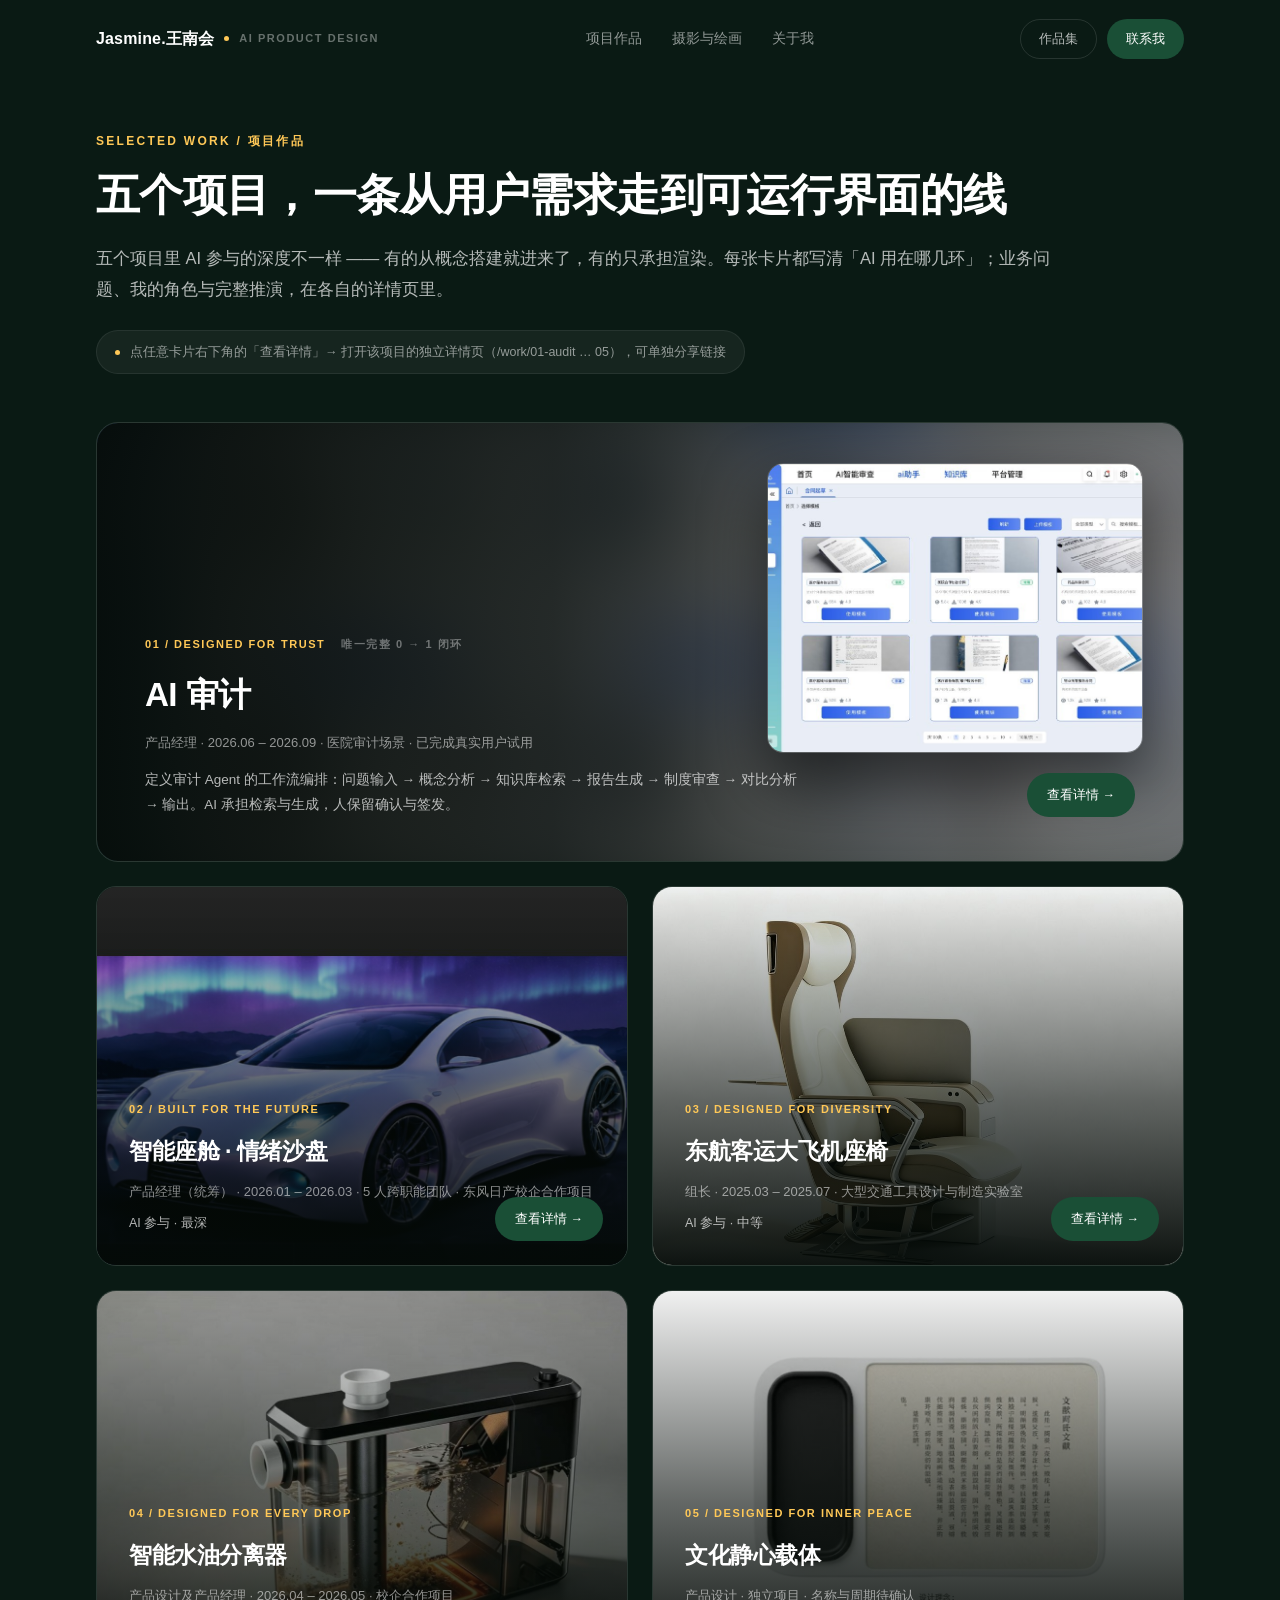
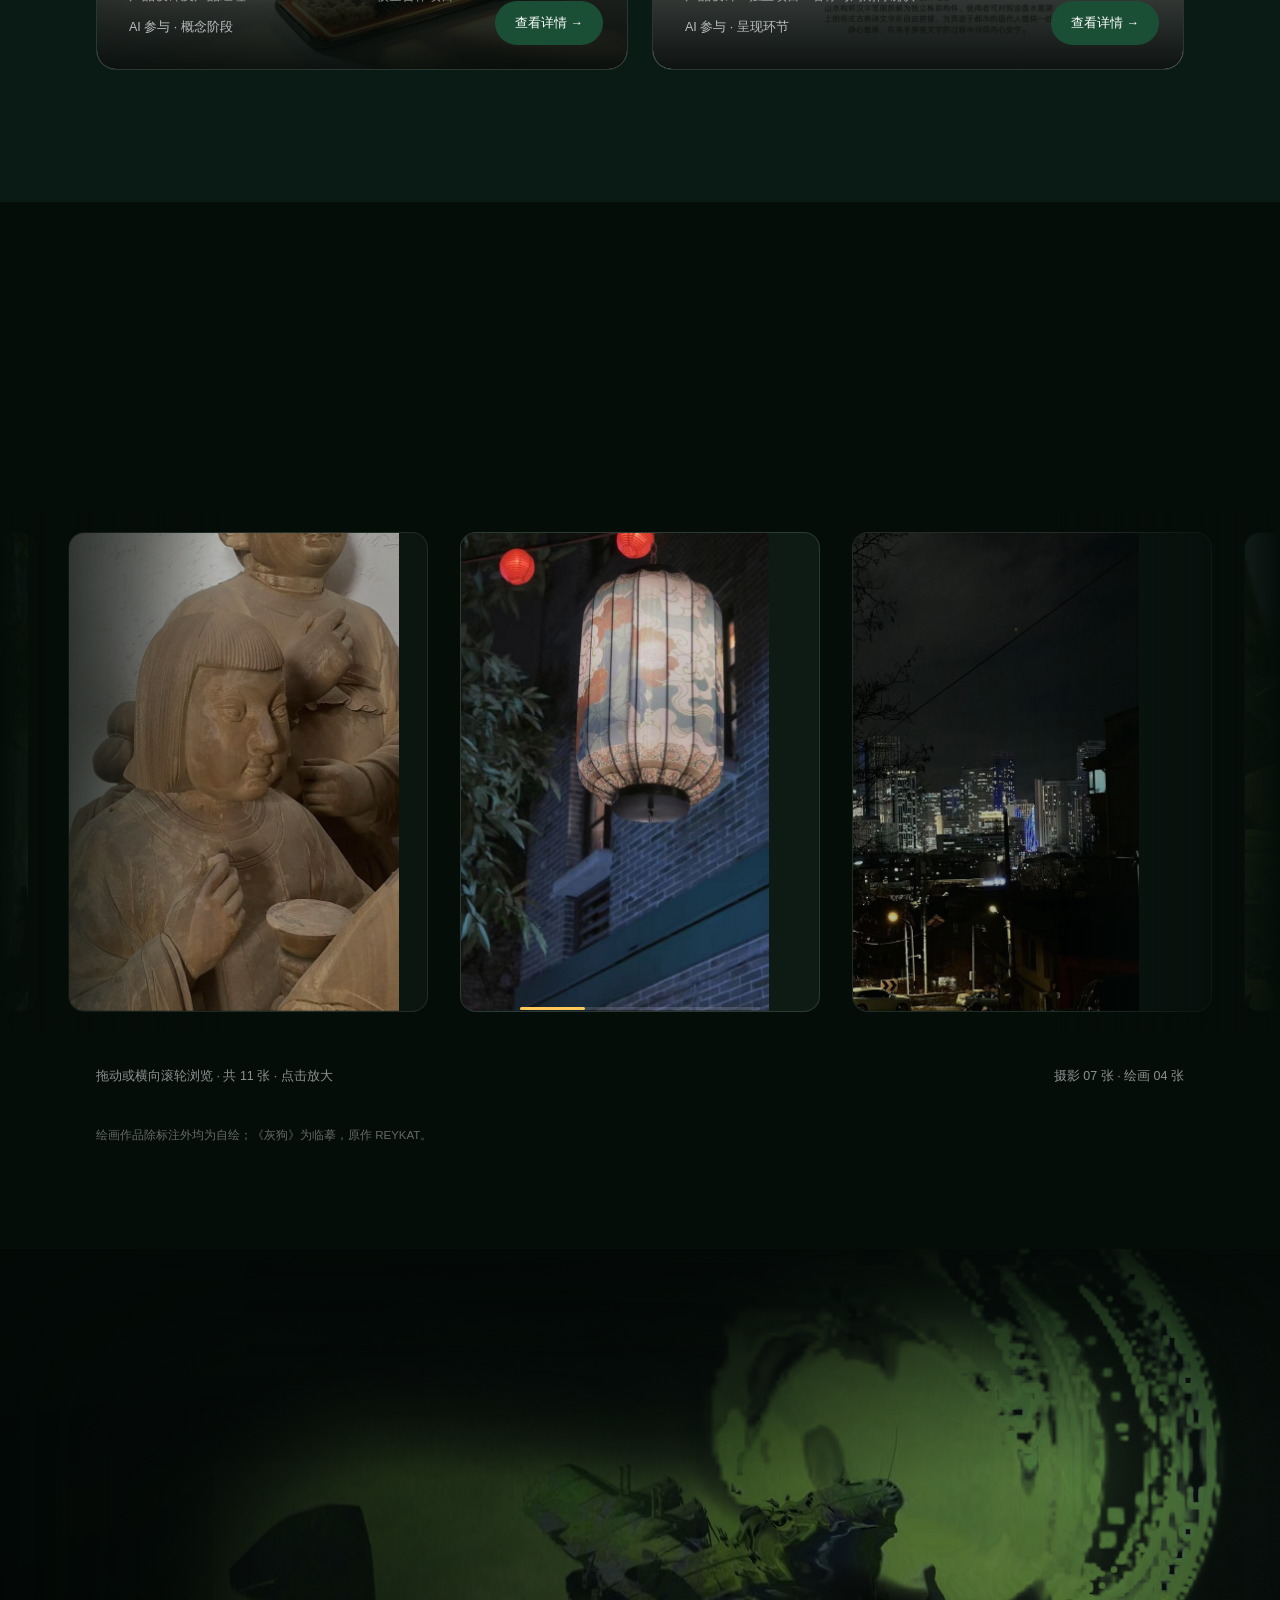
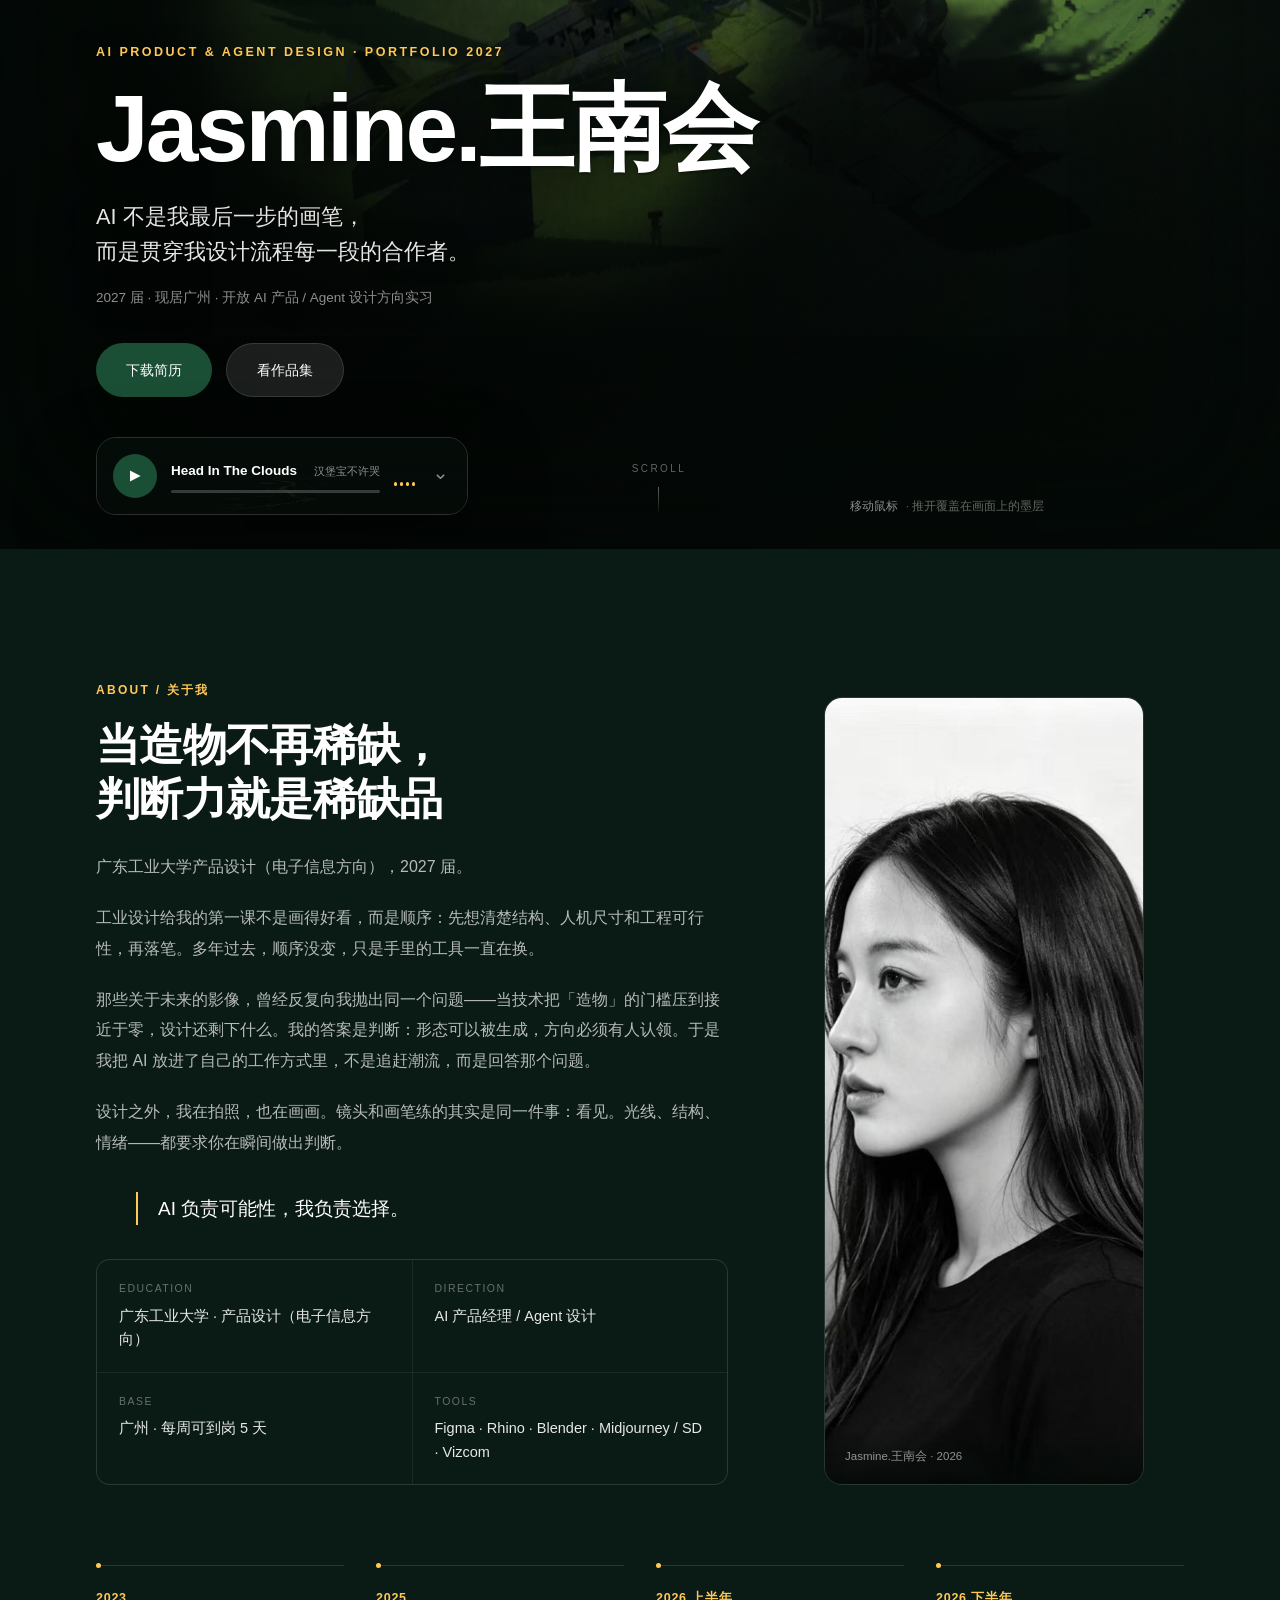
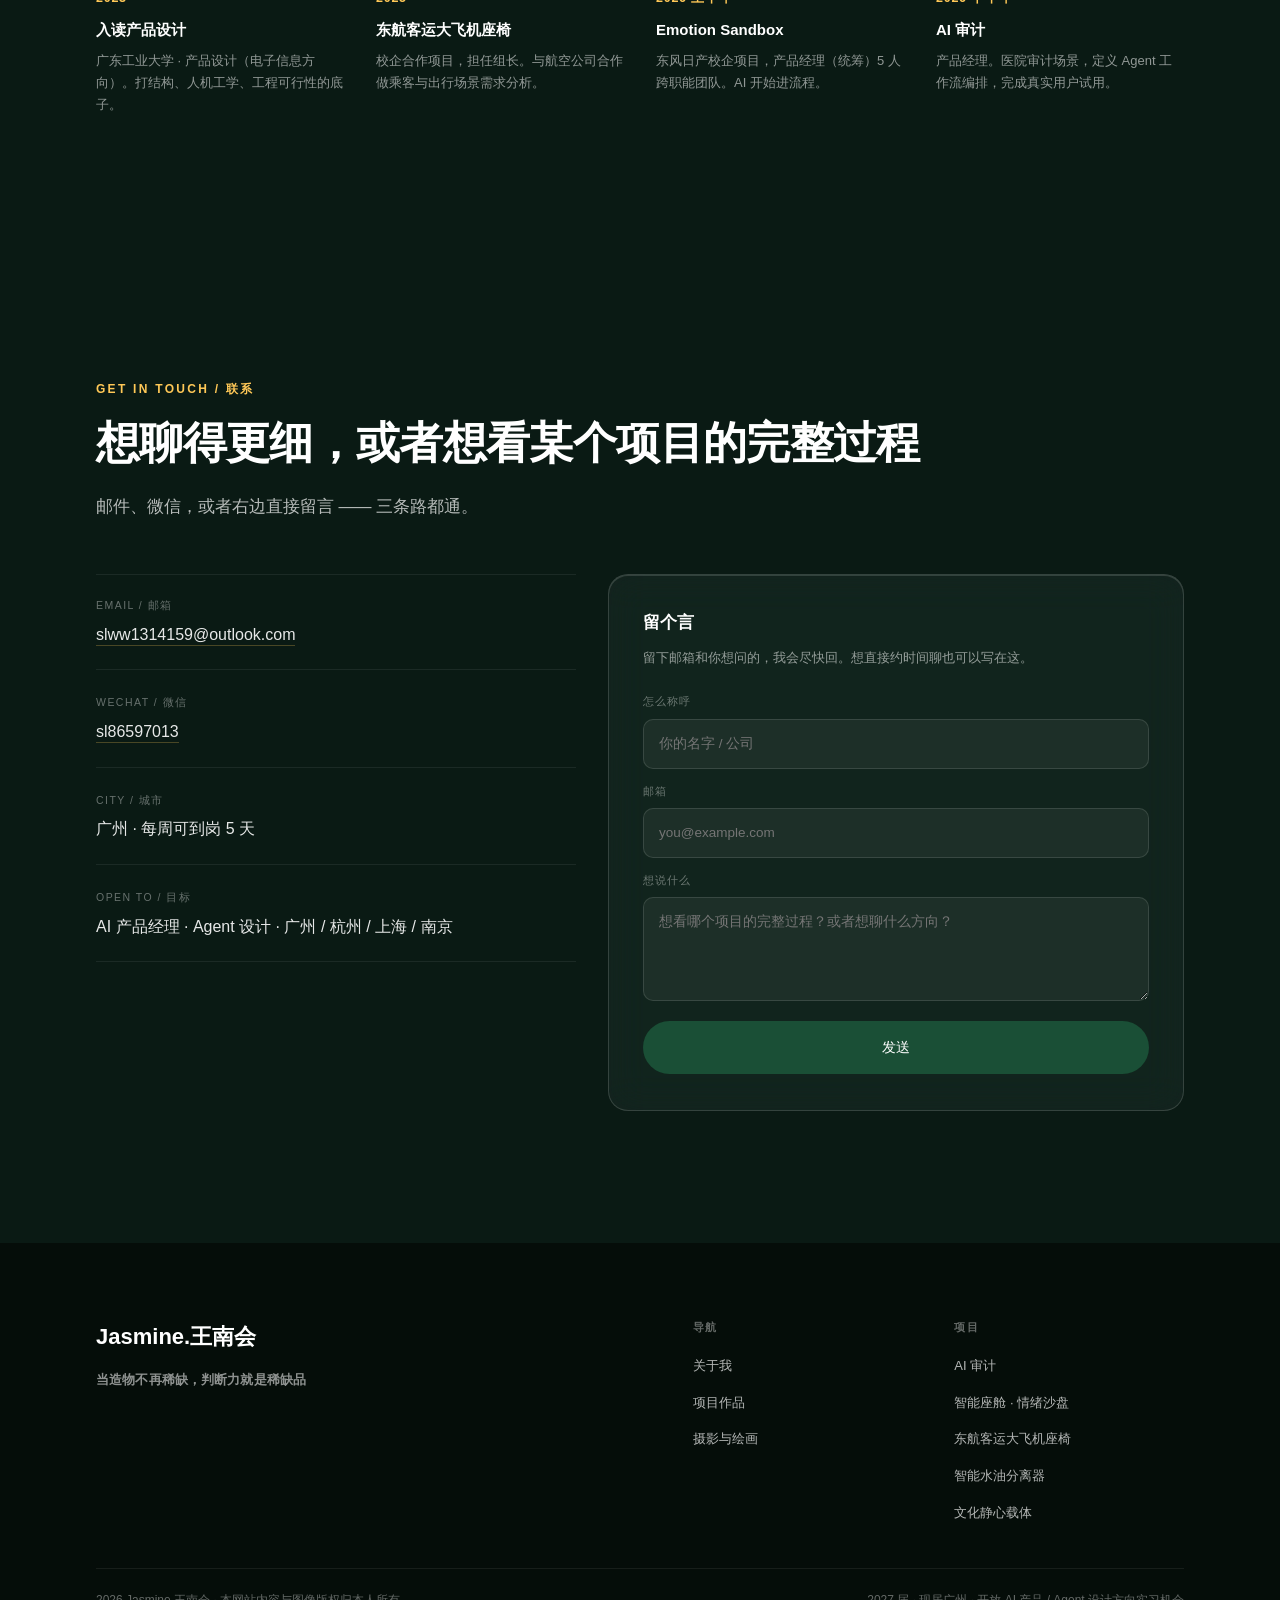
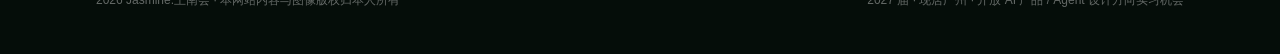
<file: index.html>
<!DOCTYPE html>
<html lang="zh-CN">
<head>
<meta charset="UTF-8">
<meta name="viewport" content="width=device-width, initial-scale=1">
<title>Jasmine.王南会 · AI 产品设计作品集 2026</title>
<meta name="description" content="Jasmine.王南会 — 2027 届，AI 产品 / Agent 设计方向。AI 负责可能性，我负责选择。">
<link rel="icon" href="data:image/svg+xml,%3Csvg xmlns='http://www.w3.org/2000/svg' viewBox='0 0 32 32'%3E%3Crect width='32' height='32' rx='8' fill='%230A1A14'/%3E%3Cpath d='M6 10.5 10.5 22 16 13.5 21.5 22 26 10.5' fill='none' stroke='%23FFC857' stroke-width='2.6' stroke-linecap='round' stroke-linejoin='round'/%3E%3C/svg%3E">
<meta name="theme-color" content="#0A1A14">
<meta property="og:type" content="website">
<meta property="og:site_name" content="Jasmine.王南会 · AI 产品设计作品集">
<meta property="og:locale" content="zh_CN">
<meta property="og:title" content="Jasmine.王南会 · AI 产品设计作品集 2026">
<meta property="og:description" content="AI 负责可能性，我负责选择。2027 届 · 产品设计（电子信息方向），开放 AI 产品 / Agent 设计方向实习。">
<meta property="og:url" content="https://wnagtu-ux.github.io/">
<meta property="og:image" content="https://wnagtu-ux.github.io/assets/img/hero-field.jpg">
<meta property="og:image:width" content="1200">
<meta property="og:image:height" content="557">
<meta property="og:image:alt" content="Jasmine.王南会 · AI 产品设计作品集">
<meta name="twitter:card" content="summary_large_image">
<meta name="twitter:title" content="Jasmine.王南会 · AI 产品设计作品集 2026">
<meta name="twitter:description" content="AI 负责可能性，我负责选择。2027 届 · 产品设计（电子信息方向）。">
<meta name="twitter:image" content="https://wnagtu-ux.github.io/assets/img/hero-field.jpg">
<link rel="stylesheet" href="assets/css/site.css">
<style>
  .bento__cover--blur img{ filter:blur(38px) saturate(1.15) brightness(.52); transform:scale(1.18); }
</style>
<noscript><style>.rv{opacity:1 !important;transform:none !important}</style></noscript>
<style>.personal-zone{scroll-margin-top:90px}#top{scroll-margin-top:0}</style>
</head>
<body>

<!-- ===================== NAV ===================== -->
<header class="nav" id="nav">
  <div class="nav__in">
    <a class="nav__brand" href="#top">
      <span>Jasmine.王南会</span><i class="nav__dot"></i><span class="nav__tag">AI Product Design</span>
    </a>
    <nav class="nav__links">
      <a class="nav__link" href="#work">项目作品</a>
      <a class="nav__link" href="#photo">摄影与绘画</a>
      <a class="nav__link" href="#profile">关于我</a>
    </nav>
    <div class="nav__acts">
      <a class="pill" href="#work">作品集</a>
      <a class="pill pill--solid" href="#contact">联系我</a>
      <button class="nav__burger" aria-label="菜单"><i></i><i></i></button>
    </div>
  </div>
</header>

<main id="top">
<!-- ===================== 项目作品 ===================== -->
<section class="section" id="work">
  <div class="wrap">
    <div class="rv">
      <div class="eyebrow">SELECTED WORK / 项目作品</div>
      <h1 class="h2">五个项目，一条从用户需求走到可运行界面的线</h1>
      <p class="lead">五个项目里 AI 参与的深度不一样 —— 有的从概念搭建就进来了，有的只承担渲染。每张卡片都写清「AI 用在哪几环」；业务问题、我的角色与完整推演，在各自的详情页里。</p>
      <div class="hintbar"><i></i><span>点任意卡片右下角的「查看详情」→ 打开该项目的独立详情页（/work/01-audit … 05），可单独分享链接</span></div>
    </div>

    <div class="bento">
      <!-- 01 宽卡 -->
      <a class="bento__wide rv" href="work/01-audit.html">
        <div class="bento__cover bento__cover--blur"><img src="assets/img/cover-01.jpg" alt="AI 审计产品界面"></div>
        <div class="bento__ov"></div>
        <div class="bento__shot"><img src="assets/img/cover-01.jpg" alt="审计界面"></div>
        <div class="bento__body">
          <div class="bento__row"><span class="bento__claim">01 / DESIGNED FOR TRUST</span><span class="bento__depth">唯一完整 0 → 1 闭环</span></div>
          <h3 class="bento__title">AI 审计</h3>
          <p class="bento__meta">产品经理 · 2026.06 – 2026.09 · 医院审计场景 · 已完成真实用户试用</p>
          <p class="bento__desc">定义审计 Agent 的工作流编排：问题输入 → 概念分析 → 知识库检索 → 报告生成 → 制度审查 → 对比分析 → 输出。AI 承担检索与生成，人保留确认与签发。</p>
        </div>
        <span class="bento__go">查看详情 →</span>
      </a>

      <!-- 02 -->
      <a class="bento__sm rv" href="work/02-cockpit.html">
        <div class="bento__cover"><img src="assets/img/cover-02.jpg" alt="智能座舱外观渲染"></div>
        <div class="bento__ov"></div>
        <div class="bento__body">
          <div class="bento__row"><span class="bento__claim">02 / BUILT FOR THE FUTURE</span></div>
          <h3 class="bento__title">智能座舱 · 情绪沙盘</h3>
          <p class="bento__meta">产品经理（统筹） · 2026.01 – 2026.03 · 5 人跨职能团队 · 东风日产校企合作项目</p>
          <p class="bento__desc">AI 参与 · 最深</p>
        </div>
        <span class="bento__go">查看详情 →</span>
      </a>

      <!-- 03 -->
      <a class="bento__sm rv" href="work/03-seat.html">
        <div class="bento__cover"><img src="assets/img/cover-03.jpg" alt="东航客运大飞机座椅"></div>
        <div class="bento__ov"></div>
        <div class="bento__body">
          <div class="bento__row"><span class="bento__claim">03 / DESIGNED FOR DIVERSITY</span></div>
          <h3 class="bento__title">东航客运大飞机座椅</h3>
          <p class="bento__meta">组长 · 2025.03 – 2025.07 · 大型交通工具设计与制造实验室</p>
          <p class="bento__desc">AI 参与 · 中等</p>
        </div>
        <span class="bento__go">查看详情 →</span>
      </a>

      <!-- 04 -->
      <a class="bento__sm rv" href="work/04-separator.html">
        <div class="bento__cover"><img src="assets/img/cover-04.jpg" alt="智能水油分离器"></div>
        <div class="bento__ov"></div>
        <div class="bento__body">
          <div class="bento__row"><span class="bento__claim">04 / DESIGNED FOR EVERY DROP</span></div>
          <h3 class="bento__title">智能水油分离器</h3>
          <p class="bento__meta">产品设计及产品经理 · 2026.04 – 2026.05 · 校企合作项目</p>
          <p class="bento__desc">AI 参与 · 概念阶段</p>
        </div>
        <span class="bento__go">查看详情 →</span>
      </a>

      <!-- 05 -->
      <a class="bento__sm rv" href="work/05-culture.html">
        <div class="bento__cover"><img src="assets/img/cover-05.jpg" alt="文化静心载体"></div>
        <div class="bento__ov"></div>
        <div class="bento__body">
          <div class="bento__row"><span class="bento__claim">05 / DESIGNED FOR INNER PEACE</span></div>
          <h3 class="bento__title">文化静心载体</h3>
          <p class="bento__meta">产品设计 · 独立项目 · 名称与周期待确认</p>
          <p class="bento__desc">AI 参与 · 呈现环节</p>
        </div>
        <span class="bento__go">查看详情 →</span>
      </a>
    </div>
  </div>
</section>

<!-- ===================== 摄影与绘画 ===================== -->
<section class="photo" id="photo">
  <div class="photo__head">
    <div class="wrap rv">
      <div class="eyebrow" style="color:var(--gold)">PHOTOGRAPHY &amp; PAINTING / 摄影与绘画</div>
      <h2 class="h2">镜头和画笔练的是同一件事 —— 看见</h2>
      <p class="lead">光线、结构、情绪，都要求在瞬间做出判断。这里放的只是其中一部分。</p>
    </div>
  </div>

  <div class="carousel" id="carousel">
    <div class="carousel__track">
      <div class="plane" data-i="0"><img class="plane__img" src="assets/img/plane-01.jpg" alt="落羽杉"><div class="plane__cap">01　落羽杉 · 摄影</div></div>
      <div class="plane" data-i="1"><img class="plane__img" src="assets/img/plane-02.jpg" alt="木雕造像"><div class="plane__cap">02　木雕造像 · 摄影</div></div>
      <div class="plane" data-i="2"><img class="plane__img" src="assets/img/plane-03.jpg" alt="灯笼"><div class="plane__cap">03　灯笼 · 摄影</div></div>
      <div class="plane" data-i="3"><img class="plane__img" src="assets/img/plane-04.jpg" alt="夜色城市"><div class="plane__cap">04　夜色城市 · 摄影</div></div>
      <div class="plane" data-i="4"><img class="plane__img" src="assets/img/plane-05.jpg" alt="花园雕塑"><div class="plane__cap">05　花园雕塑 · 绘画</div></div>
      <div class="plane" data-i="5"><img class="plane__img" src="assets/img/plane-06.jpg" alt="白衣背影"><div class="plane__cap">06　白衣背影 · 绘画</div></div>
      <div class="plane" data-i="6"><img class="plane__img" src="assets/img/plane-07.jpg" alt="雪地"><div class="plane__cap">07　雪地 · 摄影</div></div>
      <div class="plane" data-i="7"><img class="plane__img" src="assets/img/plane-08.jpg" alt="长椅读书"><div class="plane__cap">08　长椅读书 · 摄影</div></div>
      <div class="plane" data-i="8"><img class="plane__img" src="assets/img/plane-09.jpg" alt="烟囱与蒸汽"><div class="plane__cap">09　烟囱与蒸汽 · 摄影</div></div>
      <div class="plane" data-i="9"><img class="plane__img" src="assets/img/plane-10.jpg" alt="灰狗"><div class="plane__cap">10　灰狗 · 绘画（临摹，原作 REYKAT）</div></div>
      <div class="plane" data-i="10"><img class="plane__img" src="assets/img/plane-11.jpg" alt="猫"><div class="plane__cap">11　猫 · 绘画</div></div>
    </div>
    <div class="carousel__fade carousel__fade--l"></div>
    <div class="carousel__fade carousel__fade--r"></div>
    <div class="carousel__rail"><div class="carousel__fill"></div></div>
  </div>

  <div class="photo__foot">
    <div class="wrap">
      <div class="photo__row">
        <span>拖动或横向滚轮浏览 · 共 11 张 · 点击放大</span>
        <span>摄影 07 张 · 绘画 04 张</span>
      </div>
      <p class="footnote">绘画作品除标注外均为自绘；《灰狗》为临摹，原作 REYKAT。</p>
      <!-- 实现记录（不对外显示）：视差轮播 · 画片 360×480 · gap 32 · radius 16 · 竖向视差 0.40 · uvScale 0.85 · lerp 0.08 · wheelSensitivity 1.0 · dragSensitivity 1.4 · pauseOnHover · showProgress -->
    </div>
  </div>
</section>

<div class="personal-zone" id="profile" aria-labelledby="profileName">
<!-- ===================== HERO ===================== -->
<section class="hero" id="hero">
  <div class="hero__stage">
    <!-- 静态底层：WebGL 不可用时它就是全部 -->
    <img class="hero__base" src="assets/img/hero-field.jpg" alt="草原上停着的一架废弃运输机">
    <canvas class="hero__canvas" id="revealCanvas"></canvas>
    <div class="hero__tint"></div>
    <div class="hero__scrim"></div>
    <div class="hero__grade"></div>
  </div>

  <div class="hero__body" id="profileIntro">
    <div class="hero__inner">
      <div class="hero__eyebrow">AI Product &amp; Agent Design · Portfolio 2027</div>
      <h2 class="hero__name" id="profileName">Jasmine.王南会</h2>
      <p class="hero__claim">AI 不是我最后一步的画笔，<br>而是贯穿我设计流程每一段的合作者。</p>
      <p class="hero__meta">2027 届 · 现居广州 · 开放 AI 产品 / Agent 设计方向实习</p>
      <div class="hero__btns">
        <a class="btn btn--solid" href="assets/resume/wangnanhui-resume-ai-pm-2027.pdf" download>下载简历</a>
        <a class="btn btn--ghost" href="#work">看作品集</a>
      </div>
    </div>
  </div>

  <div class="hero__foot">
    <div class="wrap">
      <!-- 音乐坞 · Shader Card -->
      <div class="dock" id="dock">
        <div class="dock__shader"><canvas></canvas></div>
        <div class="dock__glow"></div>
        <div class="dock__ui">
          <div class="dock__bar">
            <button class="dock__play" aria-label="播放">
              <svg viewBox="0 0 14 14"><path d="M2 1.4 12.6 7 2 12.6z"/></svg>
            </button>
            <div class="dock__info">
              <div class="dock__row">
                <span class="dock__title">Head In The Clouds</span>
                <span class="dock__artist">汉堡宝不许哭</span>
              </div>
              <div class="dock__bar-track"><div class="dock__bar-fill"></div></div>
            </div>
            <div class="dock__eq"><i></i><i></i><i></i><i></i></div>
            <button class="dock__toggle" aria-label="展开">
              <svg viewBox="0 0 12 12"><path d="M2 4.2 6 8 10 4.2"/></svg>
            </button>
          </div>
          <div class="dock__panel">
            <div>
              <div class="dock__panel-in">
                <div class="wave">
                  <i></i><i></i><i></i><i></i><i></i><i></i><i></i><i></i><i></i><i></i>
                  <i></i><i></i><i></i><i></i><i></i><i></i><i></i><i></i><i></i><i></i>
                  <i></i><i></i><i></i><i></i><i></i><i></i><i></i><i></i>
                </div>
                <div class="dock__vol">
                  <svg viewBox="0 0 14 14"><path d="M2 5h2.6L8 2.4v9.2L4.6 9H2z"/><path d="M10.4 4.6a3.6 3.6 0 0 1 0 4.8"/></svg>
                  <div class="dock__vol-track"><div class="dock__vol-fill"></div></div>
                  <span class="dock__vol-num">60</span>
                </div>
                <div class="dock__div"></div>
                <div class="dock__plist">
                  <div class="dock__track cur" data-i="0"><b>Head In The Clouds</b><time>3:04</time></div>
                </div>
                <!-- 音频放在 assets/audio/，曲目表见 site.js 的 TRACKS -->
              </div>
            </div>
          </div>
        </div>
        <audio id="dockAudio" preload="none" src="assets/audio/head-in-the-clouds.mp3"></audio>
      </div>

      <div class="scrollcue"><span>SCROLL</span><i></i></div>
      <div class="hint-drag"><b>移动鼠标</b> · 推开覆盖在画面上的墨层</div>
    </div>
  </div>
</section>

<!-- ===================== 关于我 ===================== -->
<section class="section" id="about">
  <div class="wrap">
    <div class="about__row">
      <div class="about__body rv">
        <div class="eyebrow">About / 关于我</div>
        <h2 class="h2">当造物不再稀缺，<br>判断力就是稀缺品</h2>
        <p style="margin-top:26px">广东工业大学产品设计（电子信息方向），2027 届。</p>
        <p>工业设计给我的第一课不是画得好看，而是顺序：先想清楚结构、人机尺寸和工程可行性，再落笔。多年过去，顺序没变，只是手里的工具一直在换。</p>
        <p>那些关于未来的影像，曾经反复向我抛出同一个问题——当技术把「造物」的门槛压到接近于零，设计还剩下什么。我的答案是判断：形态可以被生成，方向必须有人认领。于是我把 AI 放进了自己的工作方式里，不是追赶潮流，而是回答那个问题。</p>
        <p>设计之外，我在拍照，也在画画。镜头和画笔练的其实是同一件事：看见。光线、结构、情绪——都要求你在瞬间做出判断。</p>
        <blockquote class="about__q">
          <p>AI 负责可能性，我负责选择。</p>
        </blockquote>
        <dl class="about__facts">
          <div class="about__fact"><dt>Education</dt><dd>广东工业大学 · 产品设计（电子信息方向）</dd></div>
          <div class="about__fact"><dt>Direction</dt><dd>AI 产品经理 / Agent 设计</dd></div>
          <div class="about__fact"><dt>Base</dt><dd>广州 · 每周可到岗 5 天</dd></div>
          <div class="about__fact"><dt>Tools</dt><dd>Figma · Rhino · Blender · Midjourney / SD · Vizcom</dd></div>
        </dl>
      </div>
      <figure class="about__photo rv">
        <img src="assets/img/portrait.jpg" alt="Jasmine.王南会 肖像">
        <figcaption>Jasmine.王南会 · 2026</figcaption>
      </figure>
    </div>

    <div class="timeline rv">
      <div class="tl"><div class="tl__yr">2023</div><div class="tl__t">入读产品设计</div><p class="tl__d">广东工业大学 · 产品设计（电子信息方向）。打结构、人机工学、工程可行性的底子。</p></div>
      <div class="tl"><div class="tl__yr">2025</div><div class="tl__t">东航客运大飞机座椅</div><p class="tl__d">校企合作项目，担任组长。与航空公司合作做乘客与出行场景需求分析。</p></div>
      <div class="tl"><div class="tl__yr">2026 上半年</div><div class="tl__t">Emotion Sandbox</div><p class="tl__d">东风日产校企项目，产品经理（统筹）5 人跨职能团队。AI 开始进流程。</p></div>
      <div class="tl"><div class="tl__yr">2026 下半年</div><div class="tl__t">AI 审计</div><p class="tl__d">产品经理。医院审计场景，定义 Agent 工作流编排，完成真实用户试用。</p></div>
    </div>
  </div>
</section>

<!-- ===================== 联系 ===================== -->
<section class="section" id="contact">
  <div class="wrap">
    <div class="rv">
      <div class="eyebrow">GET IN TOUCH / 联系</div>
      <h2 class="h2">想聊得更细，或者想看某个项目的完整过程</h2>
      <p class="lead">邮件、微信，或者右边直接留言 —— 三条路都通。</p>
    </div>

    <div class="contact__row rv">
      <div class="contact__list">
        <div class="contact__item">
          <div class="contact__label">Email / 邮箱</div>
          <div class="contact__val"><a href="mailto:slww1314159@outlook.com">slww1314159@outlook.com</a></div>
        </div>
        <div class="contact__item">
          <div class="contact__label">Wechat / 微信</div>
          <div class="contact__val"><a href="#contact" data-copy="sl86597013" title="点击复制微信号">sl86597013</a></div>
        </div>
        <div class="contact__item">
          <div class="contact__label">City / 城市</div>
          <div class="contact__val">广州 · 每周可到岗 5 天</div>
        </div>
        <div class="contact__item">
          <div class="contact__label">Open To / 目标</div>
          <div class="contact__val">AI 产品经理 · Agent 设计 · 广州 / 杭州 / 上海 / 南京</div>
        </div>
      </div>

      <div class="contact__card glass">
        <h3>留个言</h3>
        <p>留下邮箱和你想问的，我会尽快回。想直接约时间聊也可以写在这。</p>
        <form class="contact__form" id="contactForm">
          <div class="field"><label for="c1">怎么称呼</label><input id="c1" type="text" placeholder="你的名字 / 公司" required></div>
          <div class="field"><label for="c2">邮箱</label><input id="c2" type="email" placeholder="you@example.com" required></div>
          <div class="field"><label for="c3">想说什么</label><textarea id="c3" placeholder="想看哪个项目的完整过程？或者想聊什么方向？"></textarea></div>
          <button class="btn btn--solid" type="submit">发送</button>
          <p class="contact__ok" id="contactOk"></p>
        </form>
      </div>
    </div>
  </div>
</section>

</div>
</main>
<!-- ===================== 页脚 ===================== -->
<footer class="footer">
  <div class="wrap">
    <div class="footer__top">
      <div class="footer__brand">
        <h3>Jasmine.王南会</h3>
        <p class="footer__slogan">当造物不再稀缺，判断力就是稀缺品</p>
      </div>
      <div class="footer__cols">
        <div class="footer__col">
          <h4>导航</h4>
          <ul>
            <li><a href="#profile">关于我</a></li>
            <li><a href="#work">项目作品</a></li>
            <li><a href="#photo">摄影与绘画</a></li>
          </ul>
        </div>
        <div class="footer__col">
          <h4>项目</h4>
          <ul>
            <li><a href="work/01-audit.html">AI 审计</a></li>
            <li><a href="work/02-cockpit.html">智能座舱 · 情绪沙盘</a></li>
            <li><a href="work/03-seat.html">东航客运大飞机座椅</a></li>
            <li><a href="work/04-separator.html">智能水油分离器</a></li>
            <li><a href="work/05-culture.html">文化静心载体</a></li>
          </ul>
        </div>
      </div>
    </div>
    <div class="footer__div"></div>
    <div class="footer__bot">
      <span>2026 Jasmine.王南会 · 本网站内容与图像版权归本人所有</span>
      <span>2027 届 · 现居广州 · 开放 AI 产品 / Agent 设计方向实习机会</span>
    </div>
  </div>
</footer>

<!-- 灯箱 -->
<div class="lightbox" id="lightbox">
  <button class="lightbox__x" aria-label="关闭">✕</button>
  <div>
    <img id="lightboxImg" alt="">
    <div class="lightbox__cap" id="lightboxCap"></div>
  </div>
</div>

<script src="assets/js/shader-card.js"></script>
<script src="assets/js/fluid-reveal.js"></script>
<script src="assets/js/scroll-mask.js"></script>
<script src="assets/js/site.js"></script>
</body>
</html>
</file>
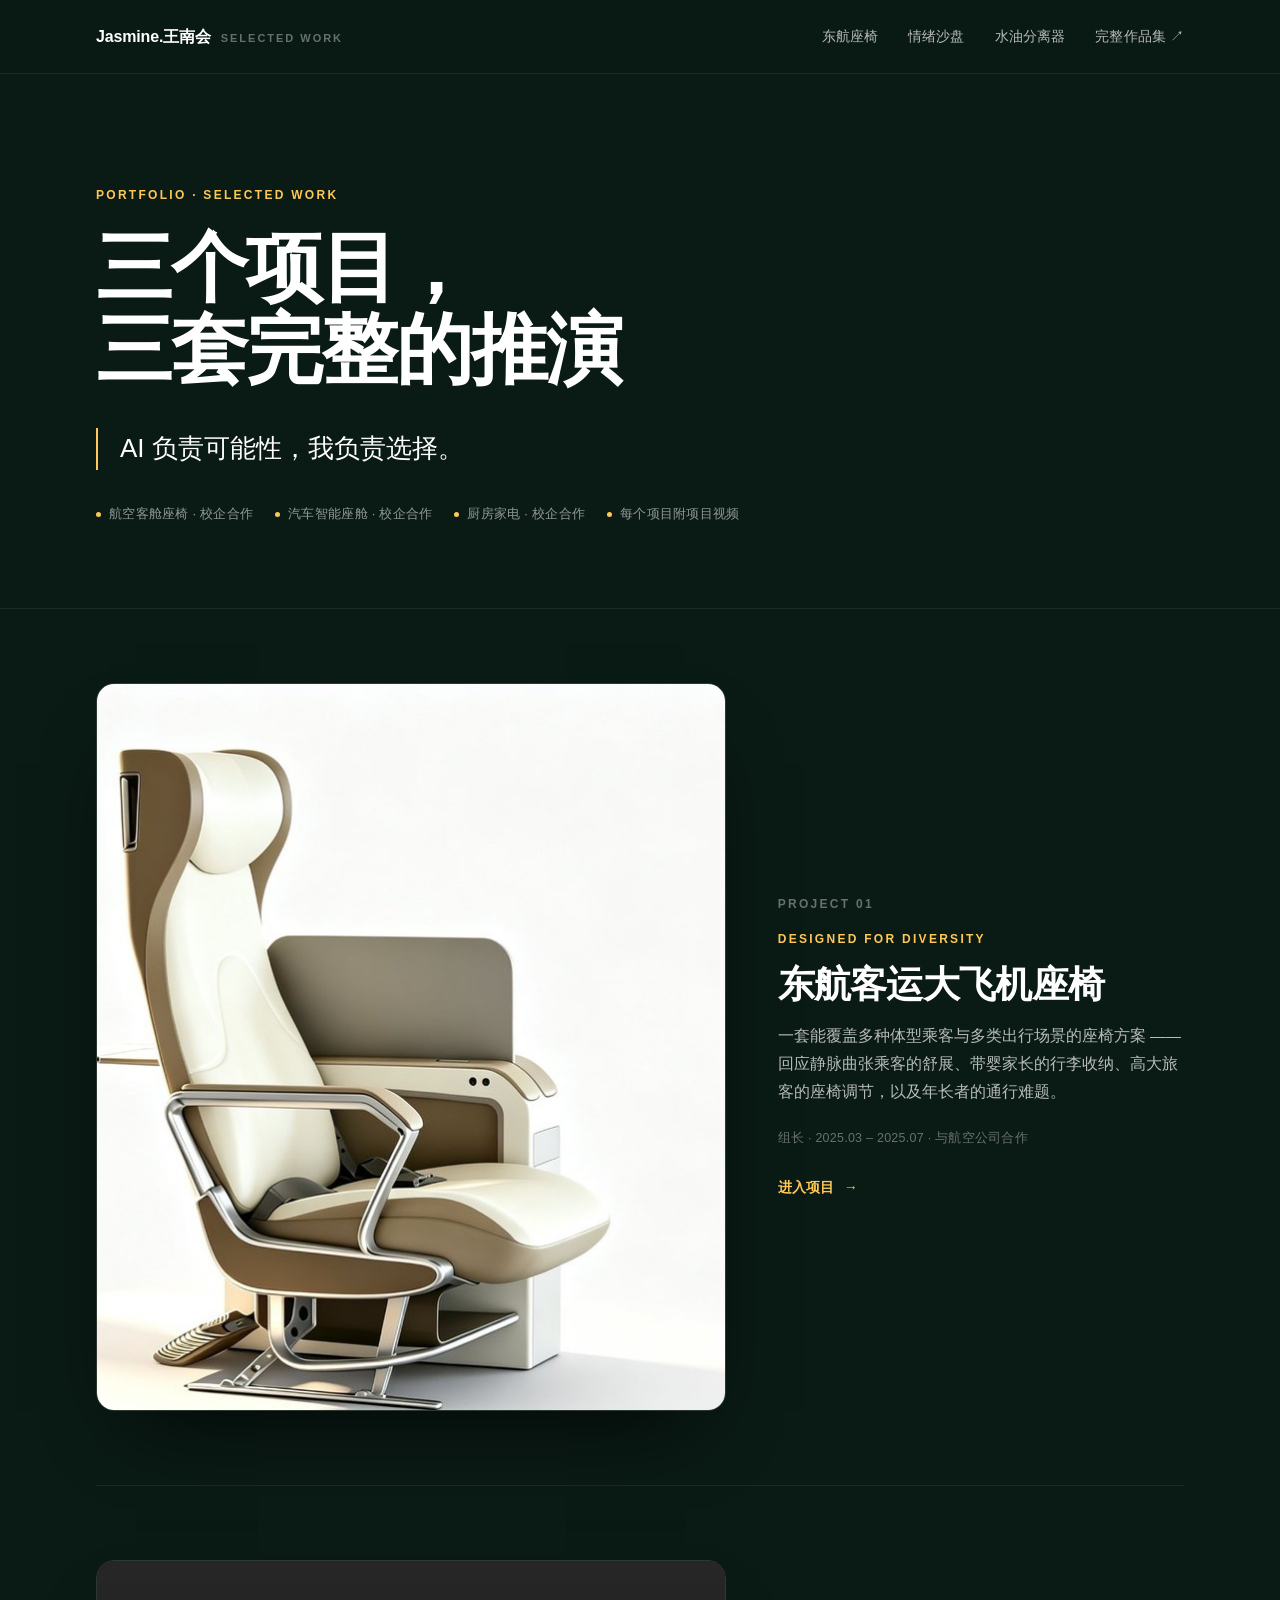
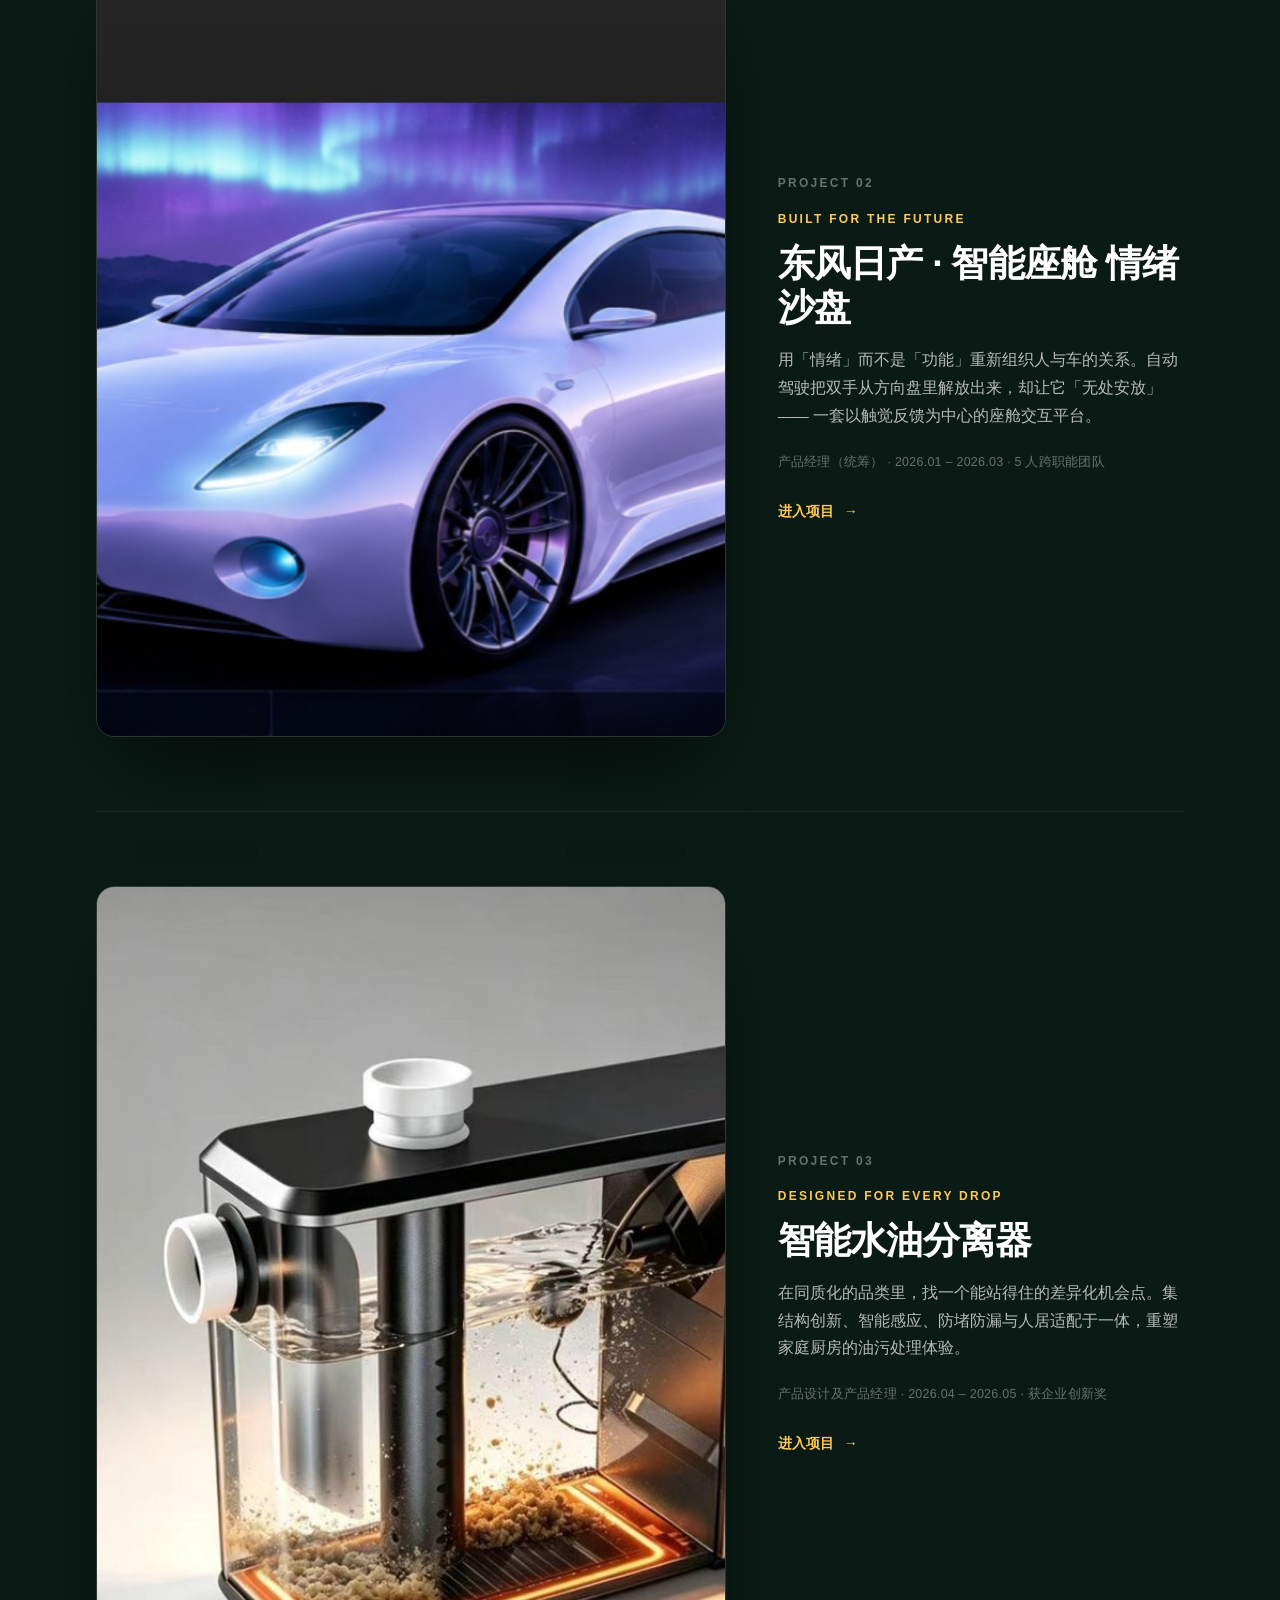
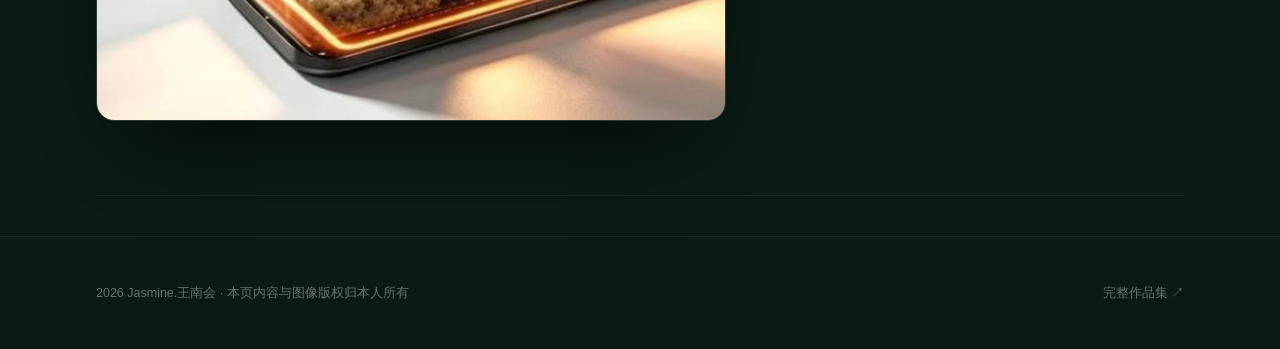
<file: projects/index.html>
<!DOCTYPE html>
<html lang="zh-CN">
<head>
<meta charset="UTF-8">
<meta name="viewport" content="width=device-width, initial-scale=1">
<title>Jasmine.王南会 · 三个项目</title>
<meta name="description" content="东航客运大飞机座椅 · 东风日产智能座舱情绪沙盘 · 智能水油分离器 —— 三个项目的完整推演与项目视频。">
<meta name="author" content="Jasmine.王南会">
<meta property="og:type" content="website">
<meta property="og:site_name" content="Jasmine.王南会 · 三个项目">
<meta property="og:locale" content="zh_CN">
<meta property="og:title" content="Jasmine.王南会 · 三个项目">
<meta property="og:description" content="东航客运大飞机座椅 · 东风日产智能座舱情绪沙盘 · 智能水油分离器 —— 三个项目的完整推演与项目视频。">
<!-- 上线后在此补 og:image（必须是绝对地址）：
<meta property="og:image" content="https://<你的域名>/assets/img/cover-03.jpg"> -->
<meta name="twitter:card" content="summary">
<meta name="twitter:title" content="Jasmine.王南会 · 三个项目">
<meta name="twitter:description" content="东航客运大飞机座椅 · 东风日产智能座舱情绪沙盘 · 智能水油分离器。">
<link rel="icon" href="data:image/svg+xml,%3Csvg xmlns='http://www.w3.org/2000/svg' viewBox='0 0 32 32'%3E%3Crect width='32' height='32' rx='8' fill='%230A1A14'/%3E%3Cpath d='M6 10.5 10.5 22 16 13.5 21.5 22 26 10.5' fill='none' stroke='%23FFC857' stroke-width='2.6' stroke-linecap='round' stroke-linejoin='round'/%3E%3C/svg%3E">
<link rel="stylesheet" href="assets/css/site.css">
<noscript><style>.rv{opacity:1 !important;transform:none !important}</style></noscript>
</head>
<body>

<!-- ===================== 导航 ===================== -->
<header class="nav">
  <a class="nav__brand" href="index.html">
    <b>Jasmine.王南会</b><span>Selected Work</span>
  </a>
  <nav class="nav__links" aria-label="项目导航">
    <a href="project/seat.html">东航座椅</a>
    <a href="project/cockpit.html">情绪沙盘</a>
    <a href="project/separator.html">水油分离器</a>
    <a href="https://wnagtu-ux.github.io/" target="_blank" rel="noopener">完整作品集 ↗</a>
  </nav>
</header>

<!-- ===================== Hero ===================== -->
<section class="hero">
  <div class="wrap">
    <div class="eyebrow">Portfolio · Selected Work</div>
    <h1 class="h1" style="margin-top:22px">三个项目，<br>三套完整的推演</h1>
    <p class="hero__thesis">AI 负责可能性，我负责选择。</p>
    <div class="hero__meta">
      <span><i></i>航空客舱座椅 · 校企合作</span>
      <span><i></i>汽车智能座舱 · 校企合作</span>
      <span><i></i>厨房家电 · 校企合作</span>
      <span><i></i>每个项目附项目视频</span>
    </div>
  </div>
</section>

<!-- ===================== 项目入口 ===================== -->
<section class="entries">

  <!-- 01 -->
  <a class="entry" href="project/seat.html">
    <div class="entry__media">
      <img src="assets/img/cover-03.jpg" alt="东航客运大飞机座椅方案主视觉" width="1400" height="728">
    </div>
    <div>
      <div class="entry__no">PROJECT 01</div>
      <div class="entry__en">Designed for Diversity</div>
      <h2 class="entry__t">东航客运大飞机座椅</h2>
      <p class="entry__d">一套能覆盖多种体型乘客与多类出行场景的座椅方案 —— 回应静脉曲张乘客的舒展、带婴家长的行李收纳、高大旅客的座椅调节，以及年长者的通行难题。</p>
      <div class="entry__meta">组长 · 2025.03 – 2025.07 · 与航空公司合作</div>
      <span class="entry__go">进入项目 <s>→</s></span>
    </div>
  </a>

  <!-- 02 -->
  <a class="entry" href="project/cockpit.html">
    <div class="entry__media">
      <img src="assets/img/cover-02.jpg" alt="东风日产智能座舱情绪沙盘主视觉" width="1177" height="777">
    </div>
    <div>
      <div class="entry__no">PROJECT 02</div>
      <div class="entry__en">Built for the Future</div>
      <h2 class="entry__t">东风日产 · 智能座舱 情绪沙盘</h2>
      <p class="entry__d">用「情绪」而不是「功能」重新组织人与车的关系。自动驾驶把双手从方向盘里解放出来，却让它「无处安放」—— 一套以触觉反馈为中心的座舱交互平台。</p>
      <div class="entry__meta">产品经理（统筹） · 2026.01 – 2026.03 · 5 人跨职能团队</div>
      <span class="entry__go">进入项目 <s>→</s></span>
    </div>
  </a>

  <!-- 03 -->
  <a class="entry" href="project/separator.html">
    <div class="entry__media">
      <img src="assets/img/cover-04.jpg" alt="智能水油分离器主视觉" width="1500" height="835">
    </div>
    <div>
      <div class="entry__no">PROJECT 03</div>
      <div class="entry__en">Designed for Every Drop</div>
      <h2 class="entry__t">智能水油分离器</h2>
      <p class="entry__d">在同质化的品类里，找一个能站得住的差异化机会点。集结构创新、智能感应、防堵防漏与人居适配于一体，重塑家庭厨房的油污处理体验。</p>
      <div class="entry__meta">产品设计及产品经理 · 2026.04 – 2026.05 · 获企业创新奖</div>
      <span class="entry__go">进入项目 <s>→</s></span>
    </div>
  </a>

</section>

<!-- ===================== 页脚 ===================== -->
<footer class="foot">
  <div class="wrap foot__row">
    <span>2026 Jasmine.王南会 · 本页内容与图像版权归本人所有</span>
    <a href="https://wnagtu-ux.github.io/" target="_blank" rel="noopener">完整作品集 ↗</a>
  </div>
</footer>

<script src="assets/js/site.js"></script>
</body>
</html>
</file>
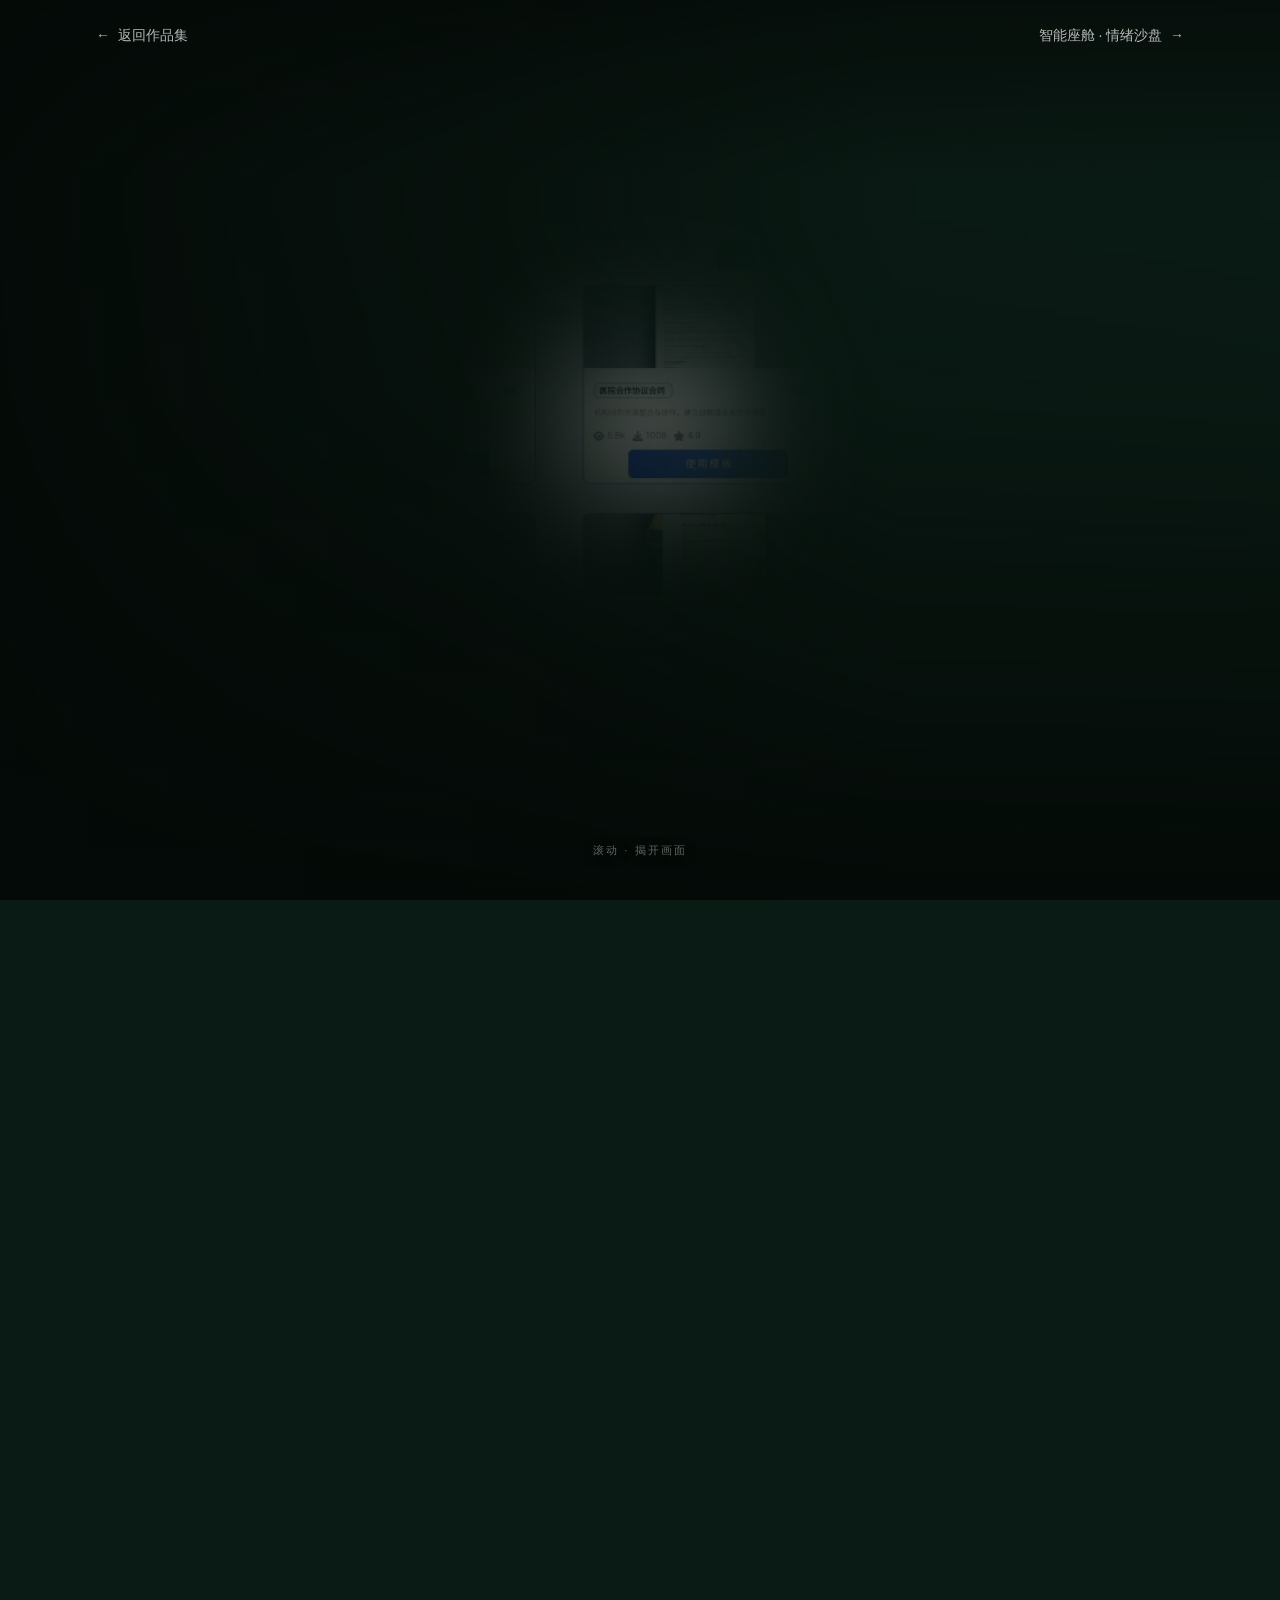
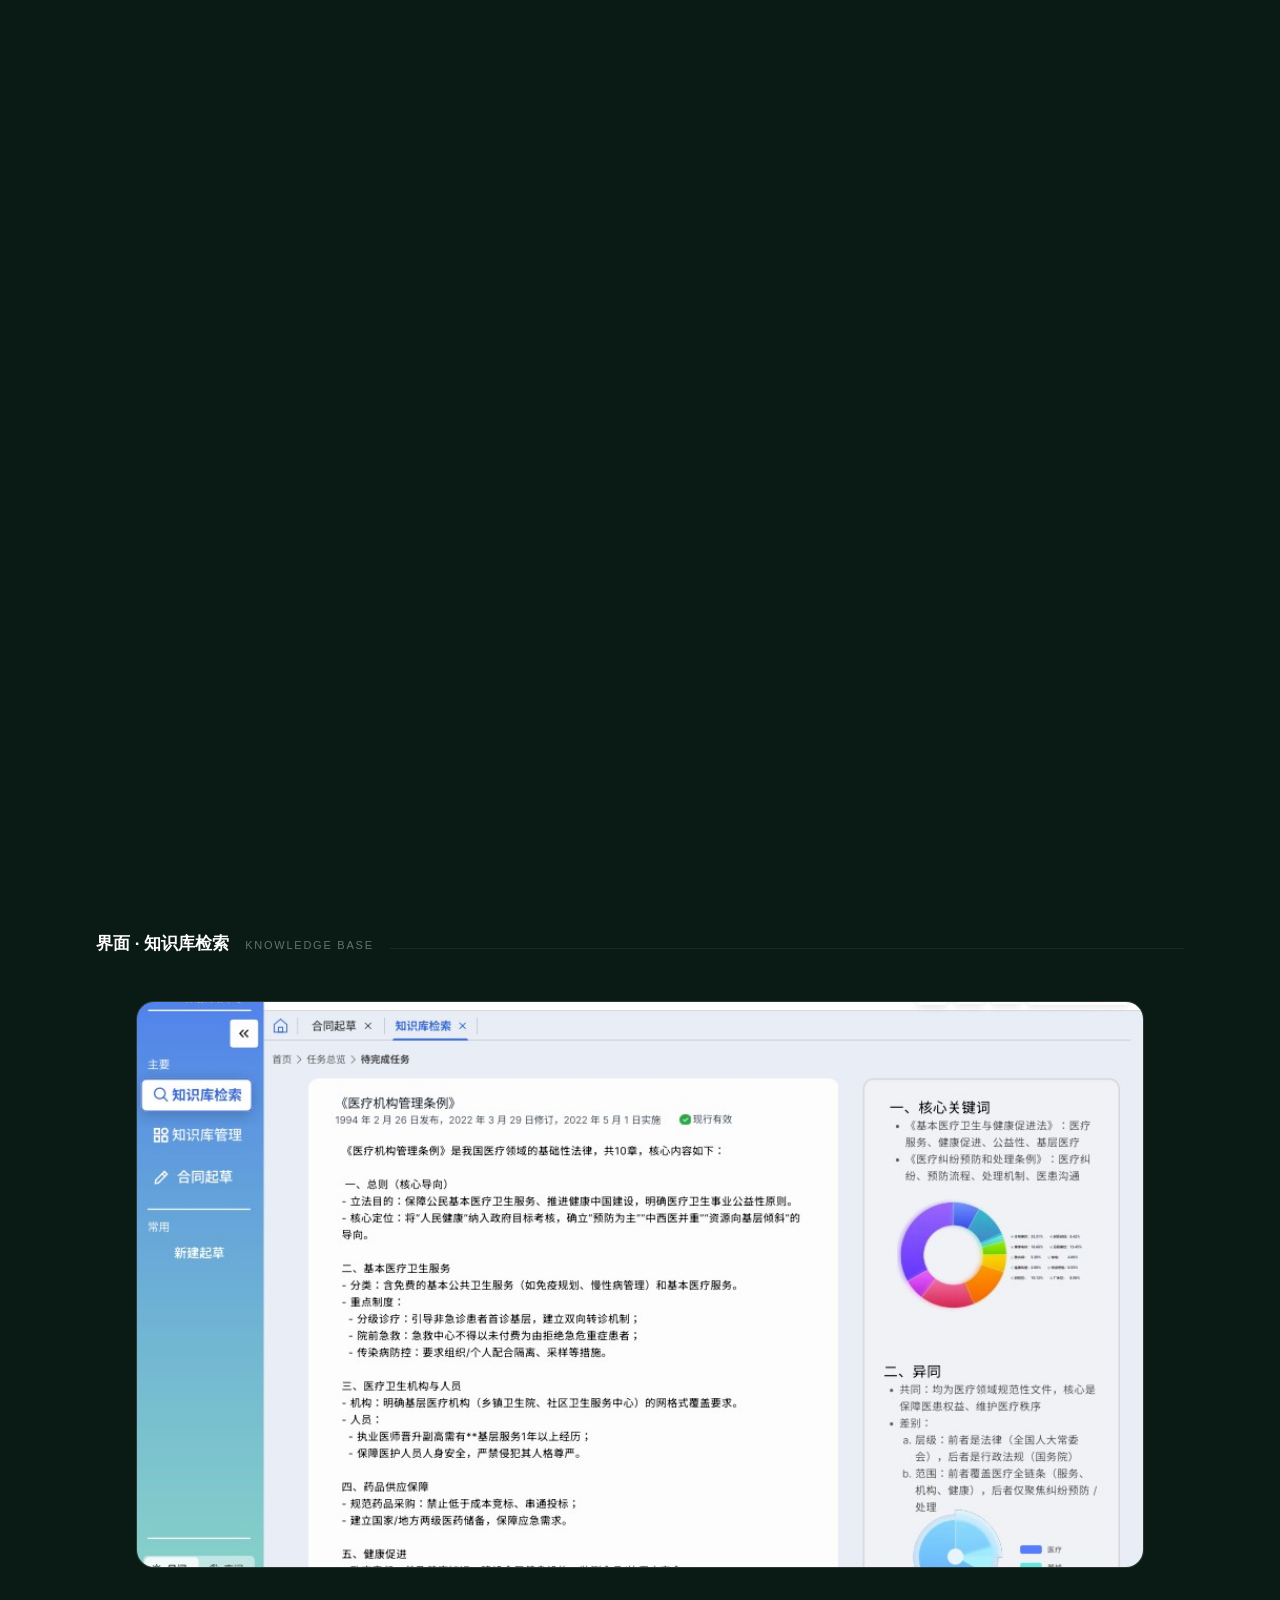
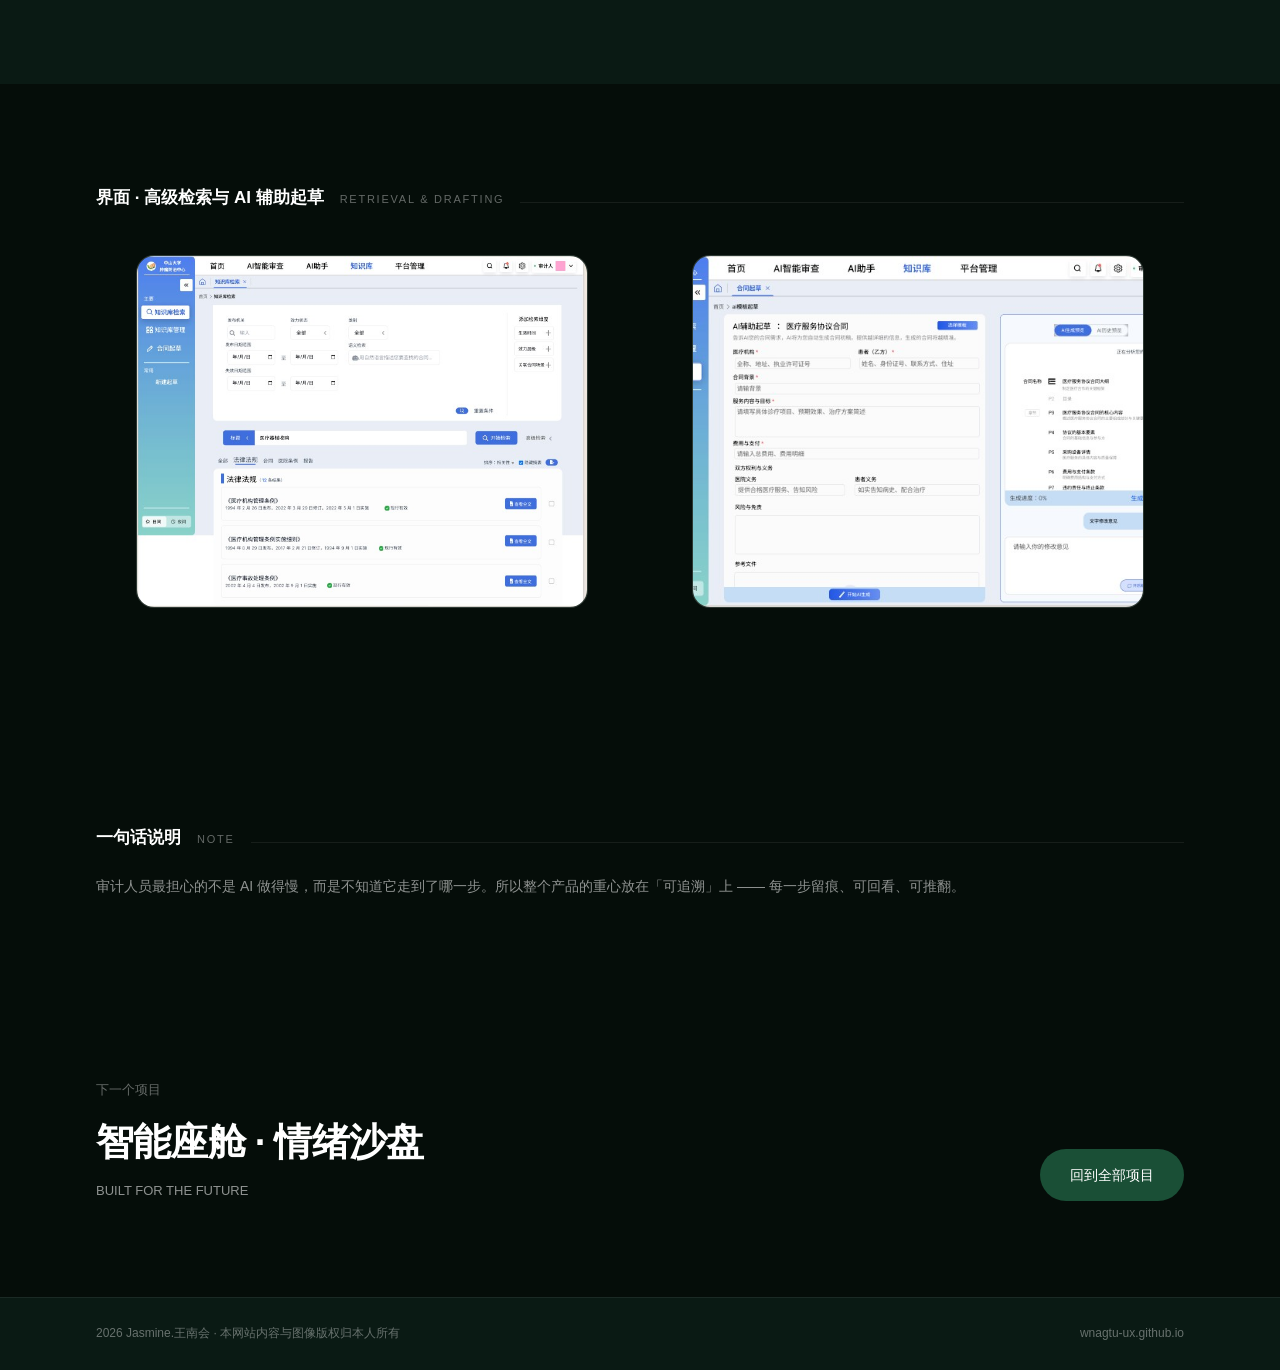
<file: work/01-audit.html>
<!DOCTYPE html>
<html lang="zh-CN">
<head>
<meta charset="UTF-8">
<meta name="viewport" content="width=device-width, initial-scale=1">
<title>AI 审计 · Jasmine.王南会</title>
<meta name="description" content="医院审计场景下的多角色协作，与一条可追溯的 Agent 工作流。">
<meta property="og:type" content="article">
<meta property="og:site_name" content="Jasmine.王南会 · AI 产品设计作品集">
<meta property="og:locale" content="zh_CN">
<meta property="og:title" content="AI 审计 · Jasmine.王南会">
<meta property="og:description" content="医院审计场景下的多角色协作，与一条可追溯的 Agent 工作流。">
<meta property="og:url" content="https://wnagtu-ux.github.io/work/01-audit.html">
<meta property="og:image" content="https://wnagtu-ux.github.io/assets/img/d01-01.jpg">
<meta property="og:image:width" content="957">
<meta property="og:image:height" content="594">
<meta property="og:image:alt" content="AI 审计产品设计 · 界面主视觉">
<meta name="twitter:card" content="summary_large_image">
<meta name="twitter:image" content="https://wnagtu-ux.github.io/assets/img/d01-01.jpg">
<link rel="icon" href="data:image/svg+xml,%3Csvg xmlns='http://www.w3.org/2000/svg' viewBox='0 0 32 32'%3E%3Crect width='32' height='32' rx='8' fill='%230A1A14'/%3E%3Cpath d='M6 10.5 10.5 22 16 13.5 21.5 22 26 10.5' fill='none' stroke='%23FFC857' stroke-width='2.6' stroke-linecap='round' stroke-linejoin='round'/%3E%3C/svg%3E">
<link rel="stylesheet" href="../assets/css/site.css">
<noscript><style>.rv{opacity:1 !important;transform:none !important}.smask__head{opacity:1 !important;transform:none !important}</style></noscript>
</head>
<body>

<header class="dnav" id="dnav">
  <a href="../index.html">←&nbsp;&nbsp;返回作品集</a>
  <a href="02-cockpit.html">智能座舱 · 情绪沙盘&nbsp;&nbsp;→</a>
</header>

<!-- ===== 揭示主视觉 · iris ===== -->
<section class="smask" id="smaskTop" style="height:270vh"
         data-variant="iris"
         data-src="../assets/img/d01-01.jpg"
         data-fit="contain"
         data-word="SCROLL"
         data-columns="9"
         data-origin-x="50"
         data-origin-y="48"
         data-angle="108"
         data-zoom="1.14"
         data-feather="14"
         data-stagger="0.55"
         data-settle="0.84"
         data-smooth="0.14"
         data-overlay="0.30">
  <div class="smask__sticky">
    <canvas class="smask__canvas"></canvas>
    <div class="smask__scrim"></div>
    <div class="smask__head">
      <div class="smask__no">PROJECT 01 &nbsp;/&nbsp; DESIGNED FOR TRUST</div>
      <h1 class="smask__t">AI 审计</h1>
      <p class="smask__sub">医院审计场景下的多角色协作，与一条可追溯的 Agent 工作流。</p>
      <p class="smask__meta">产品经理 · 2026.06 – 2026.09 · 已完成真实用户试用</p>
    </div>
    <div class="smask__hint">滚动 · 揭开画面</div>
  </div>
</section>


<!-- ===== 设计理念（01 · 内容待补，暂不显示）=====
     内容到位后，把下面这行的注释去掉、填入文案即可，样式已经就绪：

<section class="phil">
  <div class="wrap">
    <div class="phil__card rv">
      <div class="phil__label"><h3>设计理念</h3><span>DESIGN PHILOSOPHY</span></div>
      <p class="phil__cn">中文理念</p>
      <div class="phil__rule"></div>
      <p class="phil__en">English philosophy</p>
    </div>
  </div>
</section>
-->

<section class="dsec">
  <div class="wrap">
    <div class="dlabel rv"><h3>界面 · 知识库检索</h3><span>KNOWLEDGE BASE</span></div>
    <div class="dgal dgal--2">
      <figure class="dimg dimg--wide rv"><img src="../assets/img/d01-00-search.jpg" alt="界面 · 知识库检索"></figure>
    </div>
  </div>
</section>

<section class="dsec dsec--deep">
  <div class="wrap">
    <div class="dlabel rv"><h3>界面 · 高级检索与 AI 辅助起草</h3><span>RETRIEVAL & DRAFTING</span></div>
    <div class="dgal dgal--2">
      <figure class="dimg rv"><img src="../assets/img/d01-02.jpg" alt="界面 · 高级检索与 AI 辅助起草"></figure>
      <figure class="dimg rv"><img src="../assets/img/d01-03.jpg" alt="界面 · 高级检索与 AI 辅助起草"></figure>
    </div>
  </div>
</section>


<section class="dsec dsec--deep">
  <div class="wrap rv">
    <div class="dlabel"><h3>一句话说明</h3><span>NOTE</span></div>
    <p class="dtext">审计人员最担心的不是 AI 做得慢，而是不知道它走到了哪一步。所以整个产品的重心放在「可追溯」上 —— 每一步留痕、可回看、可推翻。</p>
  </div>
</section>

<section class="dnext">
  <div class="wrap dnext__row">
    <div>
      <div class="dnext__l">下一个项目</div>
      <a href="02-cockpit.html">
        <h2 class="dnext__t">智能座舱 · 情绪沙盘</h2>
        <div class="dnext__sb">BUILT FOR THE FUTURE</div>
      </a>
    </div>
    <a class="btn btn--solid" href="../index.html#work">回到全部项目</a>
  </div>
</section>

<footer class="dfoot">
  <div class="wrap">
    <span>2026 Jasmine.王南会 · 本网站内容与图像版权归本人所有</span>
    <a href="../index.html">wnagtu-ux.github.io</a>
  </div>
</footer>

<script src="../assets/js/scroll-mask.js"></script>
<script src="../assets/js/site.js"></script>
</body>
</html>
</file>
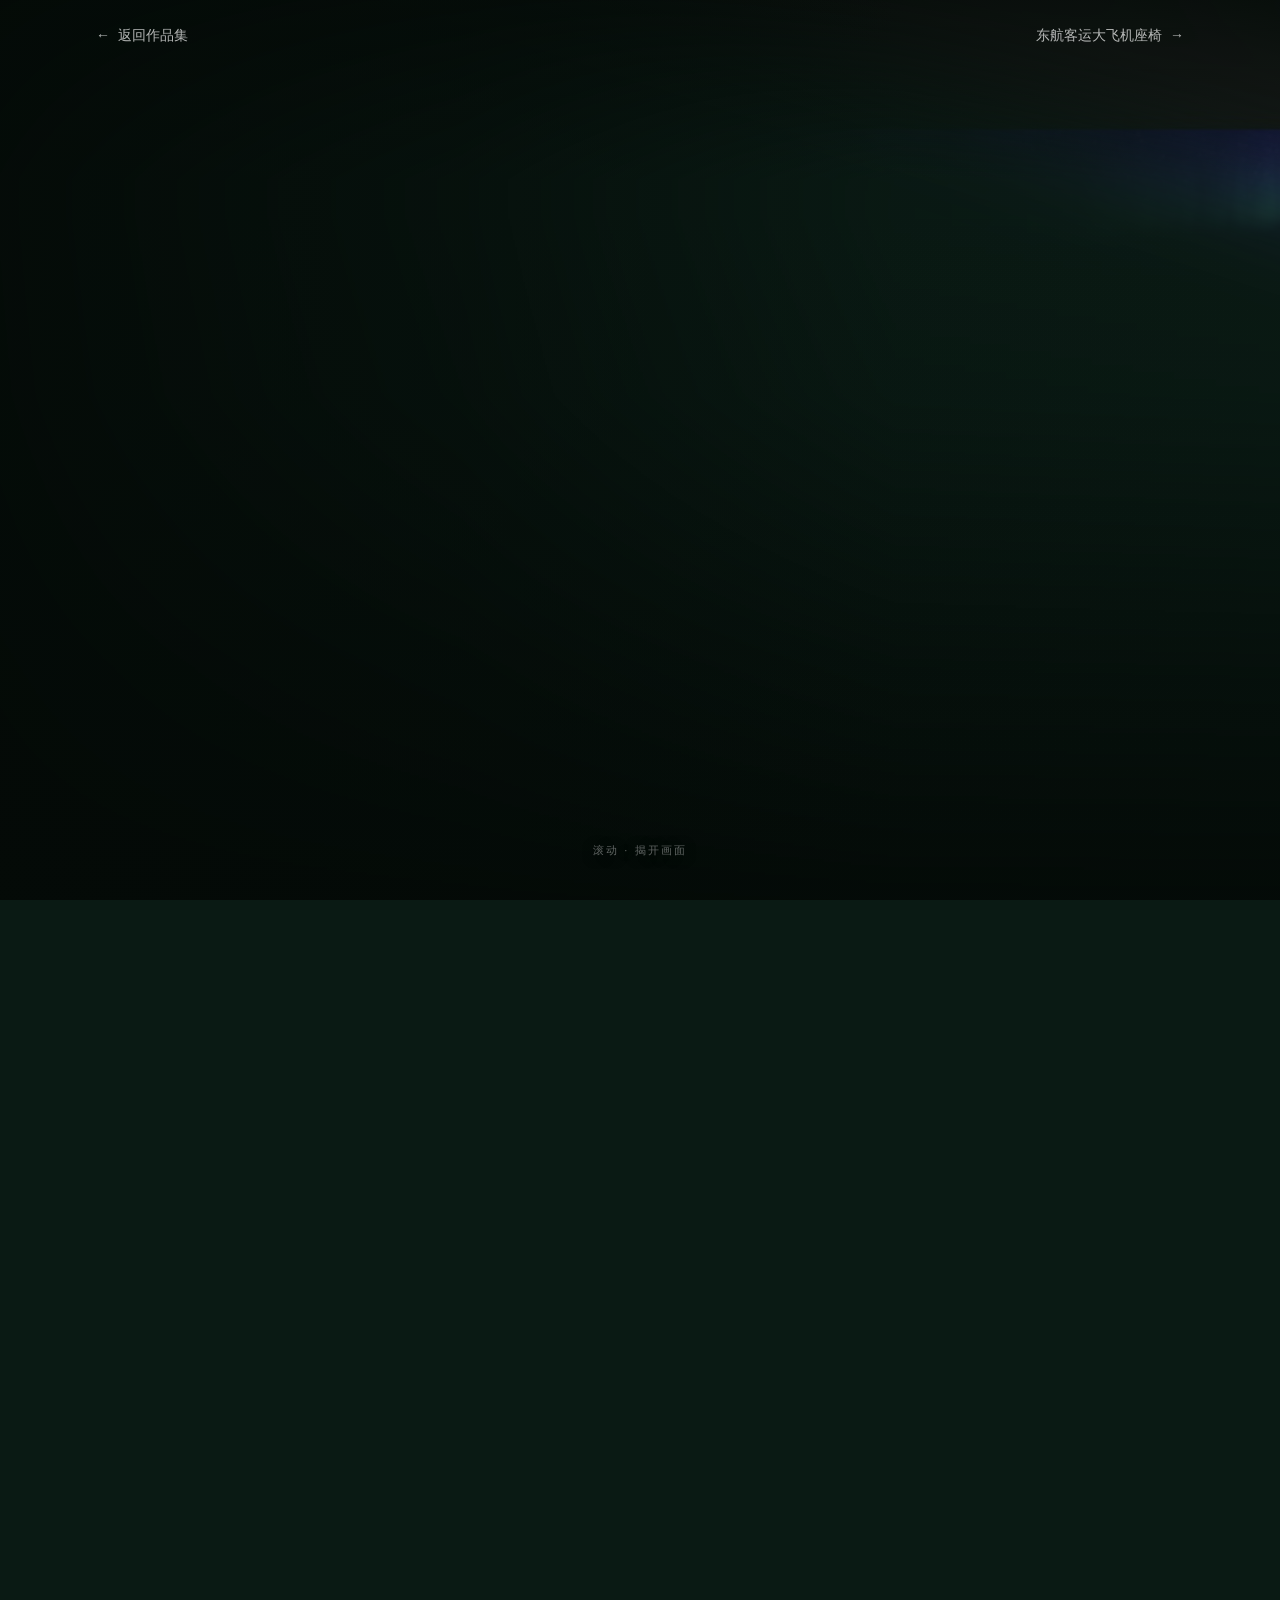
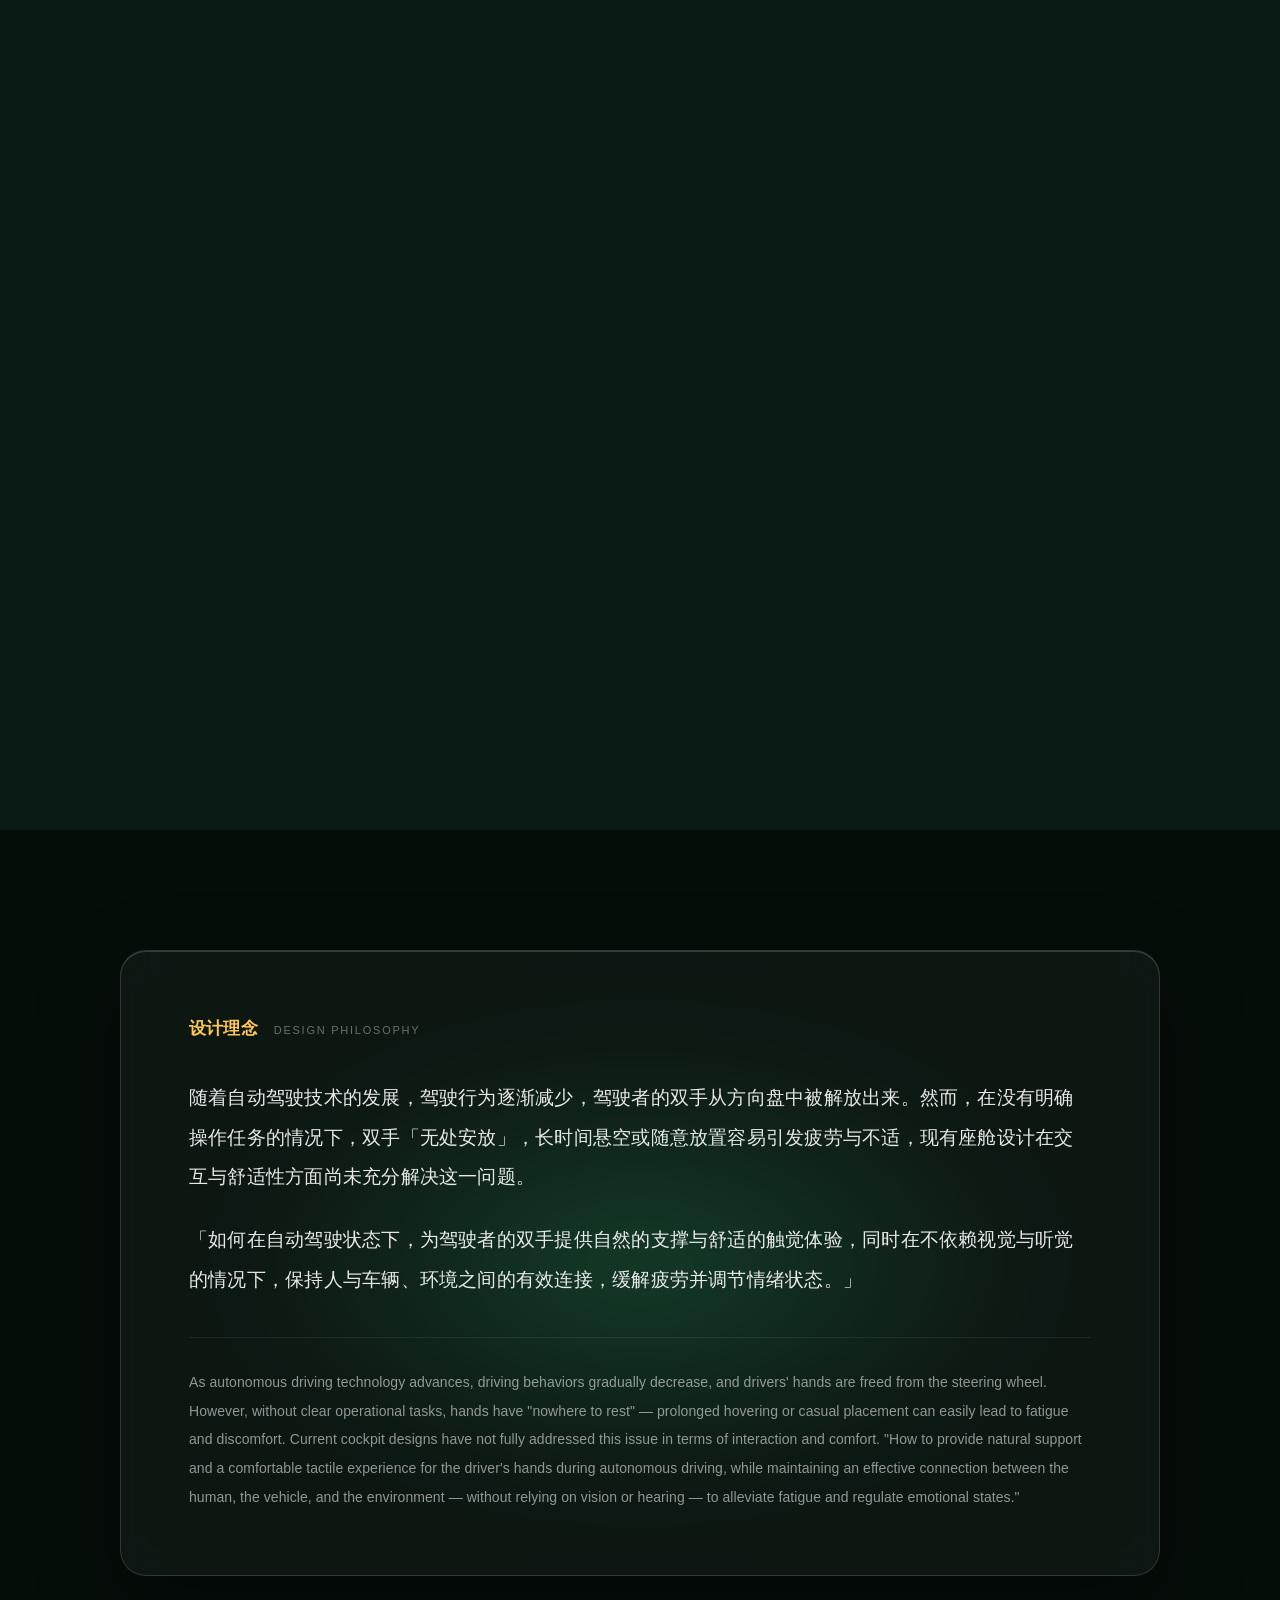
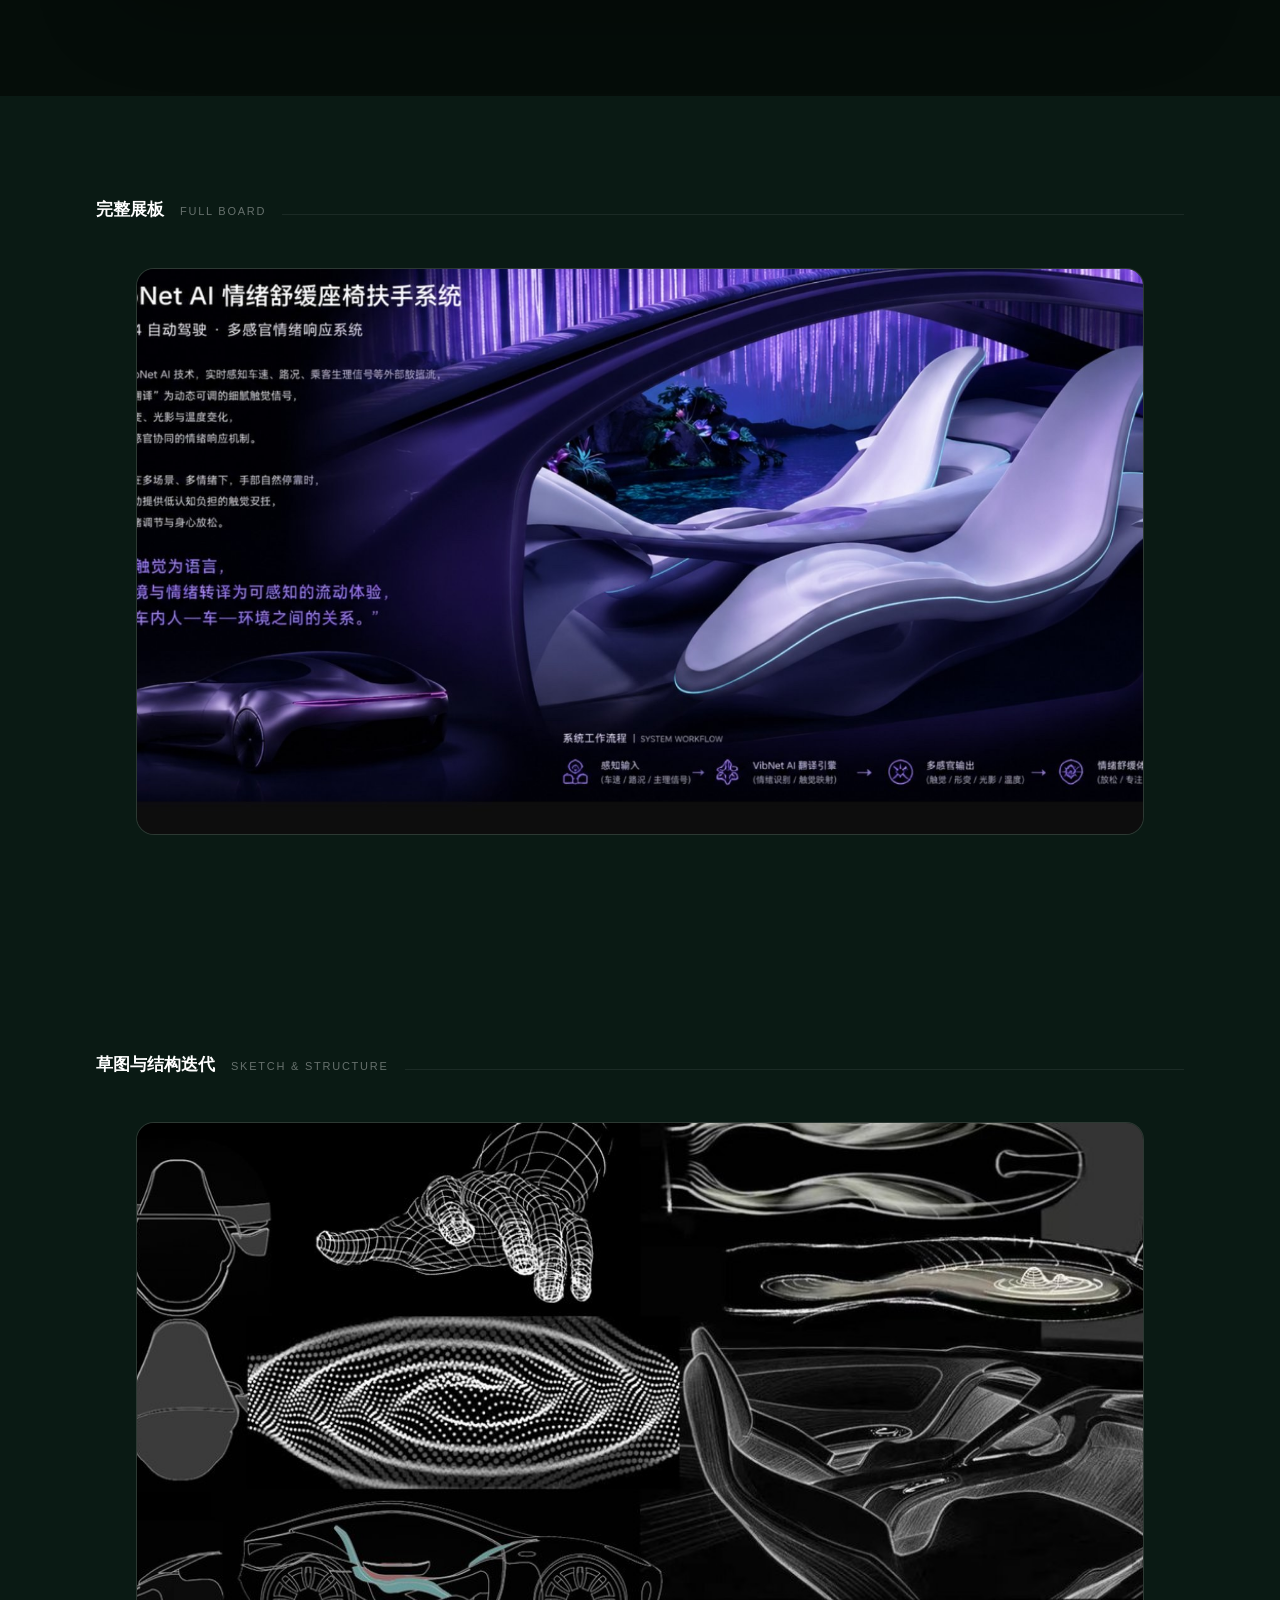
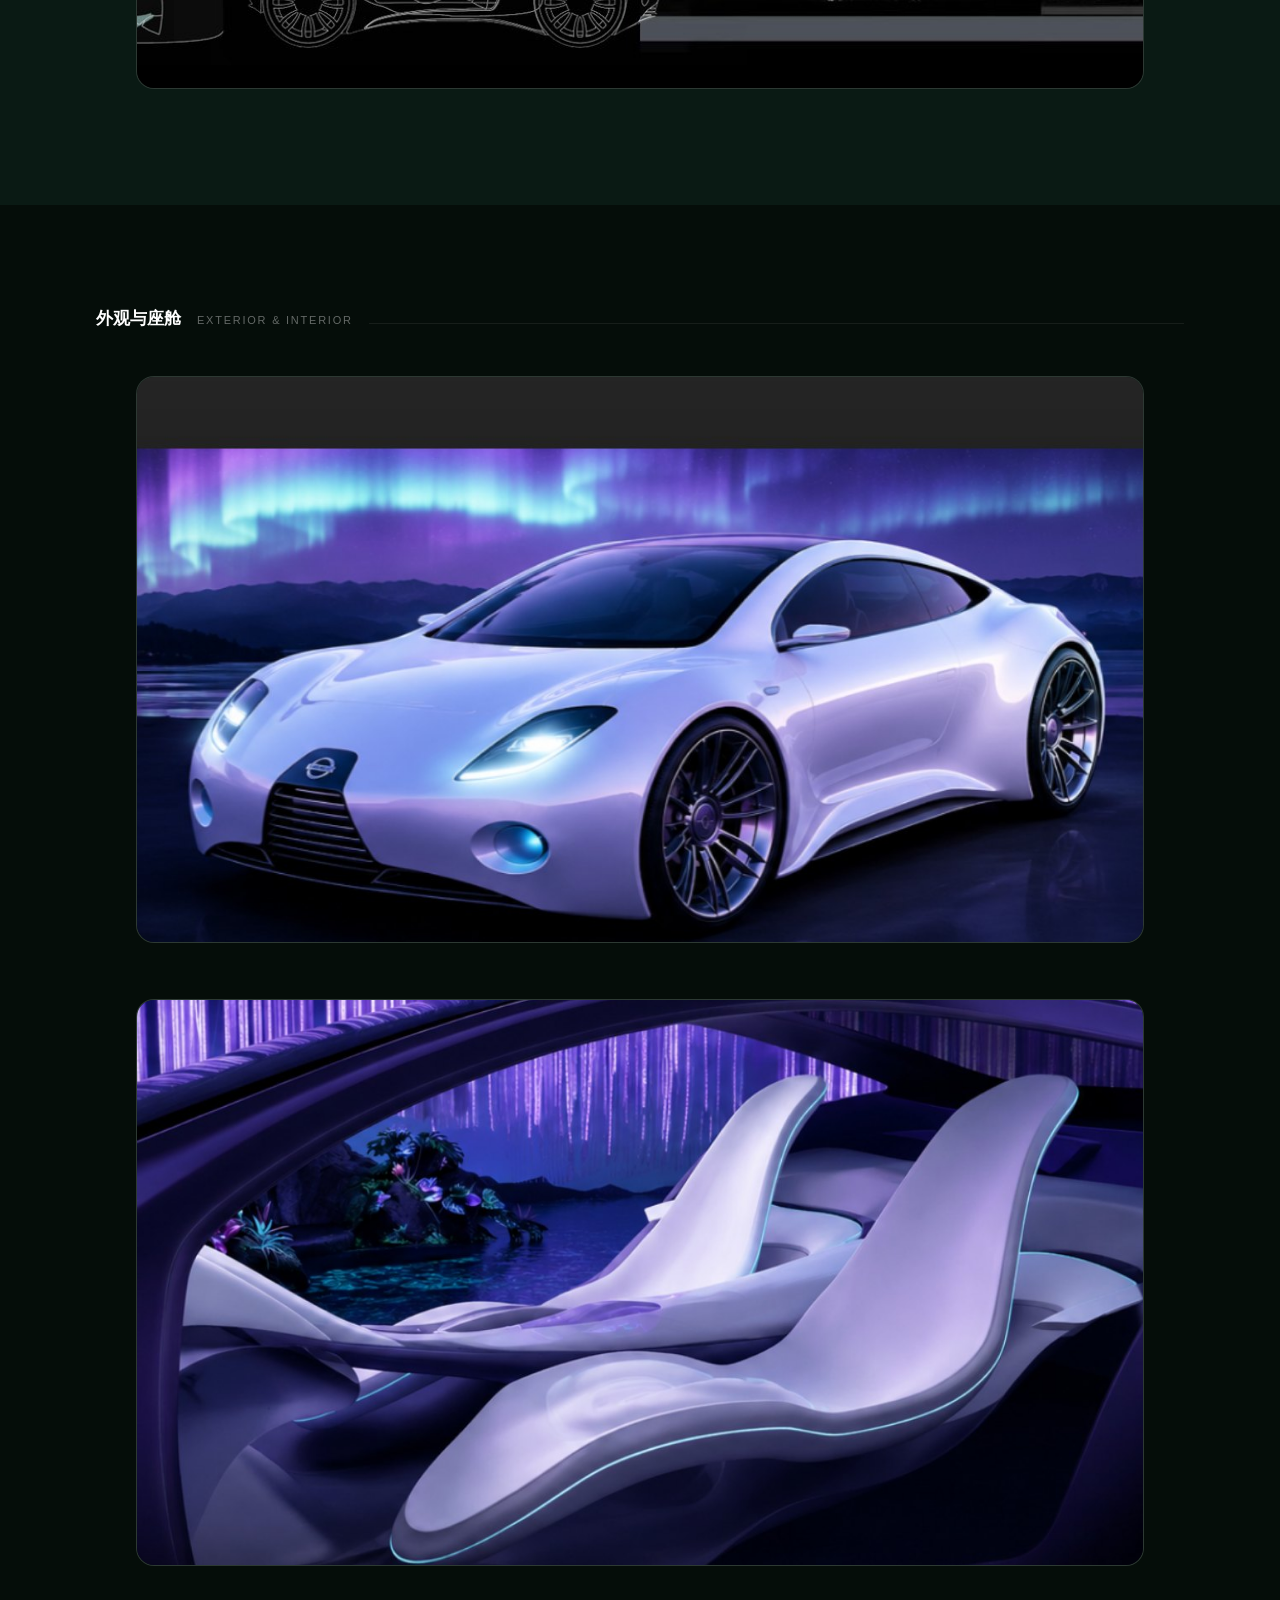
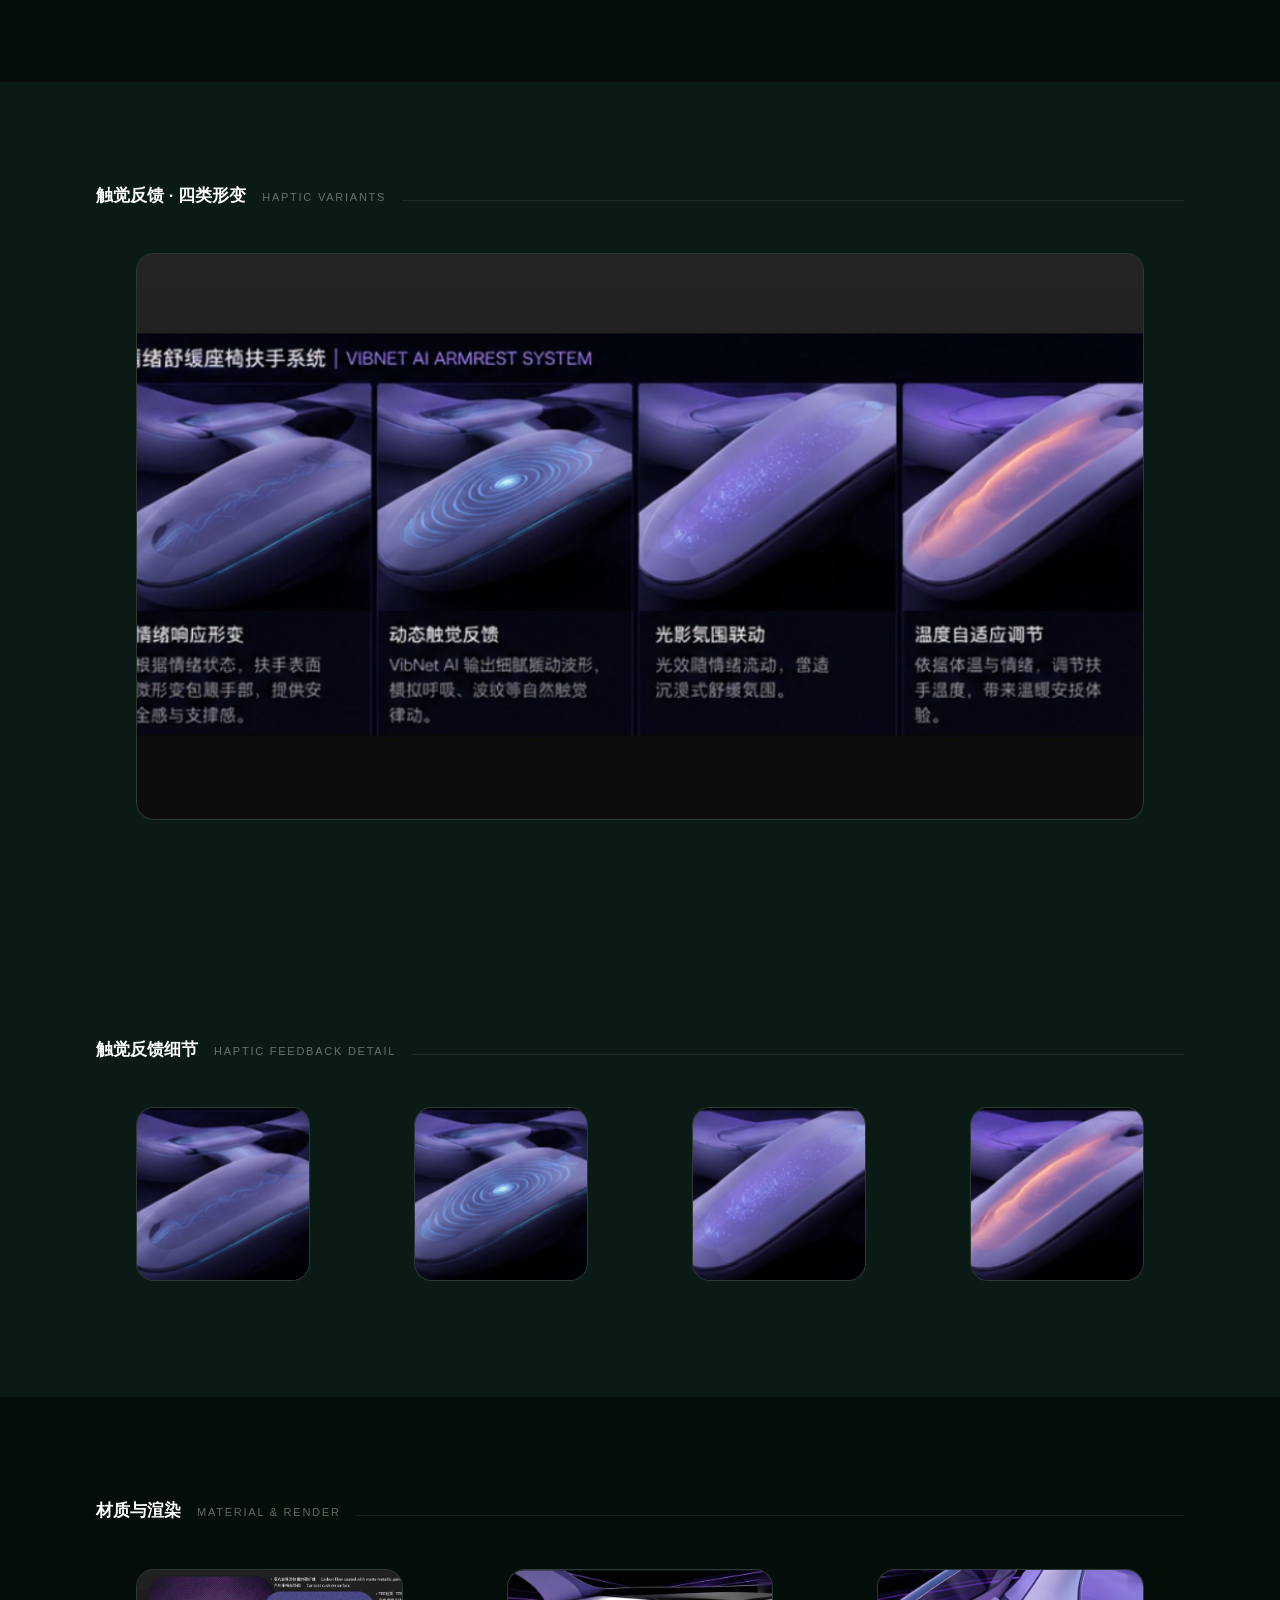
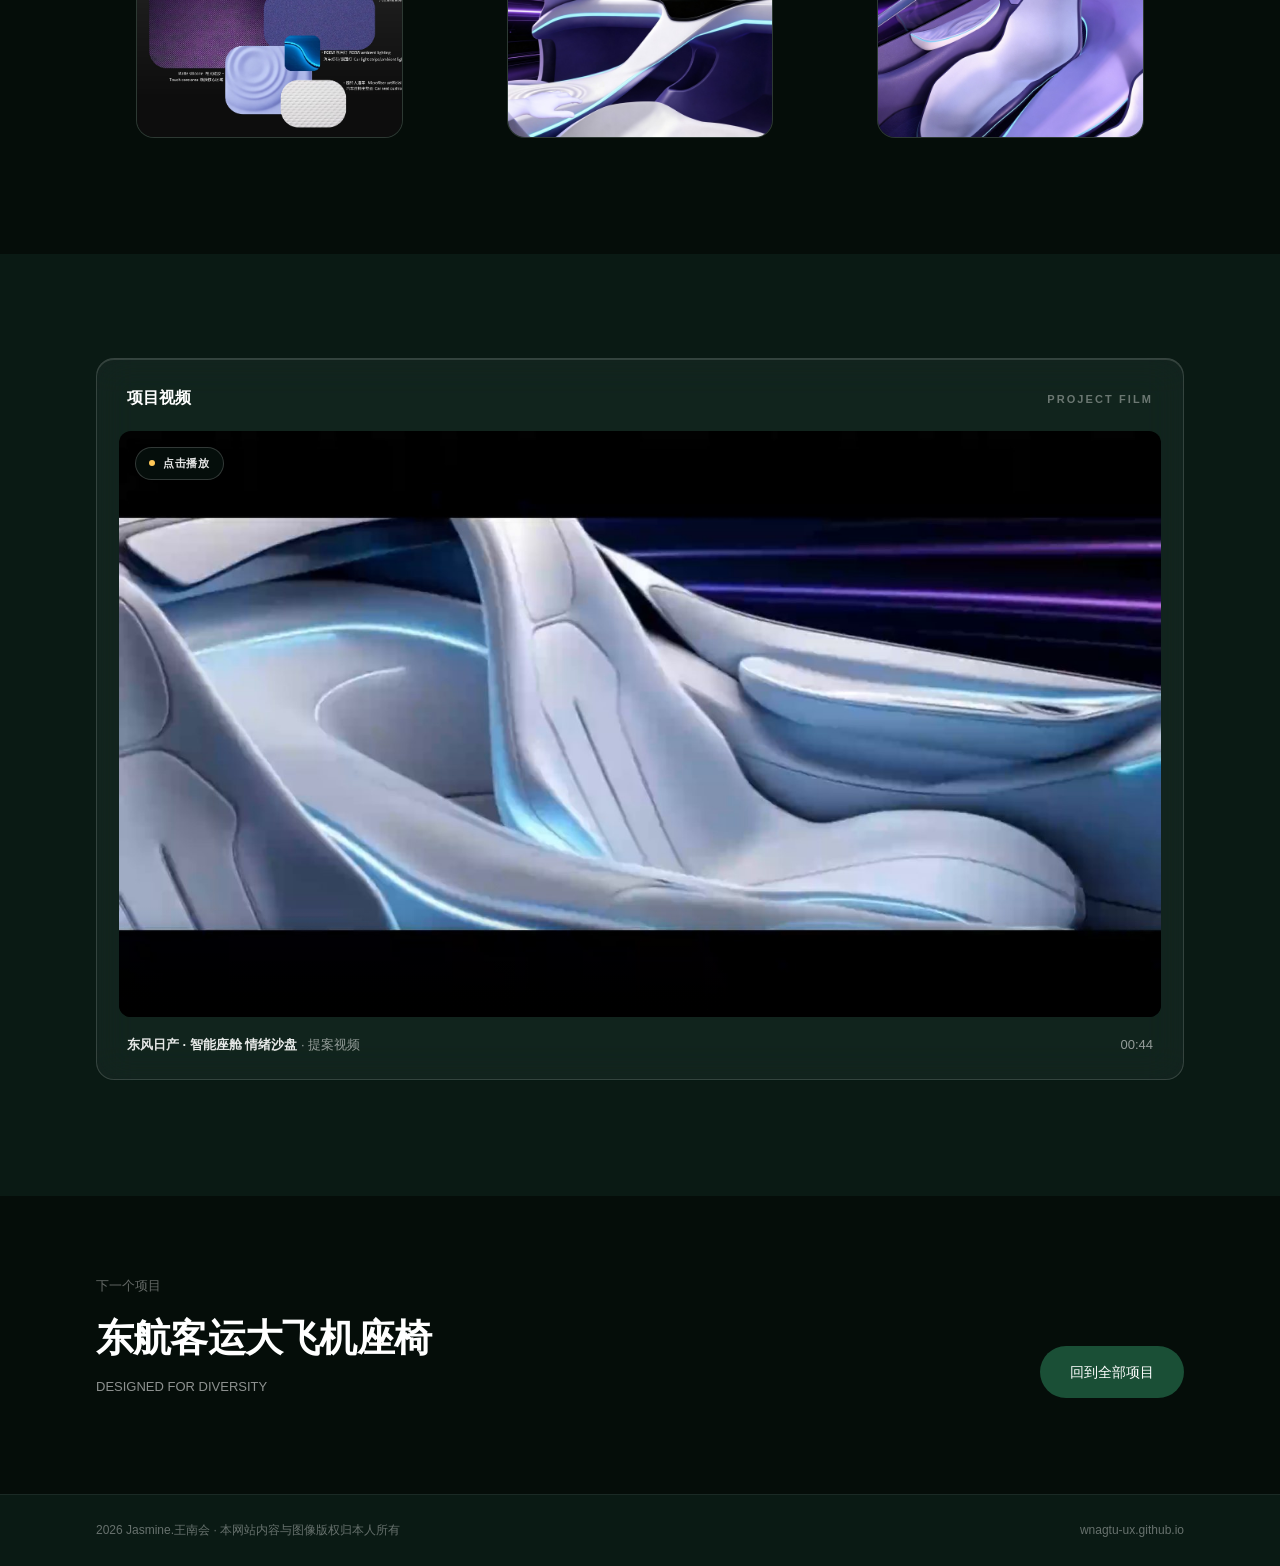
<file: work/02-cockpit.html>
<!DOCTYPE html>
<html lang="zh-CN">
<head>
<meta charset="UTF-8">
<meta name="viewport" content="width=device-width, initial-scale=1">
<title>智能座舱 · 情绪沙盘 · Jasmine.王南会</title>
<meta name="description" content="用「情绪」而不是「功能」重新组织人与车的关系。">
<meta property="og:type" content="article">
<meta property="og:site_name" content="Jasmine.王南会 · AI 产品设计作品集">
<meta property="og:locale" content="zh_CN">
<meta property="og:title" content="智能座舱 · 情绪沙盘 · Jasmine.王南会">
<meta property="og:description" content="用「情绪」而不是「功能」重新组织人与车的关系。">
<meta property="og:url" content="https://wnagtu-ux.github.io/work/02-cockpit.html">
<meta property="og:image" content="https://wnagtu-ux.github.io/assets/img/cover-02.jpg">
<meta property="og:image:width" content="1177">
<meta property="og:image:height" content="777">
<meta property="og:image:alt" content="东风日产 Emotion Sandbox 情绪沙盘 · 主视觉">
<meta name="twitter:card" content="summary_large_image">
<meta name="twitter:image" content="https://wnagtu-ux.github.io/assets/img/cover-02.jpg">
<link rel="icon" href="data:image/svg+xml,%3Csvg xmlns='http://www.w3.org/2000/svg' viewBox='0 0 32 32'%3E%3Crect width='32' height='32' rx='8' fill='%230A1A14'/%3E%3Cpath d='M6 10.5 10.5 22 16 13.5 21.5 22 26 10.5' fill='none' stroke='%23FFC857' stroke-width='2.6' stroke-linecap='round' stroke-linejoin='round'/%3E%3C/svg%3E">
<link rel="stylesheet" href="../assets/css/site.css">
<noscript><style>.rv{opacity:1 !important;transform:none !important}.smask__head{opacity:1 !important;transform:none !important}</style></noscript>
</head>
<body>

<header class="dnav" id="dnav">
  <a href="../index.html">←&nbsp;&nbsp;返回作品集</a>
  <a href="03-seat.html">东航客运大飞机座椅&nbsp;&nbsp;→</a>
</header>

<!-- ===== 揭示主视觉 · wipe ===== -->
<section class="smask" id="smaskTop" style="height:270vh"
         data-variant="wipe"
         data-src="../assets/img/cover-02.jpg"
         data-fit="cover"
         data-word="SCROLL"
         data-columns="9"
         data-origin-x="50"
         data-origin-y="50"
         data-angle="108"
         data-zoom="1.14"
         data-feather="14"
         data-stagger="0.55"
         data-settle="0.84"
         data-smooth="0.14"
         data-overlay="0.30">
  <div class="smask__sticky">
    <canvas class="smask__canvas"></canvas>
    <div class="smask__scrim"></div>
    <div class="smask__head">
      <div class="smask__no">PROJECT 02 &nbsp;/&nbsp; BUILT FOR THE FUTURE</div>
      <h1 class="smask__t">智能座舱 · 情绪沙盘</h1>
      <p class="smask__sub">用「情绪」而不是「功能」重新组织人与车的关系。</p>
      <p class="smask__meta">产品经理（统筹） · 2026.01 – 2026.03 · 5 人跨职能团队</p>
    </div>
    <div class="smask__hint">滚动 · 揭开画面</div>
  </div>
</section>


<!-- ===== 设计理念 ===== -->
<section class="phil">
  <div class="wrap">
    <div class="phil__card rv">
      <div class="phil__label"><h3>设计理念</h3><span>DESIGN PHILOSOPHY</span></div>
      <p class="phil__cn">随着自动驾驶技术的发展，驾驶行为逐渐减少，驾驶者的双手从方向盘中被解放出来。然而，在没有明确操作任务的情况下，双手「无处安放」，长时间悬空或随意放置容易引发疲劳与不适，现有座舱设计在交互与舒适性方面尚未充分解决这一问题。</p>
      <p class="phil__cn">「如何在自动驾驶状态下，为驾驶者的双手提供自然的支撑与舒适的触觉体验，同时在不依赖视觉与听觉的情况下，保持人与车辆、环境之间的有效连接，缓解疲劳并调节情绪状态。」</p>
      <div class="phil__rule"></div>
      <p class="phil__en">As autonomous driving technology advances, driving behaviors gradually decrease, and drivers' hands are freed from the steering wheel. However, without clear operational tasks, hands have "nowhere to rest" — prolonged hovering or casual placement can easily lead to fatigue and discomfort. Current cockpit designs have not fully addressed this issue in terms of interaction and comfort. "How to provide natural support and a comfortable tactile experience for the driver's hands during autonomous driving, while maintaining an effective connection between the human, the vehicle, and the environment — without relying on vision or hearing — to alleviate fatigue and regulate emotional states."</p>
    </div>
  </div>
</section>


<section class="dsec">
  <div class="wrap">
    <div class="dlabel rv"><h3>完整展板</h3><span>FULL BOARD</span></div>
    <div class="dgal dgal--2">
      <figure class="dimg dimg--wide rv"><img src="../assets/img/d02-00-board.jpg" alt="完整展板"></figure>
    </div>
  </div>
</section>

<section class="dsec">
  <div class="wrap">
    <div class="dlabel rv"><h3>草图与结构迭代</h3><span>SKETCH & STRUCTURE</span></div>
    <div class="dgal dgal--2">
      <figure class="dimg dimg--wide rv"><img src="../assets/img/d02-01.jpg" alt="草图与结构迭代"></figure>
    </div>
  </div>
</section>

<section class="dsec dsec--deep">
  <div class="wrap">
    <div class="dlabel rv"><h3>外观与座舱</h3><span>EXTERIOR & INTERIOR</span></div>
    <div class="dgal dgal--2">
      <figure class="dimg dimg--wide rv"><img src="../assets/img/d02-03.jpg" alt="外观与座舱"></figure>
      <figure class="dimg dimg--wide rv"><img src="../assets/img/d02-04.jpg" alt="外观与座舱"></figure>
    </div>
  </div>
</section>

<section class="dsec">
  <div class="wrap">
    <div class="dlabel rv"><h3>触觉反馈 · 四类形变</h3><span>HAPTIC VARIANTS</span></div>
    <div class="dgal dgal--2">
      <figure class="dimg dimg--wide rv"><img src="../assets/img/d02-12.jpg" alt="触觉反馈 · 四类形变"></figure>
    </div>
  </div>
</section>

<section class="dsec">
  <div class="wrap">
    <div class="dlabel rv"><h3>触觉反馈细节</h3><span>HAPTIC FEEDBACK DETAIL</span></div>
    <div class="dgal dgal--4">
      <figure class="dimg dimg--sq rv"><img src="../assets/img/d02-05.jpg" alt="触觉反馈细节"></figure>
      <figure class="dimg dimg--sq rv"><img src="../assets/img/d02-06.jpg" alt="触觉反馈细节"></figure>
      <figure class="dimg dimg--sq rv"><img src="../assets/img/d02-07.jpg" alt="触觉反馈细节"></figure>
      <figure class="dimg dimg--sq rv"><img src="../assets/img/d02-08.jpg" alt="触觉反馈细节"></figure>
    </div>
  </div>
</section>

<section class="dsec dsec--deep">
  <div class="wrap">
    <div class="dlabel rv"><h3>材质与渲染</h3><span>MATERIAL & RENDER</span></div>
    <div class="dgal dgal--3">
      <figure class="dimg rv"><img src="../assets/img/d02-02.jpg" alt="材质与渲染"></figure>
      <figure class="dimg rv"><img src="../assets/img/d02-09.jpg" alt="材质与渲染"></figure>
      <figure class="dimg rv"><img src="../assets/img/d02-10.jpg" alt="材质与渲染"></figure>
    </div>
  </div>
</section>


<!-- ===================== 项目视频（底部） ===================== -->
<section class="film" id="film">
  <div class="wrap">
    <div class="film__card glass rv">
      <div class="film__head">
        <h3>项目视频</h3>
        <span>Project Film</span>
      </div>
      <div class="film__frame">
        <span class="film__badge"><i></i>点击播放</span>
        <video controls playsinline preload="none"
               poster="../assets/img/poster-cockpit.jpg"
               width="1920" height="1080">
          <source src="../assets/video/cockpit.mp4" type="video/mp4">
          你的浏览器不支持 HTML5 视频。可直接下载查看：<a href="../assets/video/cockpit.mp4">cockpit.mp4</a>
        </video>
      </div>
      <div class="film__cap">
        <span><b>东风日产 · 智能座舱 情绪沙盘</b> · 提案视频</span>
        <span>00:44</span>
      </div>
    </div>
  </div>
</section>

<section class="dnext">
  <div class="wrap dnext__row">
    <div>
      <div class="dnext__l">下一个项目</div>
      <a href="03-seat.html">
        <h2 class="dnext__t">东航客运大飞机座椅</h2>
        <div class="dnext__sb">DESIGNED FOR DIVERSITY</div>
      </a>
    </div>
    <a class="btn btn--solid" href="../index.html#work">回到全部项目</a>
  </div>
</section>

<footer class="dfoot">
  <div class="wrap">
    <span>2026 Jasmine.王南会 · 本网站内容与图像版权归本人所有</span>
    <a href="../index.html">wnagtu-ux.github.io</a>
  </div>
</footer>

<script src="../assets/js/scroll-mask.js"></script>
<script src="../assets/js/site.js"></script>
</body>
</html>
</file>
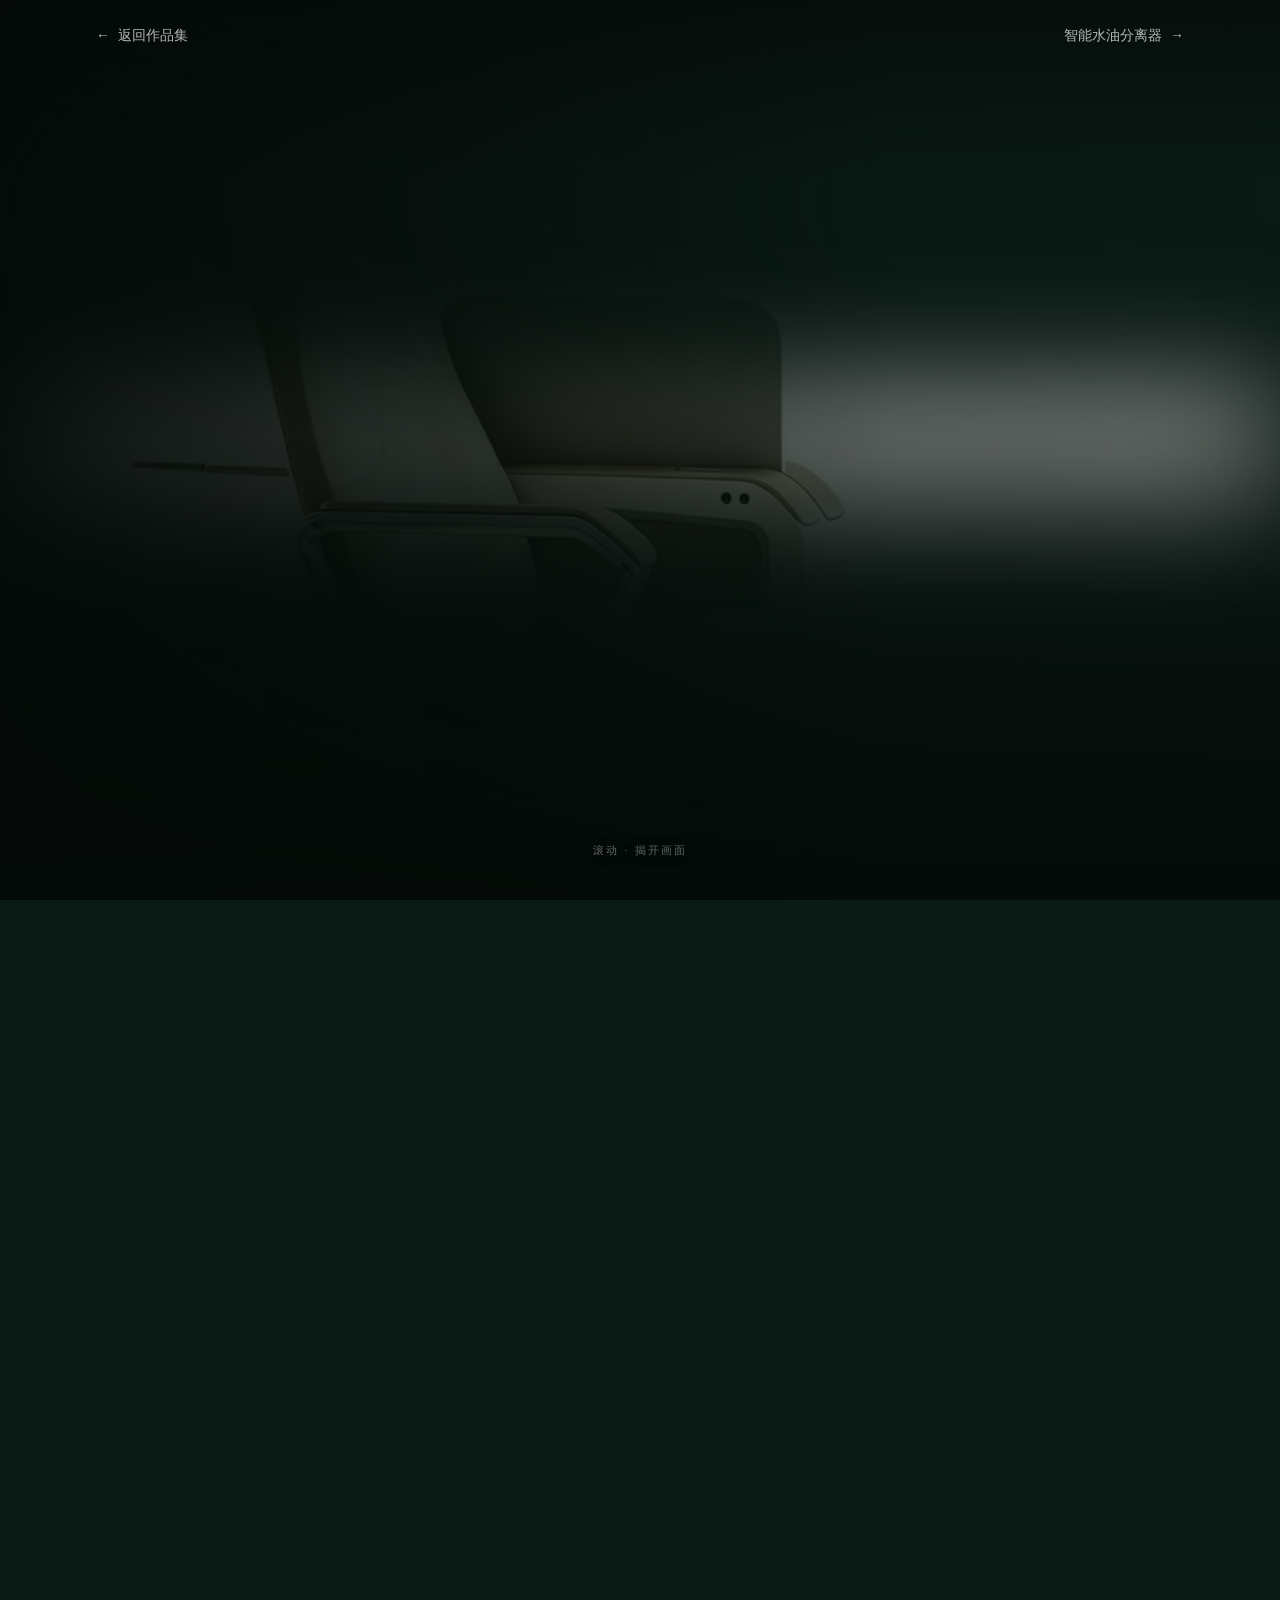
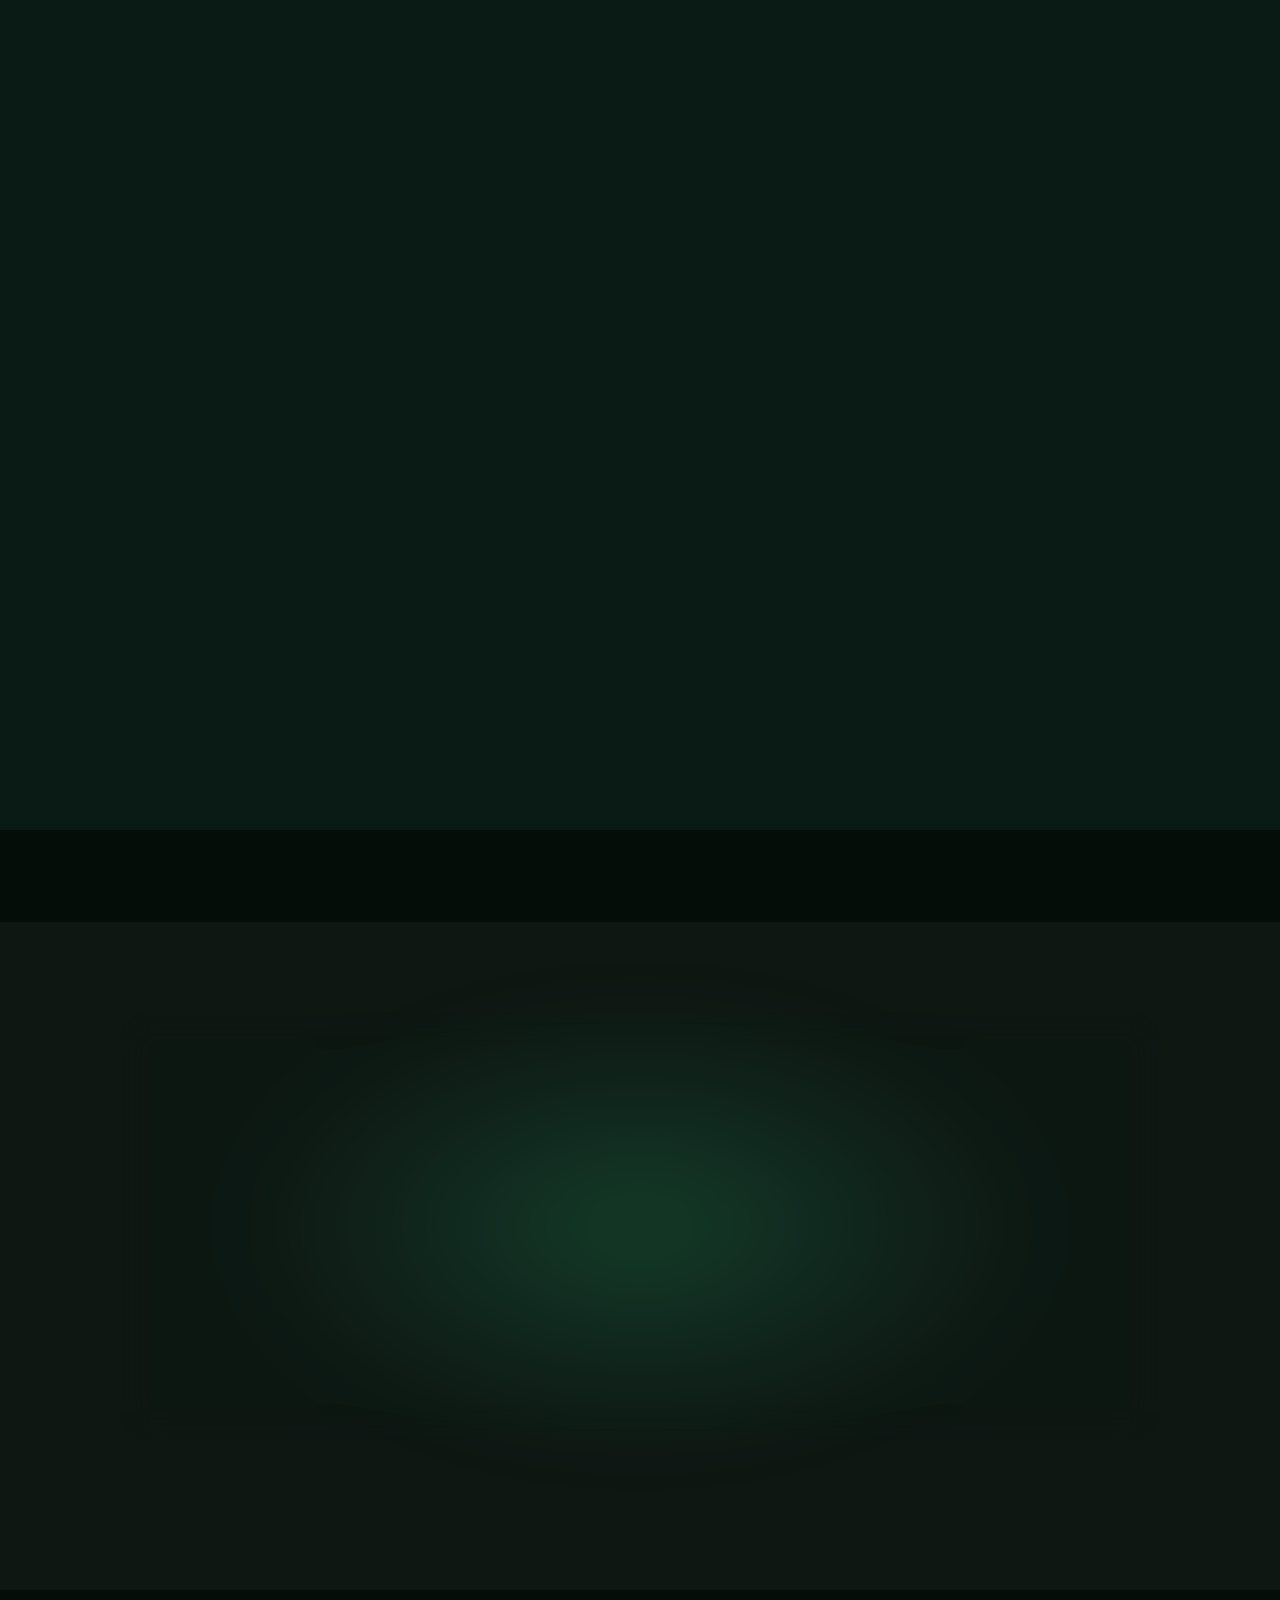
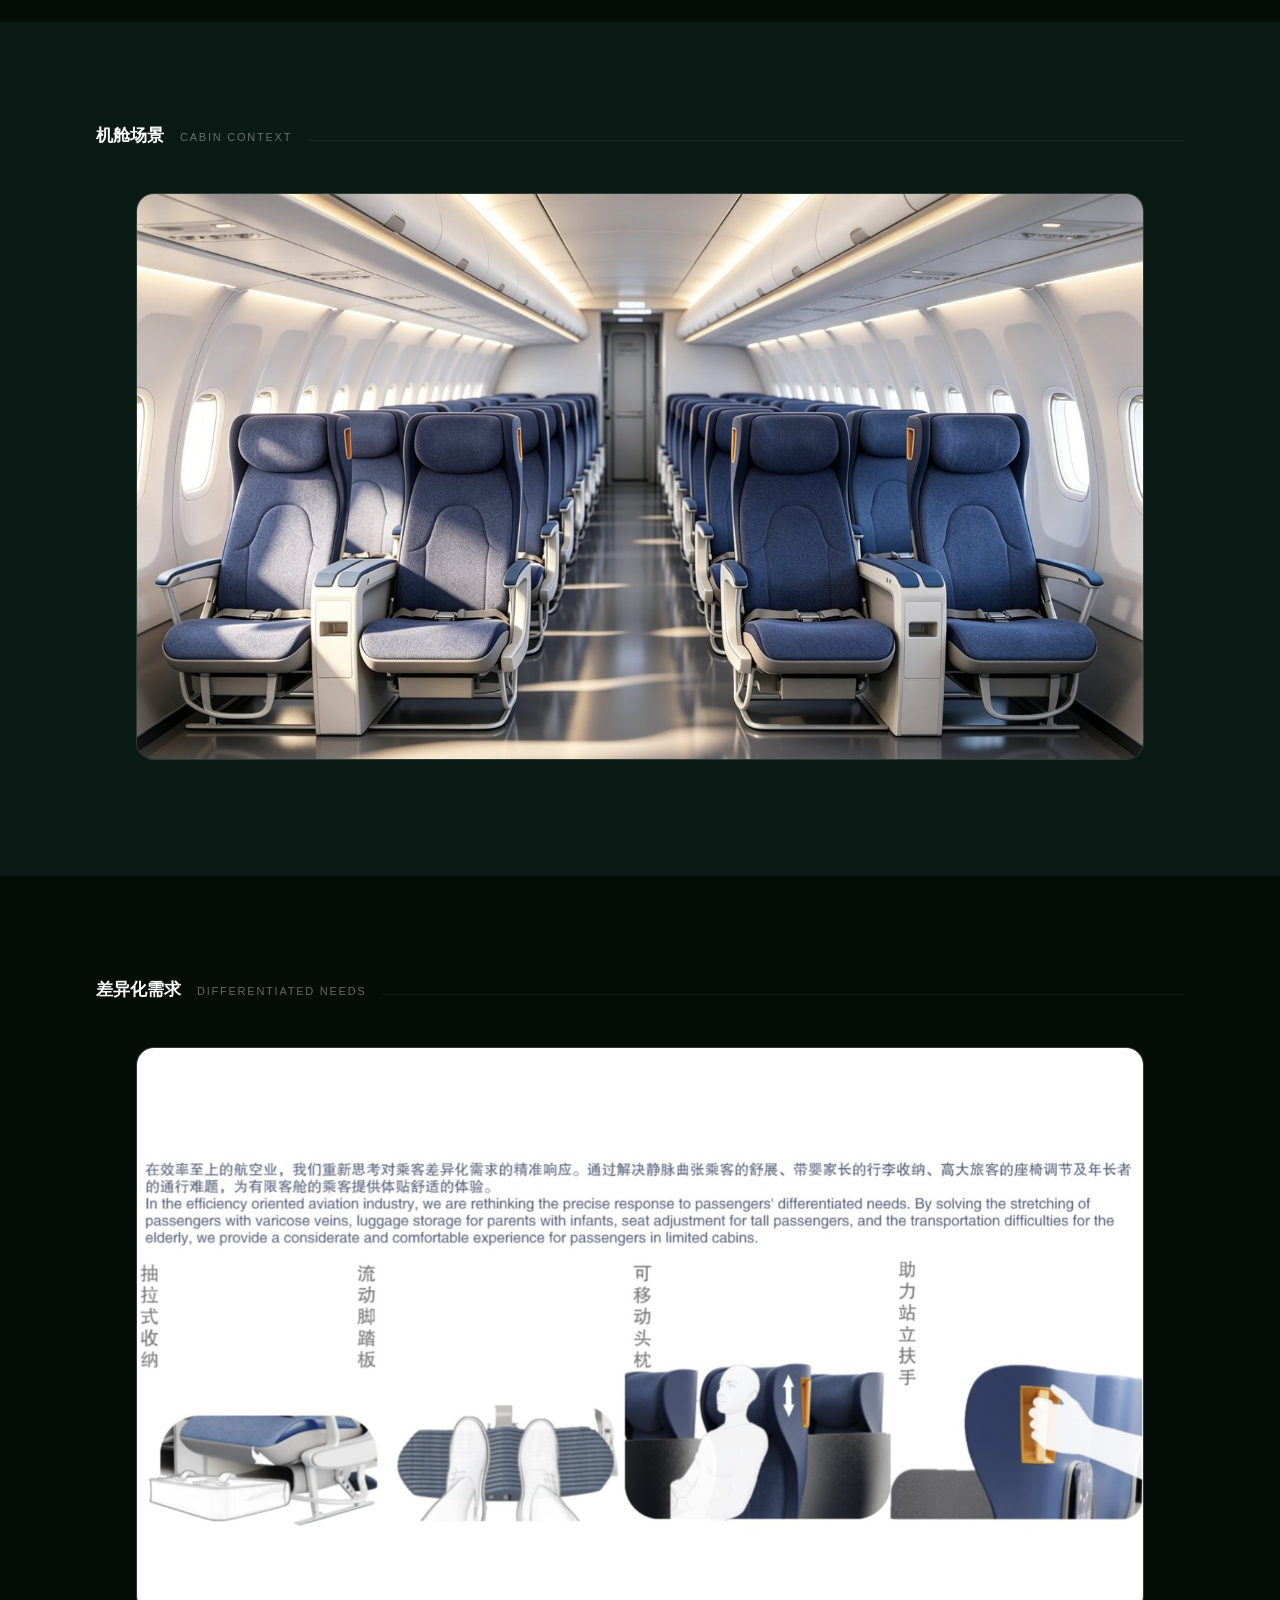
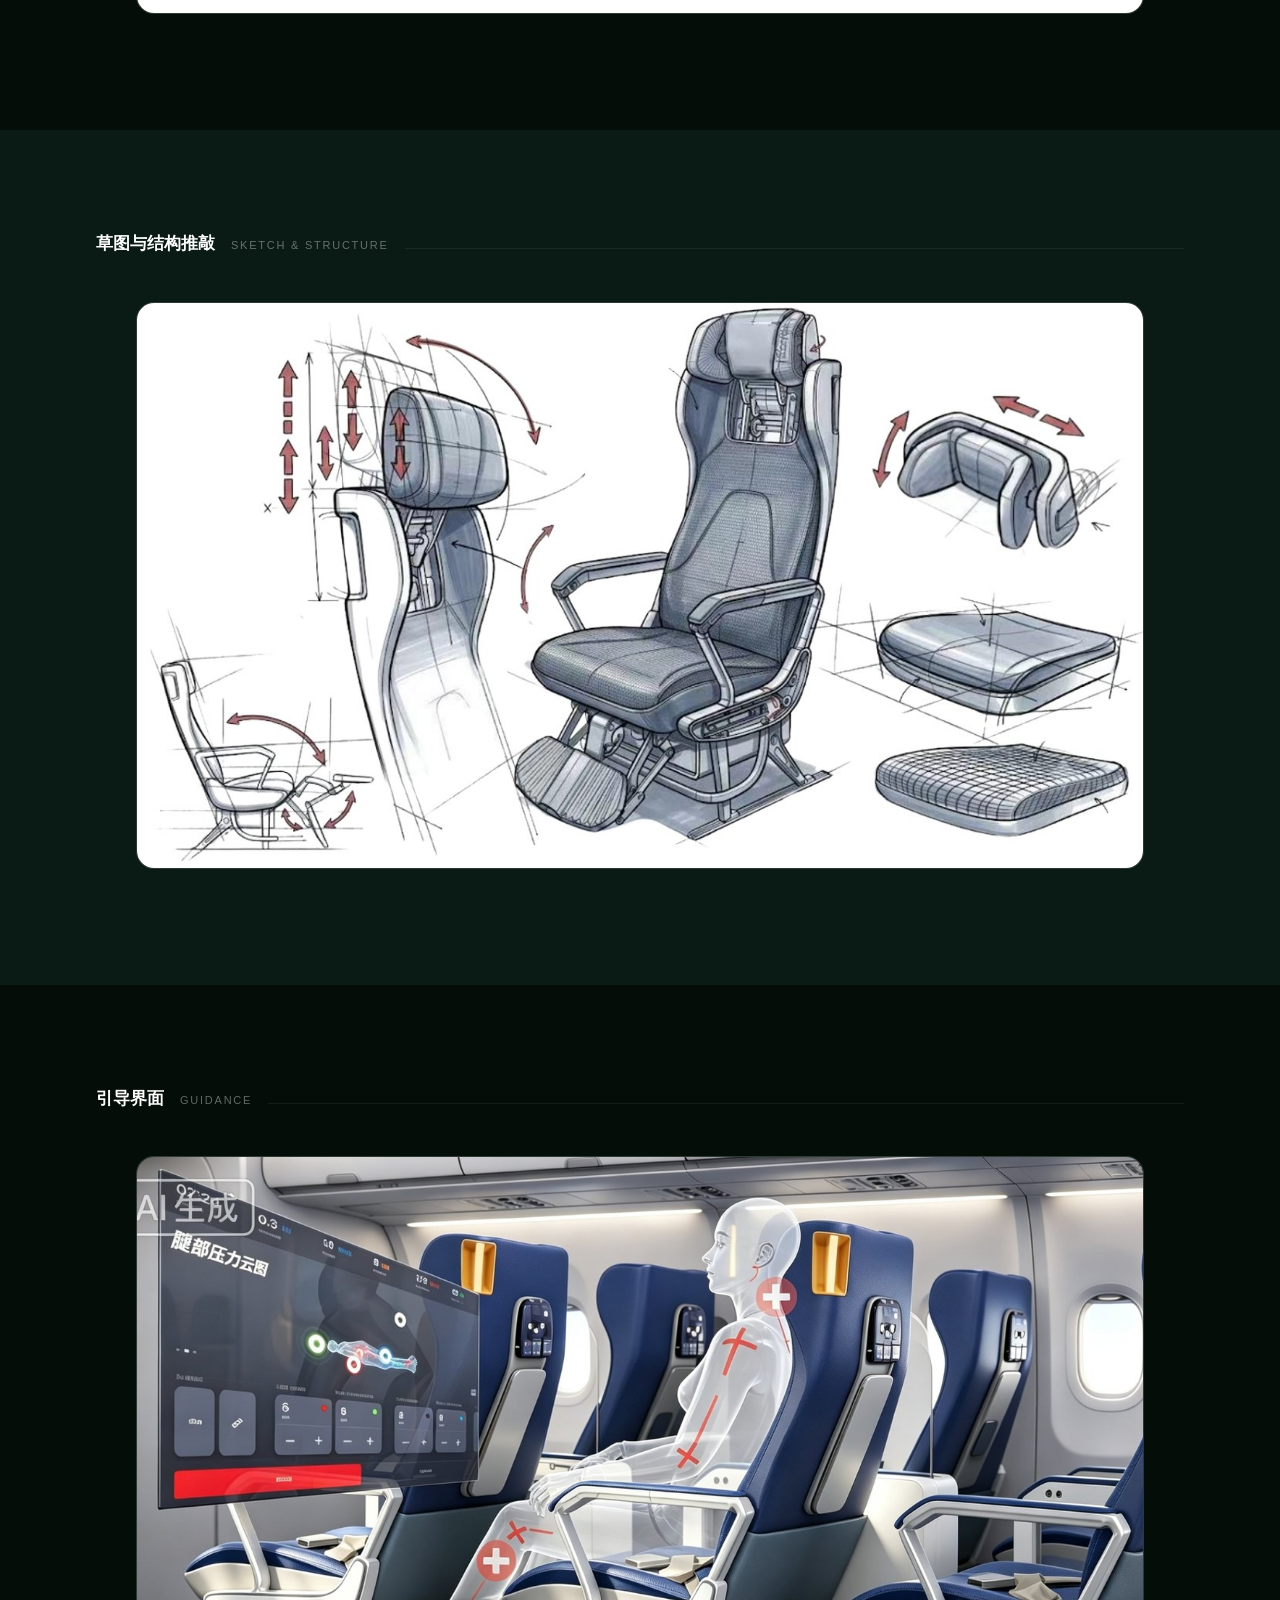
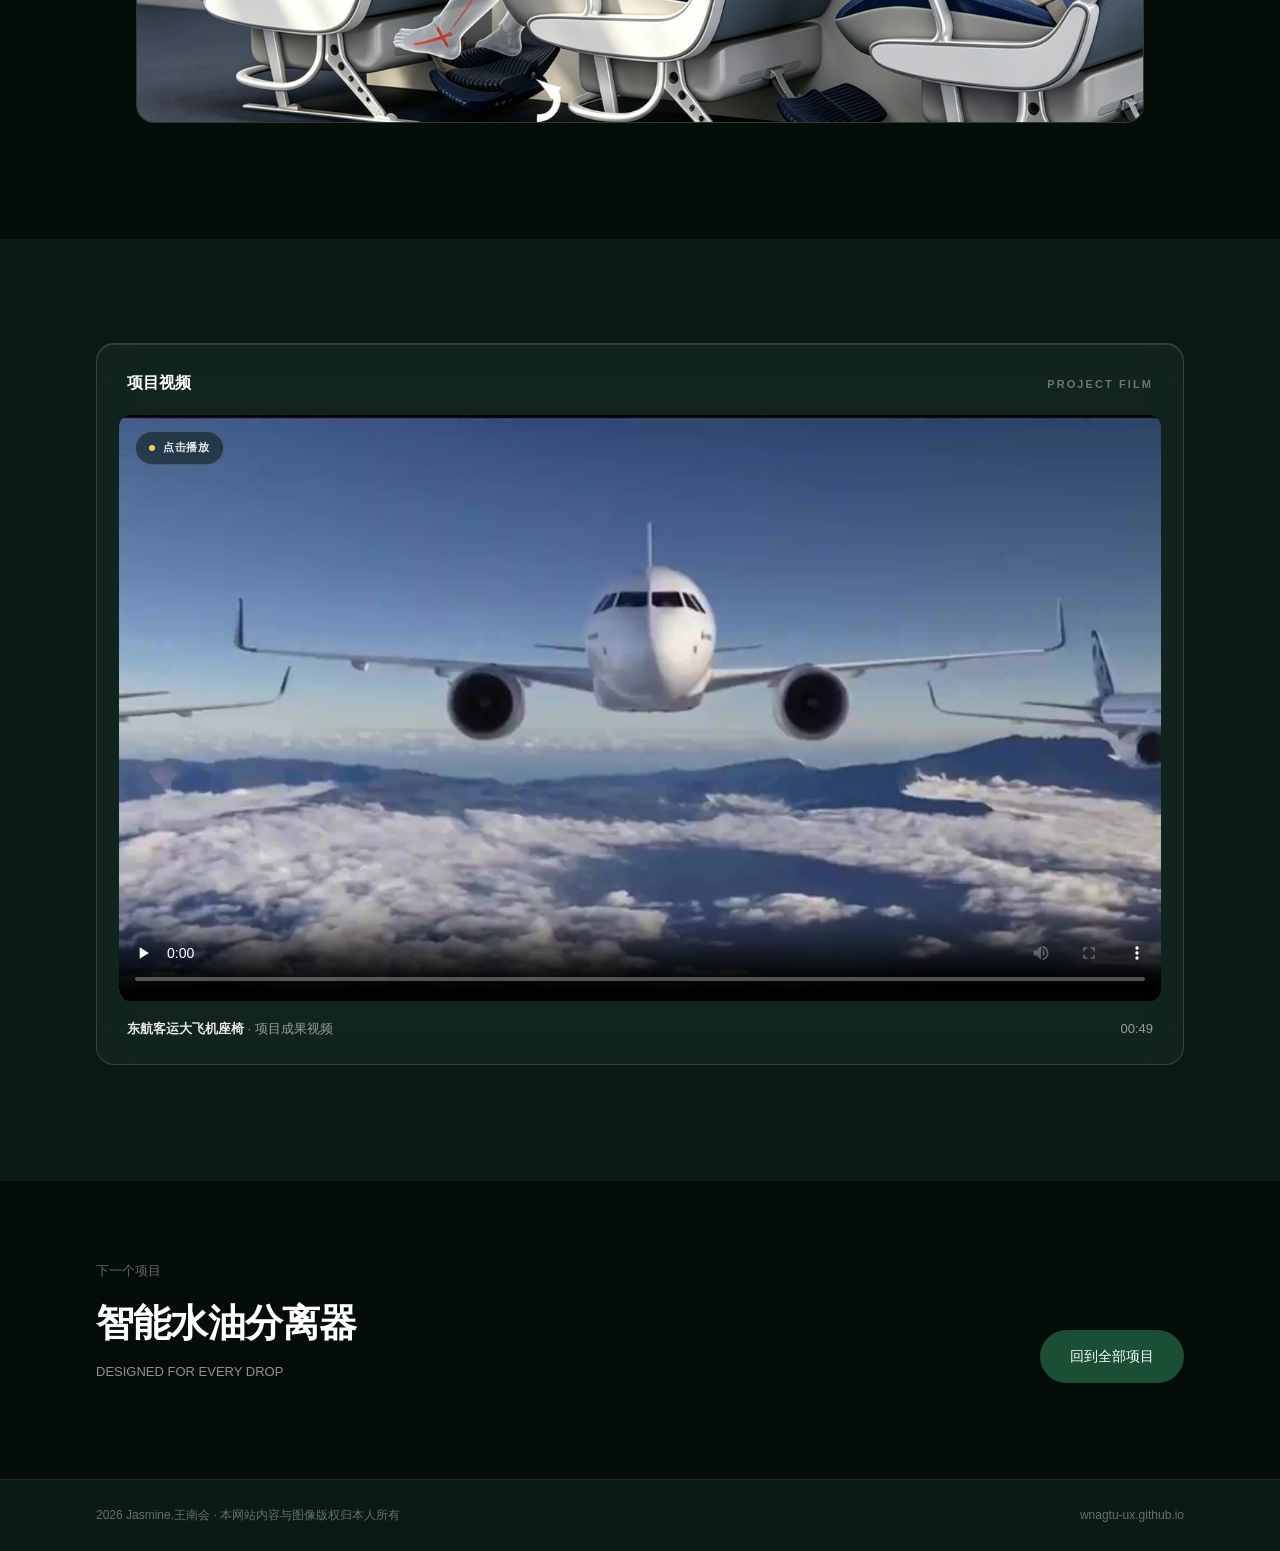
<file: work/03-seat.html>
<!DOCTYPE html>
<html lang="zh-CN">
<head>
<meta charset="UTF-8">
<meta name="viewport" content="width=device-width, initial-scale=1">
<title>东航客运大飞机座椅 · Jasmine.王南会</title>
<meta name="description" content="一套能覆盖多种体型乘客与多类出行场景的座椅方案。">
<meta property="og:type" content="article">
<meta property="og:site_name" content="Jasmine.王南会 · AI 产品设计作品集">
<meta property="og:locale" content="zh_CN">
<meta property="og:title" content="东航客运大飞机座椅 · Jasmine.王南会">
<meta property="og:description" content="一套能覆盖多种体型乘客与多类出行场景的座椅方案。">
<meta property="og:url" content="https://wnagtu-ux.github.io/work/03-seat.html">
<meta property="og:image" content="https://wnagtu-ux.github.io/assets/img/cover-03.jpg">
<meta property="og:image:width" content="1400">
<meta property="og:image:height" content="728">
<meta property="og:image:alt" content="东航客运大飞机座椅设计 · 主视觉">
<meta name="twitter:card" content="summary_large_image">
<meta name="twitter:image" content="https://wnagtu-ux.github.io/assets/img/cover-03.jpg">
<link rel="icon" href="data:image/svg+xml,%3Csvg xmlns='http://www.w3.org/2000/svg' viewBox='0 0 32 32'%3E%3Crect width='32' height='32' rx='8' fill='%230A1A14'/%3E%3Cpath d='M6 10.5 10.5 22 16 13.5 21.5 22 26 10.5' fill='none' stroke='%23FFC857' stroke-width='2.6' stroke-linecap='round' stroke-linejoin='round'/%3E%3C/svg%3E">
<link rel="stylesheet" href="../assets/css/site.css">
<noscript><style>.rv{opacity:1 !important;transform:none !important}.smask__head{opacity:1 !important;transform:none !important}</style></noscript>
</head>
<body>

<header class="dnav" id="dnav">
  <a href="../index.html">←&nbsp;&nbsp;返回作品集</a>
  <a href="04-separator.html">智能水油分离器&nbsp;&nbsp;→</a>
</header>

<!-- ===== 揭示主视觉 · curtain ===== -->
<section class="smask" id="smaskTop" style="height:270vh"
         data-variant="curtain"
         data-src="../assets/img/cover-03.jpg"
         data-fit="cover"
         data-word="SCROLL"
         data-columns="9"
         data-origin-x="50"
         data-origin-y="50"
         data-angle="108"
         data-zoom="1.14"
         data-feather="14"
         data-stagger="0.55"
         data-settle="0.84"
         data-smooth="0.14"
         data-overlay="0.30">
  <div class="smask__sticky">
    <canvas class="smask__canvas"></canvas>
    <div class="smask__scrim"></div>
    <div class="smask__head">
      <div class="smask__no">PROJECT 03 &nbsp;/&nbsp; DESIGNED FOR DIVERSITY</div>
      <h1 class="smask__t">东航客运大飞机座椅</h1>
      <p class="smask__sub">一套能覆盖多种体型乘客与多类出行场景的座椅方案。</p>
      <p class="smask__meta">组长 · 2025.03 – 2025.07 · 校企合作项目 · 与航空公司合作</p>
    </div>
    <div class="smask__hint">滚动 · 揭开画面</div>
  </div>
</section>


<!-- ===== 设计理念 ===== -->
<section class="phil">
  <div class="wrap">
    <div class="phil__card rv">
      <div class="phil__label"><h3>设计理念</h3><span>DESIGN PHILOSOPHY</span></div>
      <p class="phil__cn">在效率至上的航空业，我们重新思考对乘客差异化需求的精准响应。通过解决静脉曲张乘客的舒展、带婴家长的行李收纳、高大旅客的座椅调节及年长者的通行难题，为有限客舱的乘客提供体贴舒适的体验。</p>
      <div class="phil__rule"></div>
      <p class="phil__en">In an efficiency-oriented aviation industry, we are rethinking the precise response to passengers' differentiated needs. By solving the stretching needs of passengers with varicose veins, luggage storage for parents with infants, seat adjustment for tall passengers, and the transportation difficulties for the elderly, we provide a considerate and comfortable experience for passengers in limited cabins.</p>
    </div>
  </div>
</section>


<section class="dsec">
  <div class="wrap">
    <div class="dlabel rv"><h3>机舱场景</h3><span>CABIN CONTEXT</span></div>
    <div class="dgal dgal--2">
      <figure class="dimg dimg--wide rv"><img src="../assets/img/d03-06.jpg" alt="机舱场景"></figure>
    </div>
  </div>
</section>

<section class="dsec dsec--deep">
  <div class="wrap">
    <div class="dlabel rv"><h3>差异化需求</h3><span>DIFFERENTIATED NEEDS</span></div>
    <div class="dgal dgal--2">
      <figure class="dimg dimg--wide rv"><img src="../assets/img/d03-04.jpg" alt="差异化需求"></figure>
    </div>
  </div>
</section>

<section class="dsec">
  <div class="wrap">
    <div class="dlabel rv"><h3>草图与结构推敲</h3><span>SKETCH & STRUCTURE</span></div>
    <div class="dgal dgal--2">
      <figure class="dimg dimg--wide rv"><img src="../assets/img/d03-02.jpg" alt="草图与结构推敲"></figure>
    </div>
  </div>
</section>

<section class="dsec dsec--deep">
  <div class="wrap">
    <div class="dlabel rv"><h3>引导界面</h3><span>GUIDANCE</span></div>
    <div class="dgal dgal--2">
      <figure class="dimg dimg--wide rv"><img src="../assets/img/d03-05.jpg" alt="方案与引导界面"></figure>
    </div>
  </div>
</section>


<!-- ===================== 项目视频（底部） ===================== -->
<section class="film" id="film">
  <div class="wrap">
    <div class="film__card glass rv">
      <div class="film__head">
        <h3>项目视频</h3>
        <span>Project Film</span>
      </div>
      <div class="film__frame">
        <span class="film__badge"><i></i>点击播放</span>
        <video controls playsinline preload="none"
               poster="../assets/img/poster-seat.jpg"
               width="1920" height="1080">
          <source src="../assets/video/seat.mp4" type="video/mp4">
          你的浏览器不支持 HTML5 视频。可直接下载查看：<a href="../assets/video/seat.mp4">seat.mp4</a>
        </video>
      </div>
      <div class="film__cap">
        <span><b>东航客运大飞机座椅</b> · 项目成果视频</span>
        <span>00:49</span>
      </div>
    </div>
  </div>
</section>

<section class="dnext">
  <div class="wrap dnext__row">
    <div>
      <div class="dnext__l">下一个项目</div>
      <a href="04-separator.html">
        <h2 class="dnext__t">智能水油分离器</h2>
        <div class="dnext__sb">DESIGNED FOR EVERY DROP</div>
      </a>
    </div>
    <a class="btn btn--solid" href="../index.html#work">回到全部项目</a>
  </div>
</section>

<footer class="dfoot">
  <div class="wrap">
    <span>2026 Jasmine.王南会 · 本网站内容与图像版权归本人所有</span>
    <a href="../index.html">wnagtu-ux.github.io</a>
  </div>
</footer>

<script src="../assets/js/scroll-mask.js"></script>
<script src="../assets/js/site.js"></script>
</body>
</html>
</file>
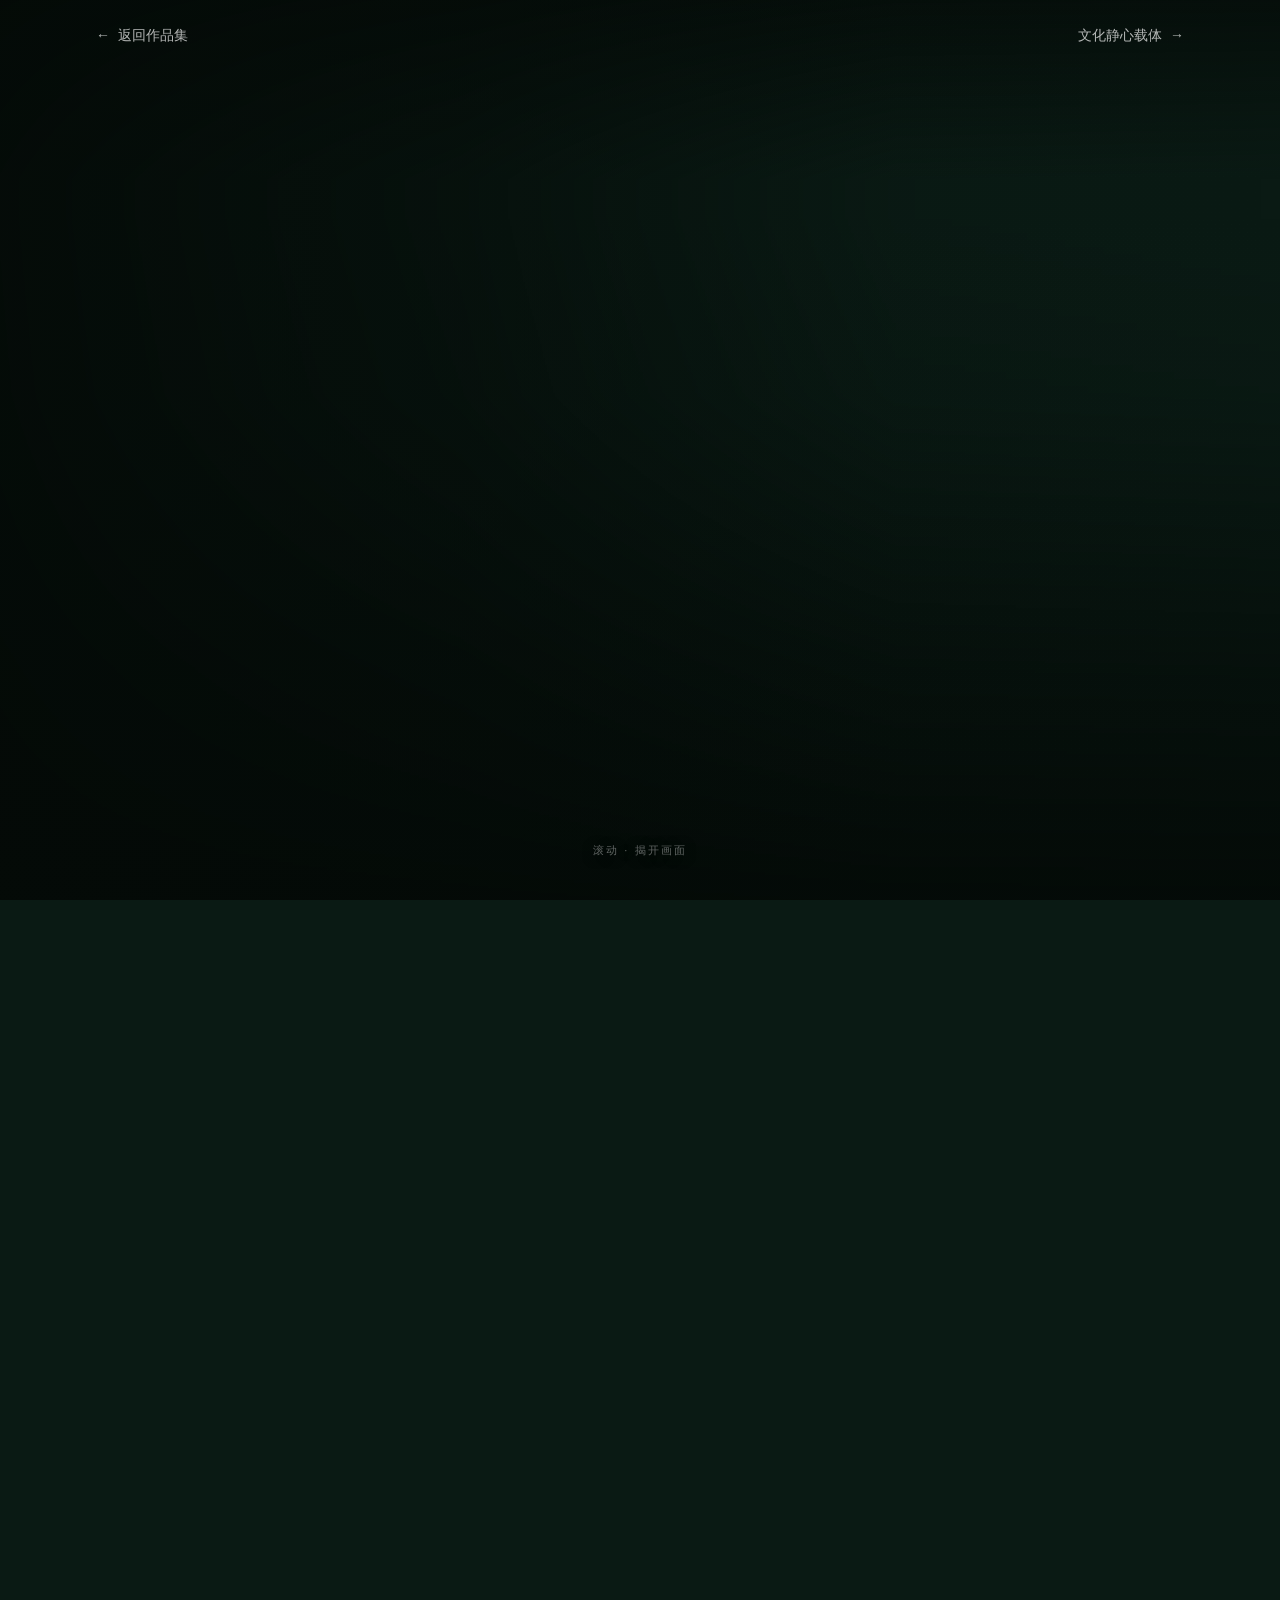
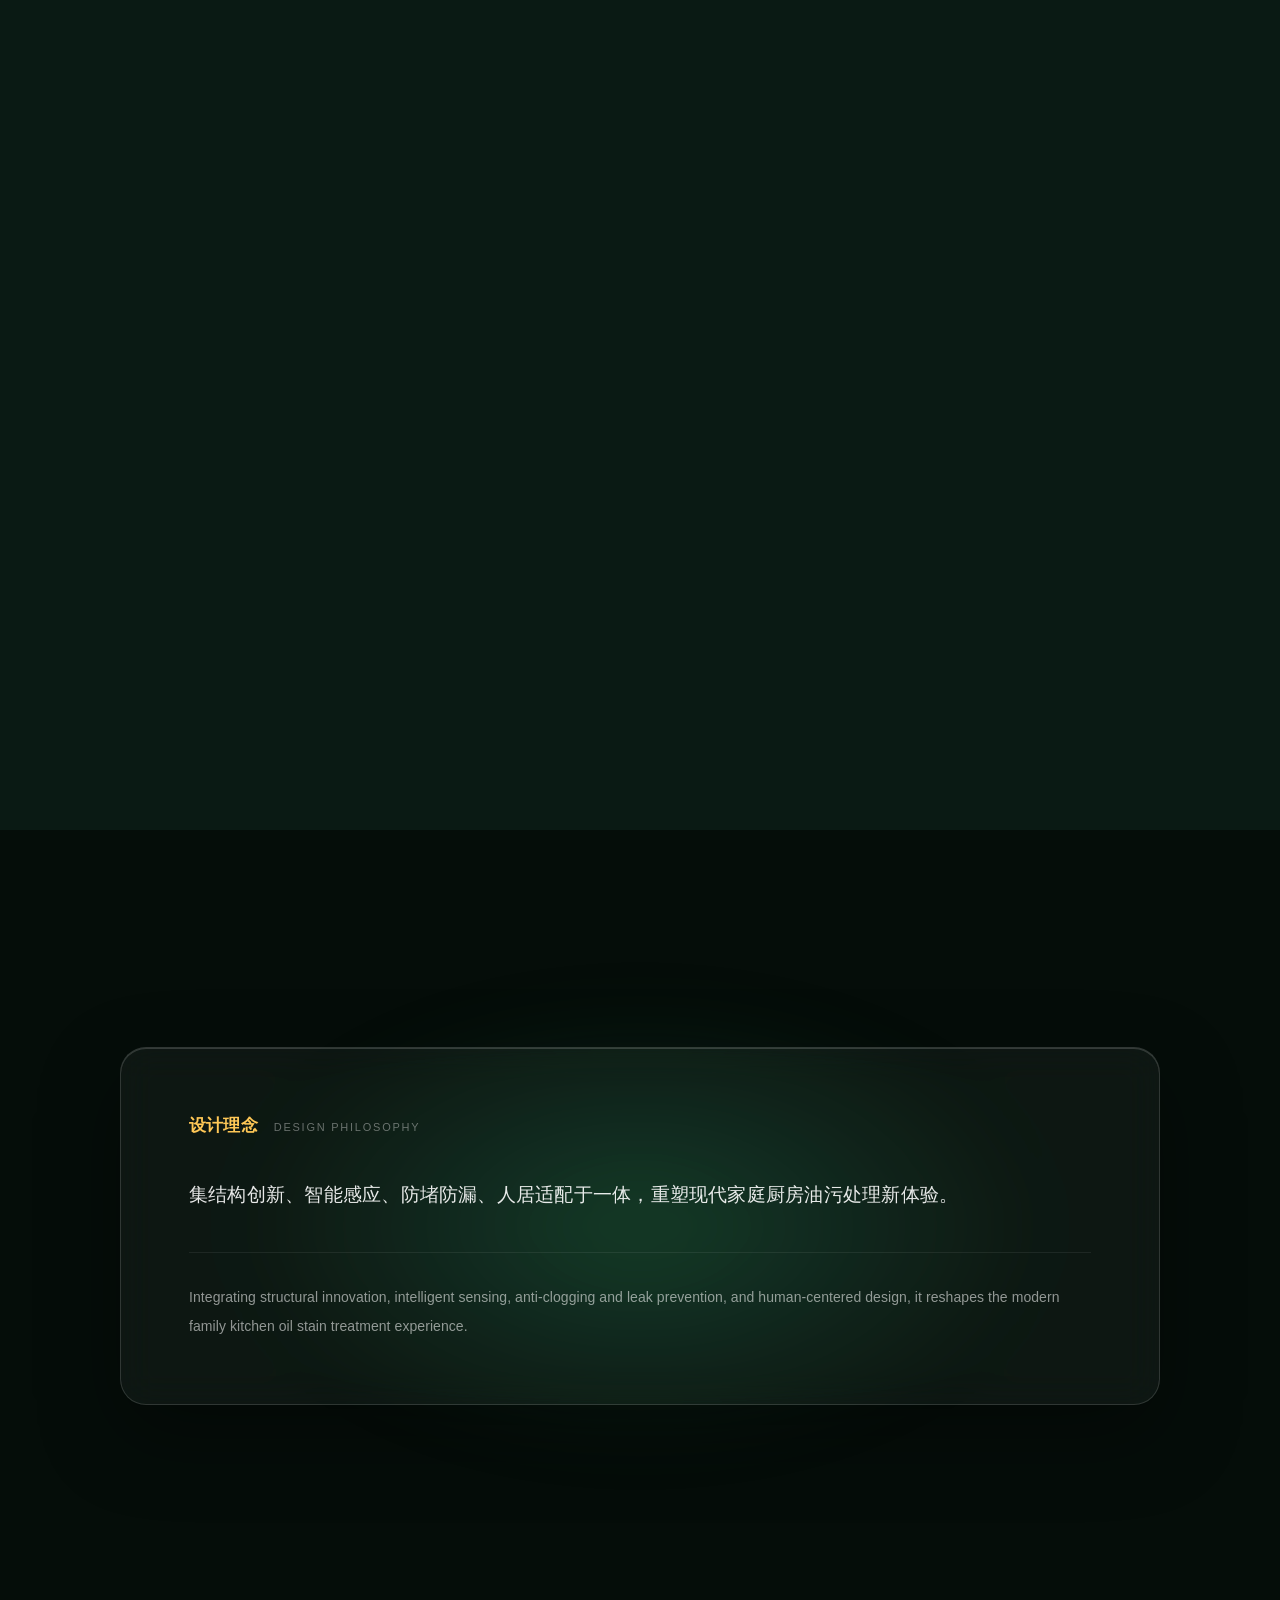
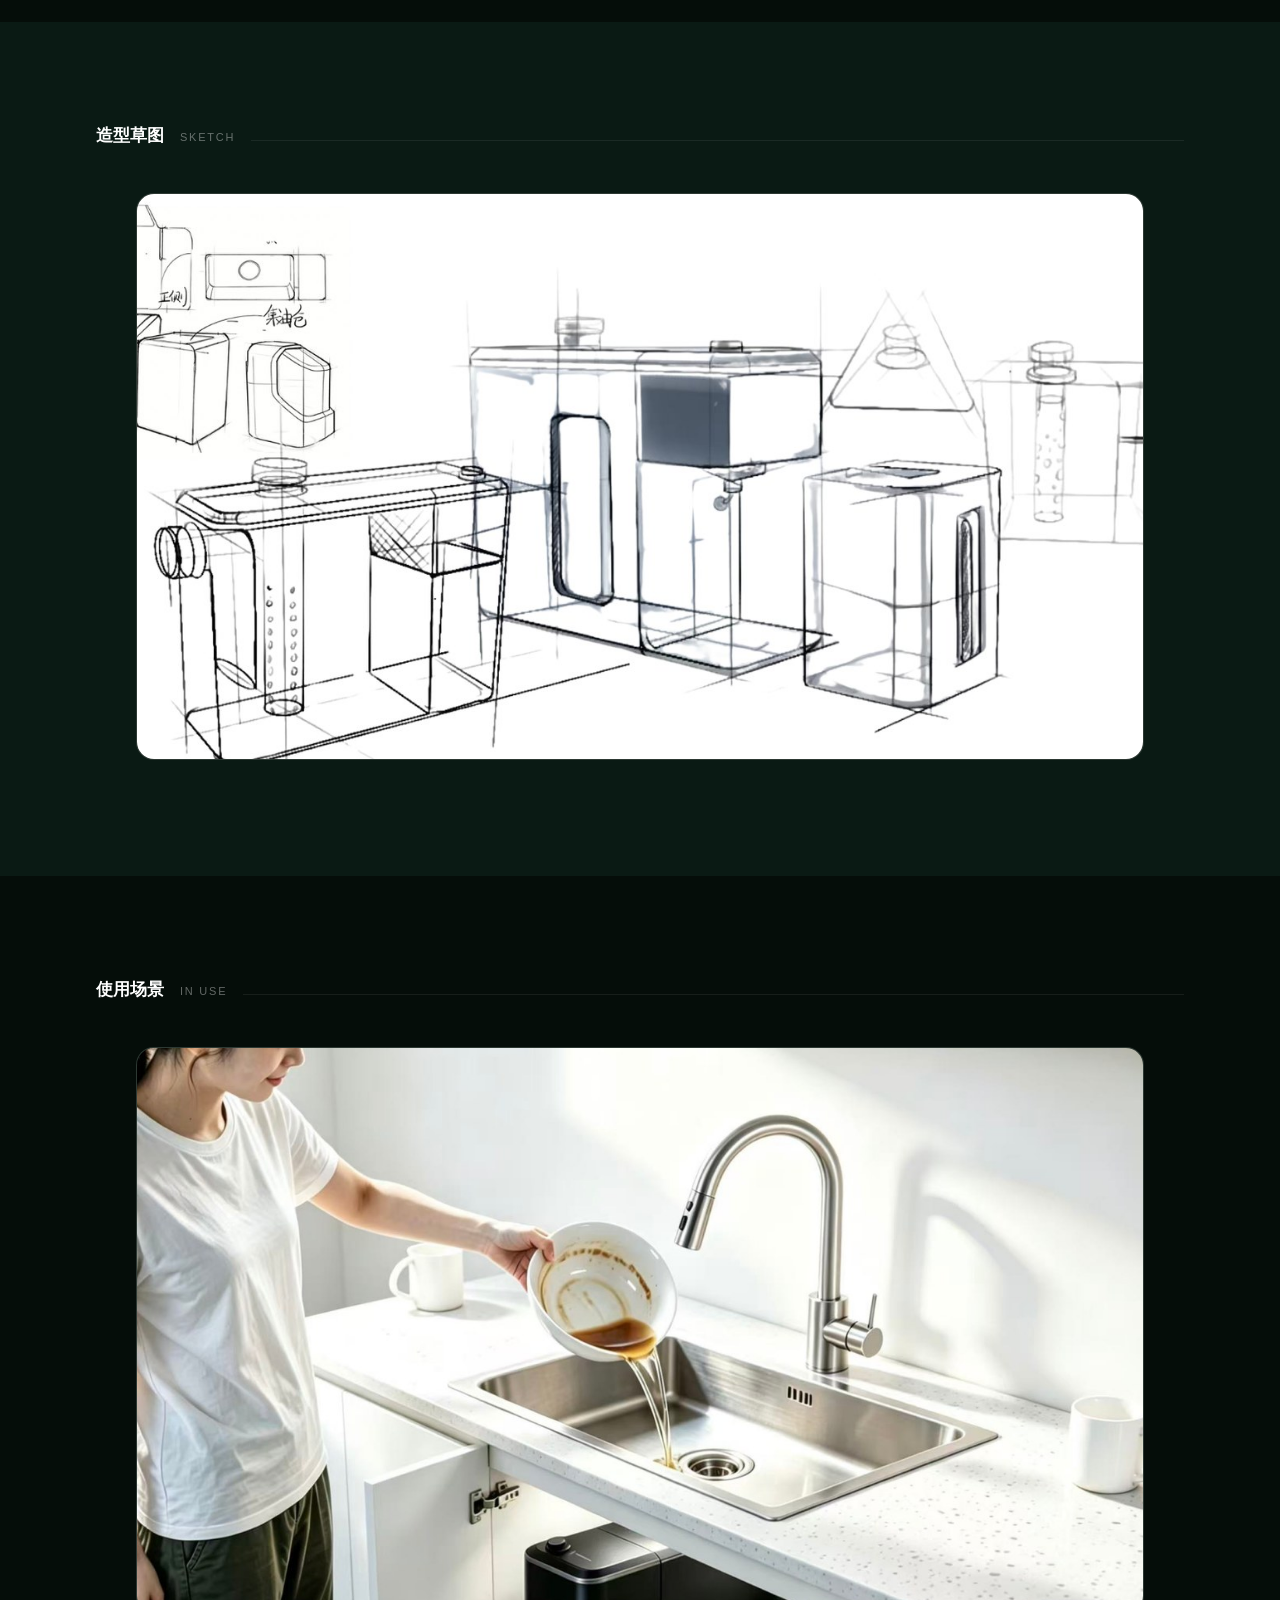
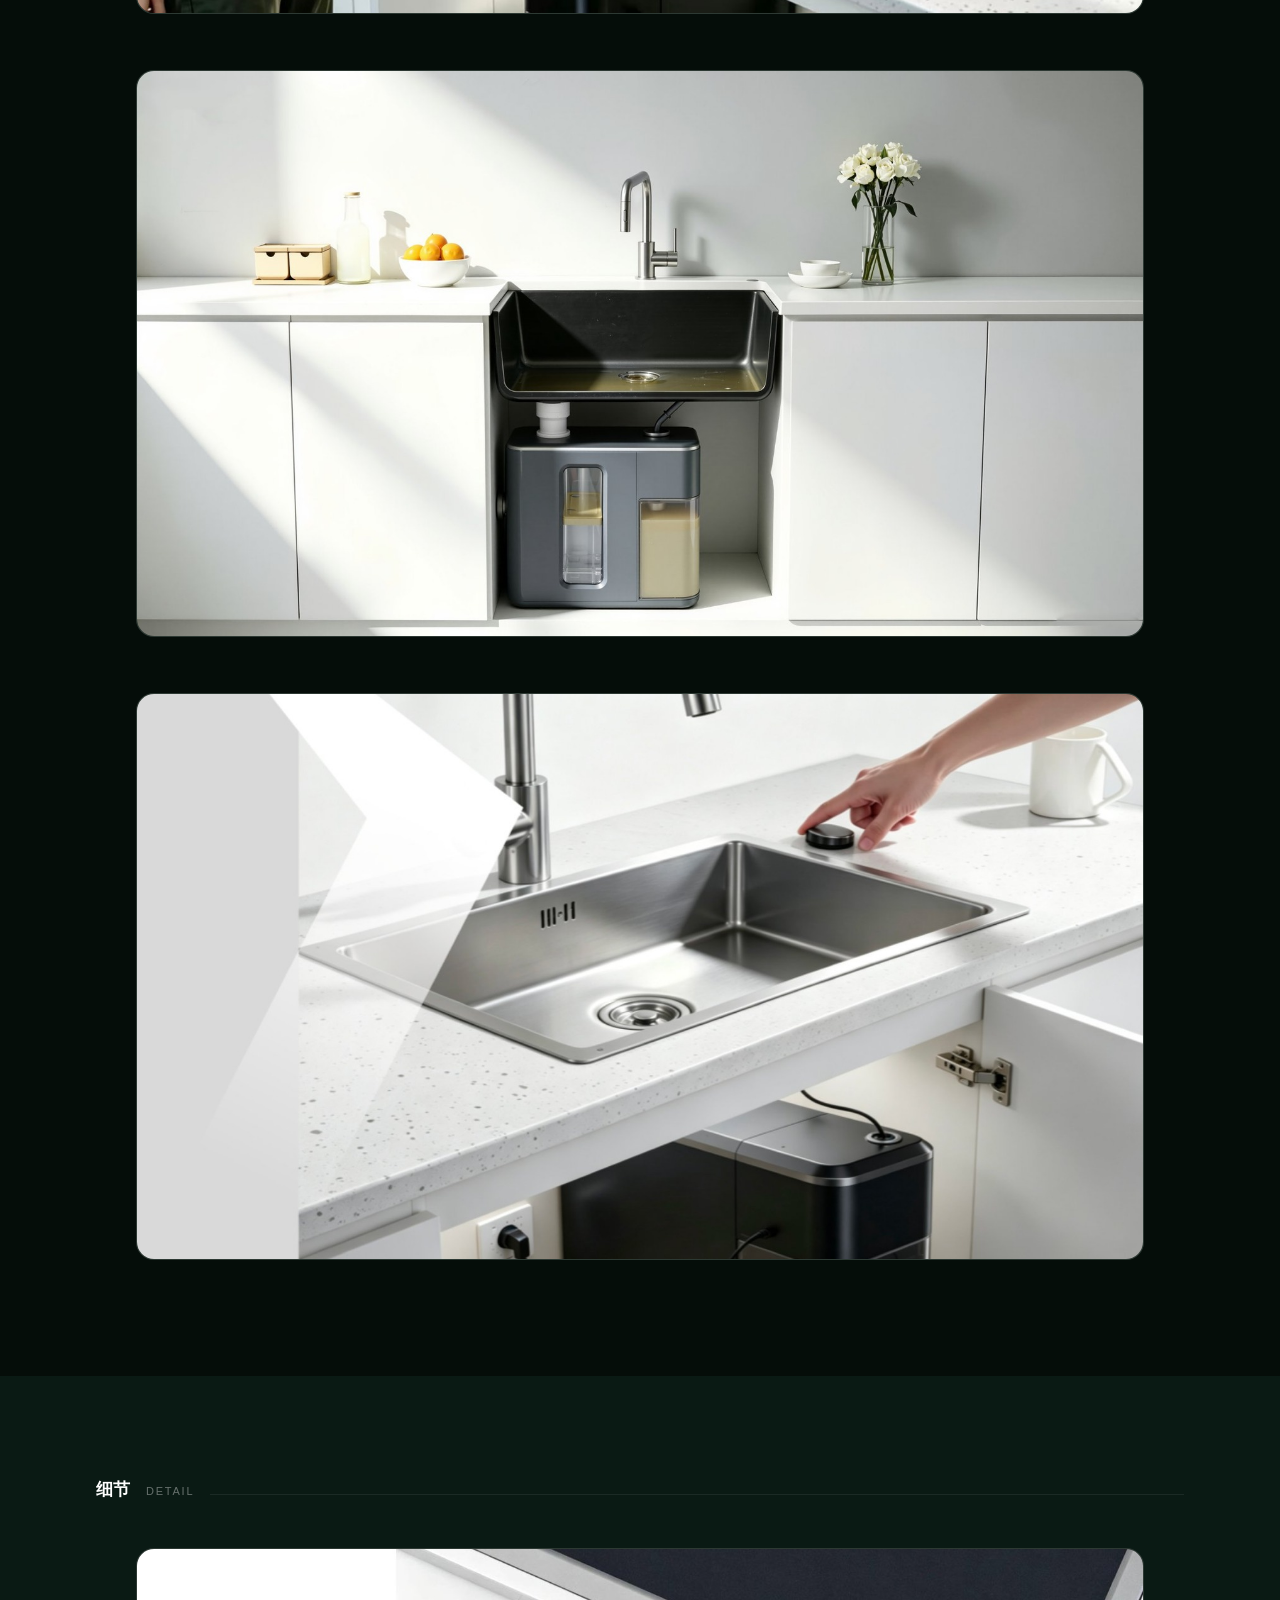
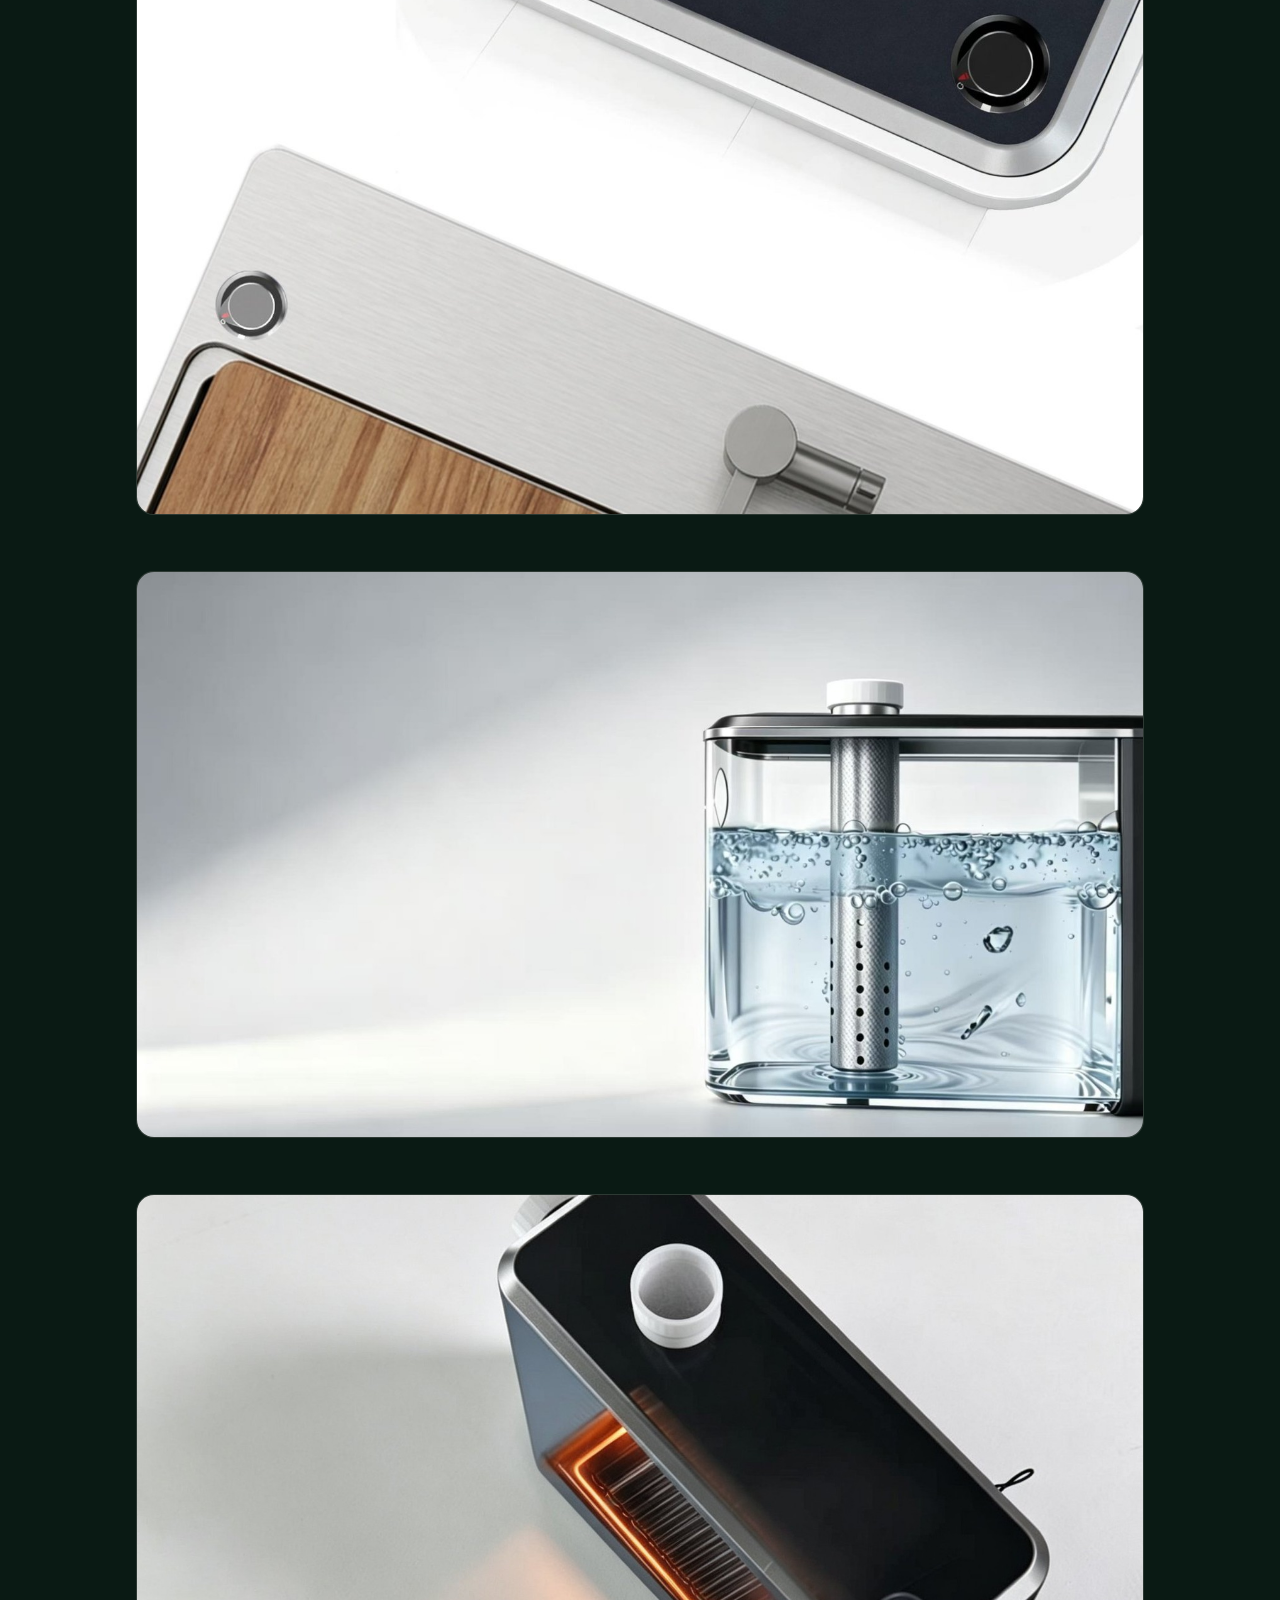
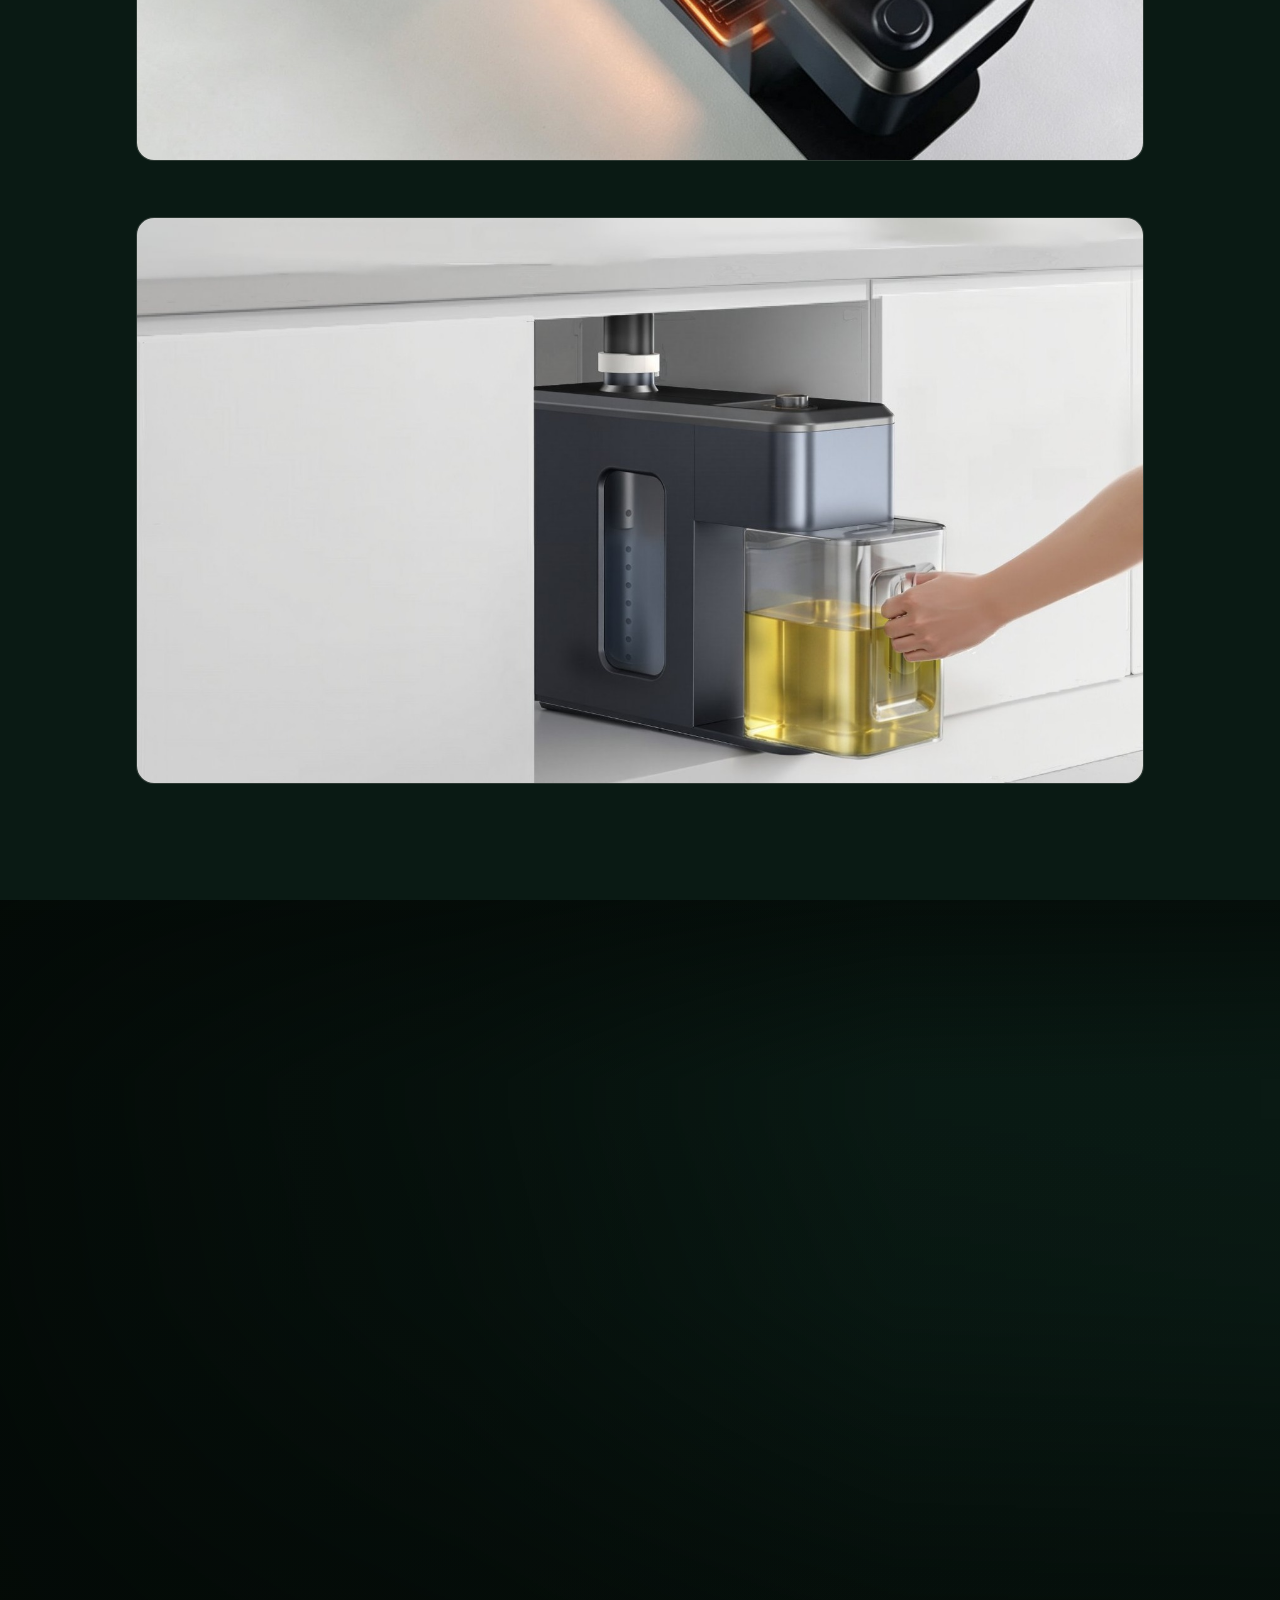
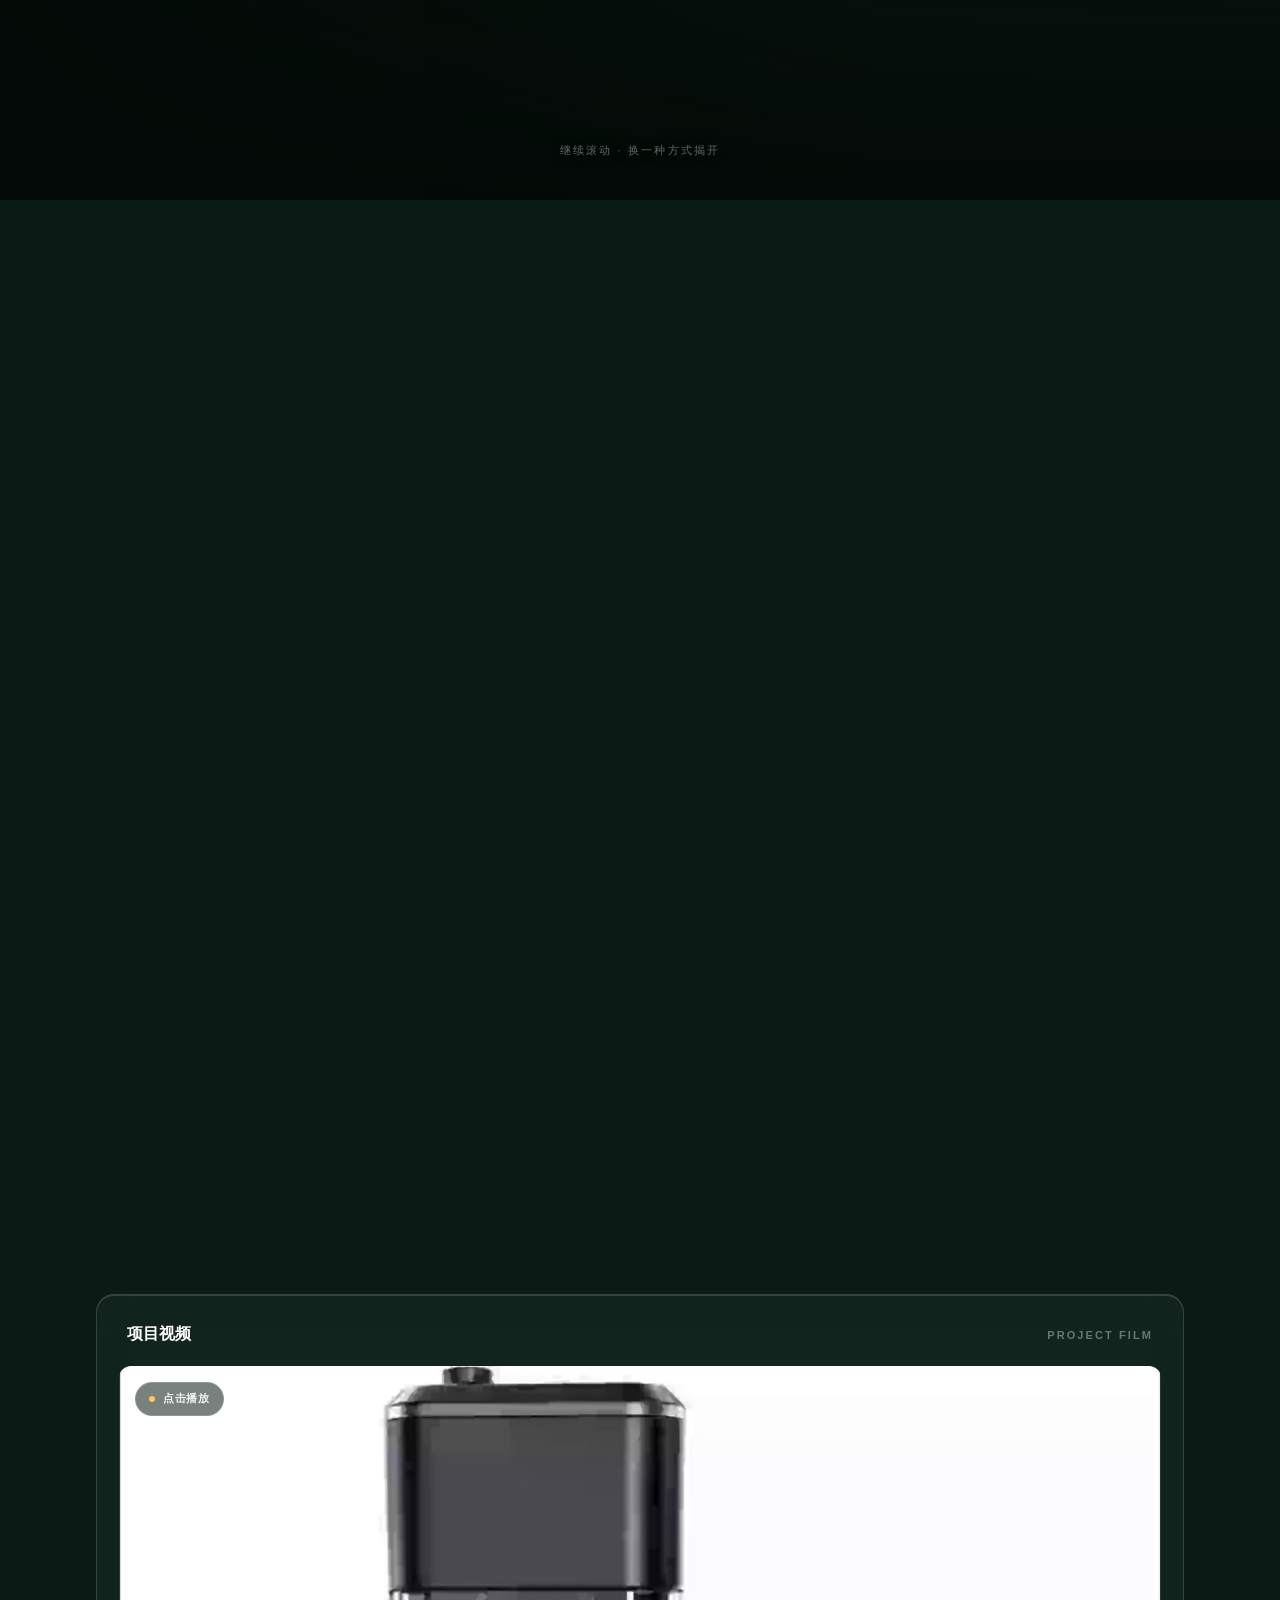
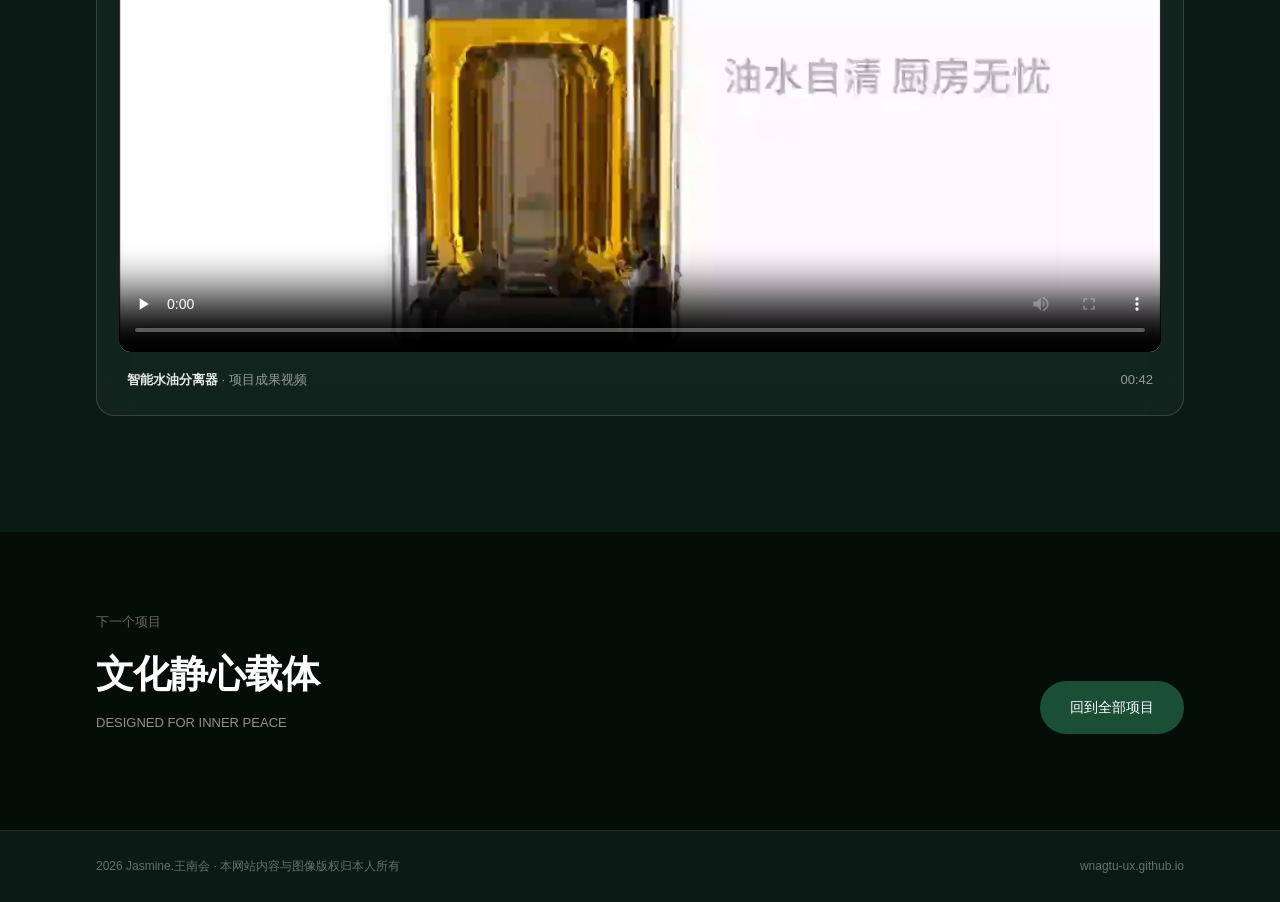
<file: work/04-separator.html>
<!DOCTYPE html>
<html lang="zh-CN">
<head>
<meta charset="UTF-8">
<meta name="viewport" content="width=device-width, initial-scale=1">
<title>智能水油分离器 · Jasmine.王南会</title>
<meta name="description" content="在同质化的品类里，找一个能站得住的差异化机会点。">
<meta property="og:type" content="article">
<meta property="og:site_name" content="Jasmine.王南会 · AI 产品设计作品集">
<meta property="og:locale" content="zh_CN">
<meta property="og:title" content="智能水油分离器 · Jasmine.王南会">
<meta property="og:description" content="在同质化的品类里，找一个能站得住的差异化机会点。">
<meta property="og:url" content="https://wnagtu-ux.github.io/work/04-separator.html">
<meta property="og:image" content="https://wnagtu-ux.github.io/assets/img/d04-02.jpg">
<meta property="og:image:width" content="1500">
<meta property="og:image:height" content="835">
<meta property="og:image:alt" content="智能水油分离器设计 · 主视觉">
<meta name="twitter:card" content="summary_large_image">
<meta name="twitter:image" content="https://wnagtu-ux.github.io/assets/img/d04-02.jpg">
<link rel="icon" href="data:image/svg+xml,%3Csvg xmlns='http://www.w3.org/2000/svg' viewBox='0 0 32 32'%3E%3Crect width='32' height='32' rx='8' fill='%230A1A14'/%3E%3Cpath d='M6 10.5 10.5 22 16 13.5 21.5 22 26 10.5' fill='none' stroke='%23FFC857' stroke-width='2.6' stroke-linecap='round' stroke-linejoin='round'/%3E%3C/svg%3E">
<link rel="stylesheet" href="../assets/css/site.css">
<noscript><style>.rv{opacity:1 !important;transform:none !important}.smask__head{opacity:1 !important;transform:none !important}</style></noscript>
</head>
<body>

<header class="dnav" id="dnav">
  <a href="../index.html">←&nbsp;&nbsp;返回作品集</a>
  <a href="05-culture.html">文化静心载体&nbsp;&nbsp;→</a>
</header>

<!-- ===== 揭示主视觉 · slats ===== -->
<section class="smask" id="smaskTop" style="height:270vh"
         data-variant="slats"
         data-src="../assets/img/d04-02.jpg"
         data-fit="cover"
         data-word="SCROLL"
         data-columns="9"
         data-origin-x="50"
         data-origin-y="50"
         data-angle="108"
         data-zoom="1.14"
         data-feather="14"
         data-stagger="0.55"
         data-settle="0.84"
         data-smooth="0.14"
         data-overlay="0.30">
  <div class="smask__sticky">
    <canvas class="smask__canvas"></canvas>
    <div class="smask__scrim"></div>
    <div class="smask__head">
      <div class="smask__no">PROJECT 04 &nbsp;/&nbsp; DESIGNED FOR EVERY DROP</div>
      <h1 class="smask__t">智能水油分离器</h1>
      <p class="smask__sub">在同质化的品类里，找一个能站得住的差异化机会点。</p>
      <p class="smask__meta">产品设计及产品经理 · 2026.04 – 2026.05 · 校企合作项目 · 获企业创新奖</p>
    </div>
    <div class="smask__hint">滚动 · 揭开画面</div>
  </div>
</section>


<!-- ===== 设计理念 ===== -->
<section class="phil">
  <div class="wrap">
    <div class="phil__card rv">
      <div class="phil__label"><h3>设计理念</h3><span>DESIGN PHILOSOPHY</span></div>
      <p class="phil__cn">集结构创新、智能感应、防堵防漏、人居适配于一体，重塑现代家庭厨房油污处理新体验。</p>
      <div class="phil__rule"></div>
      <p class="phil__en">Integrating structural innovation, intelligent sensing, anti-clogging and leak prevention, and human-centered design, it reshapes the modern family kitchen oil stain treatment experience.</p>
    </div>
  </div>
</section>


<section class="dsec">
  <div class="wrap">
    <div class="dlabel rv"><h3>造型草图</h3><span>SKETCH</span></div>
    <div class="dgal dgal--2">
      <figure class="dimg dimg--wide rv"><img src="../assets/img/d04-03.jpg" alt="造型草图"></figure>
    </div>
  </div>
</section>

<section class="dsec dsec--deep">
  <div class="wrap">
    <div class="dlabel rv"><h3>使用场景</h3><span>IN USE</span></div>
    <div class="dgal dgal--2">
      <figure class="dimg dimg--wide rv"><img src="../assets/img/d04-05.jpg" alt="使用场景"></figure>
      <figure class="dimg dimg--wide rv"><img src="../assets/img/d04-06.jpg" alt="使用场景 · 厨下安装"></figure>
      <figure class="dimg dimg--wide rv"><img src="../assets/img/d04-07.jpg" alt="使用场景 · 智能感应操作"></figure>
    </div>
  </div>
</section>

<section class="dsec">
  <div class="wrap">
    <div class="dlabel rv"><h3>细节</h3><span>DETAIL</span></div>
    <div class="dgal dgal--2">
      <figure class="dimg dimg--wide rv"><img src="../assets/img/d04-01.jpg" alt="细节"></figure>
      <figure class="dimg dimg--wide rv"><img src="../assets/img/d04-08.jpg" alt="细节 · 过滤结构"></figure>
      <figure class="dimg dimg--wide rv"><img src="../assets/img/d04-09.jpg" alt="细节 · 顶部结构"></figure>
      <figure class="dimg dimg--wide rv"><img src="../assets/img/d04-10.jpg" alt="细节 · 集油盒抽拉"></figure>
    </div>
  </div>
</section>


<section class="smask" style="height:210vh"
         data-variant="grid"
         data-src="../assets/img/d04-11.jpg"
         data-fit="cover"
         data-word="SCROLL"
         data-columns="9"
         data-origin-x="50"
         data-origin-y="50"
         data-angle="108"
         data-zoom="1.16"
         data-feather="16"
         data-stagger="0.55"
         data-settle="0.84"
         data-smooth="0.16"
         data-overlay="0.26">
  <div class="smask__sticky">
    <canvas class="smask__canvas"></canvas>
    <div class="smask__scrim"></div>
    <div class="smask__hint">继续滚动 · 换一种方式揭开</div>
  </div>
</section>

<!-- ===================== 项目视频（底部） ===================== -->
<section class="film" id="film">
  <div class="wrap">
    <div class="film__card glass rv">
      <div class="film__head">
        <h3>项目视频</h3>
        <span>Project Film</span>
      </div>
      <div class="film__frame">
        <span class="film__badge"><i></i>点击播放</span>
        <video controls playsinline preload="none"
               poster="../assets/img/poster-separator.jpg"
               width="1920" height="1076">
          <source src="../assets/video/separator.mp4" type="video/mp4">
          你的浏览器不支持 HTML5 视频。可直接下载查看：<a href="../assets/video/separator.mp4">separator.mp4</a>
        </video>
      </div>
      <div class="film__cap">
        <span><b>智能水油分离器</b> · 项目成果视频</span>
        <span>00:42</span>
      </div>
    </div>
  </div>
</section>

<section class="dnext">
  <div class="wrap dnext__row">
    <div>
      <div class="dnext__l">下一个项目</div>
      <a href="05-culture.html">
        <h2 class="dnext__t">文化静心载体</h2>
        <div class="dnext__sb">DESIGNED FOR INNER PEACE</div>
      </a>
    </div>
    <a class="btn btn--solid" href="../index.html#work">回到全部项目</a>
  </div>
</section>

<footer class="dfoot">
  <div class="wrap">
    <span>2026 Jasmine.王南会 · 本网站内容与图像版权归本人所有</span>
    <a href="../index.html">wnagtu-ux.github.io</a>
  </div>
</footer>

<script src="../assets/js/scroll-mask.js"></script>
<script src="../assets/js/site.js"></script>
</body>
</html>
</file>
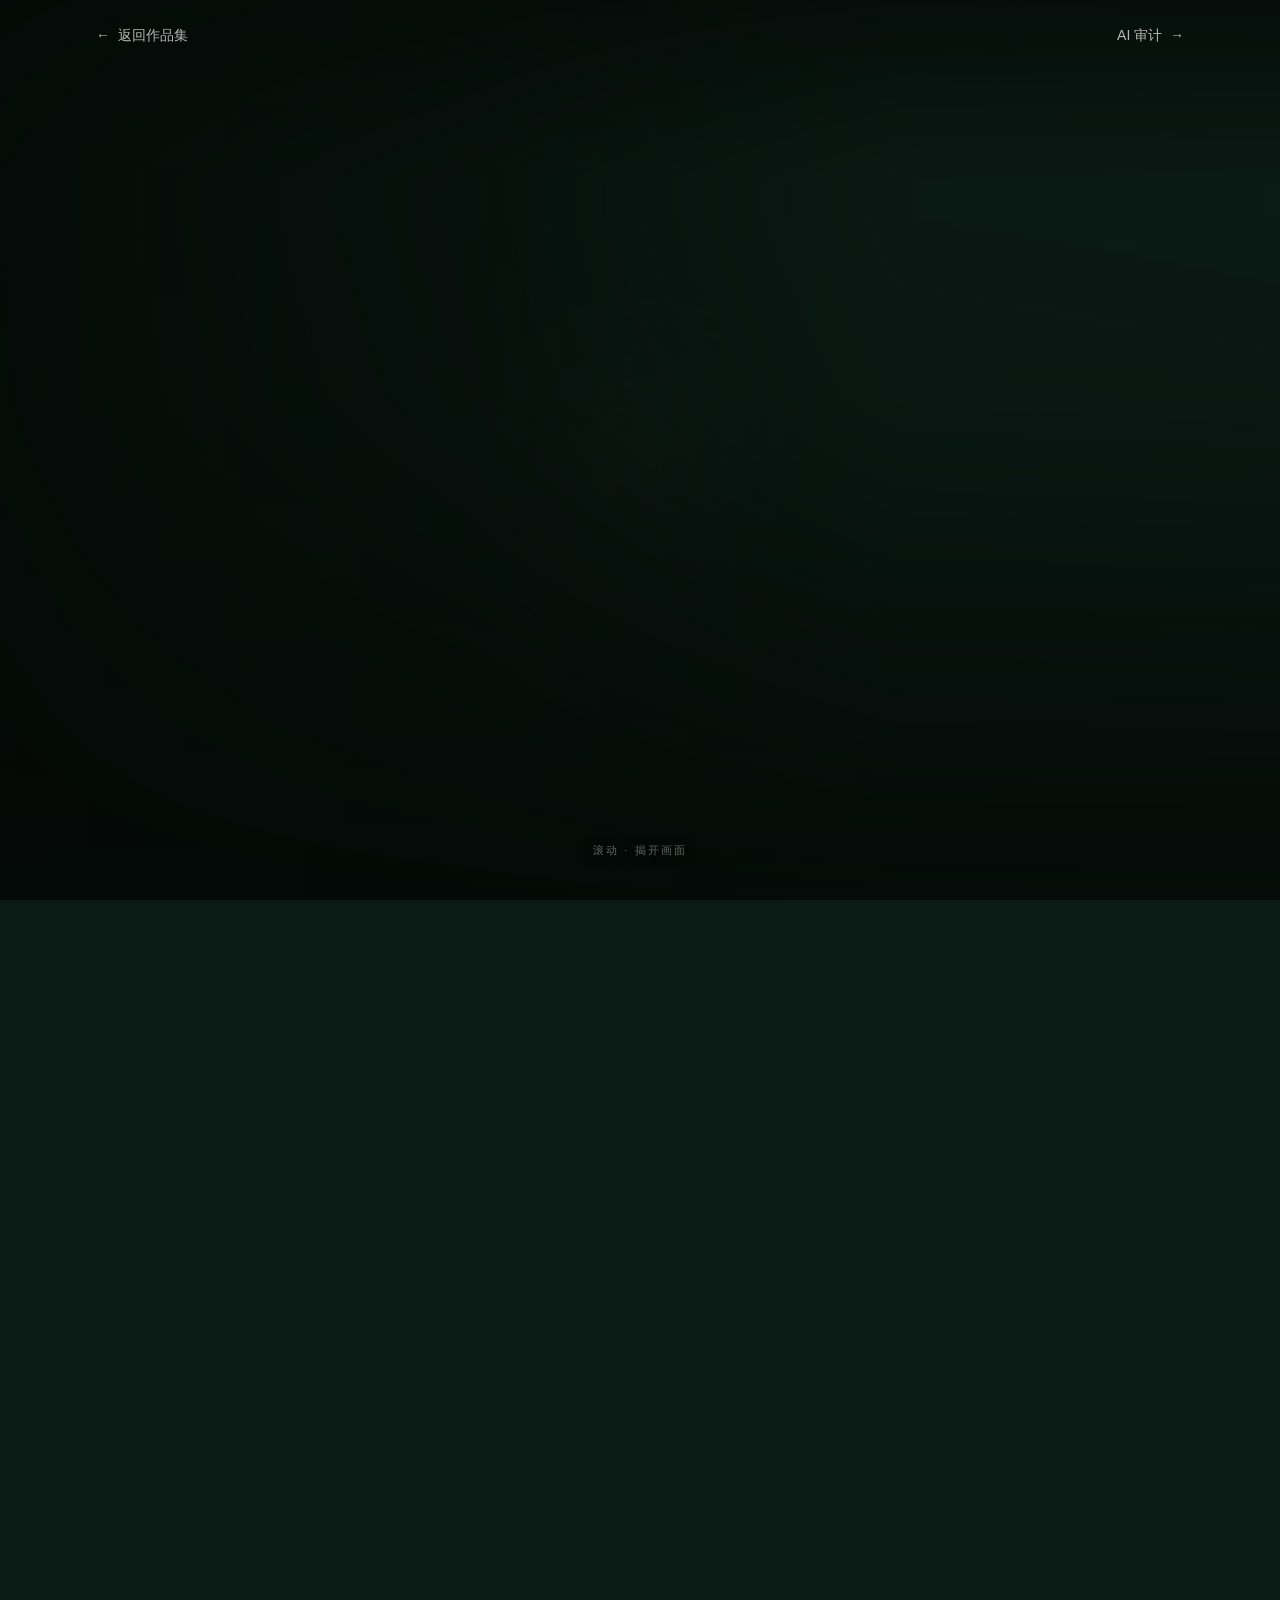
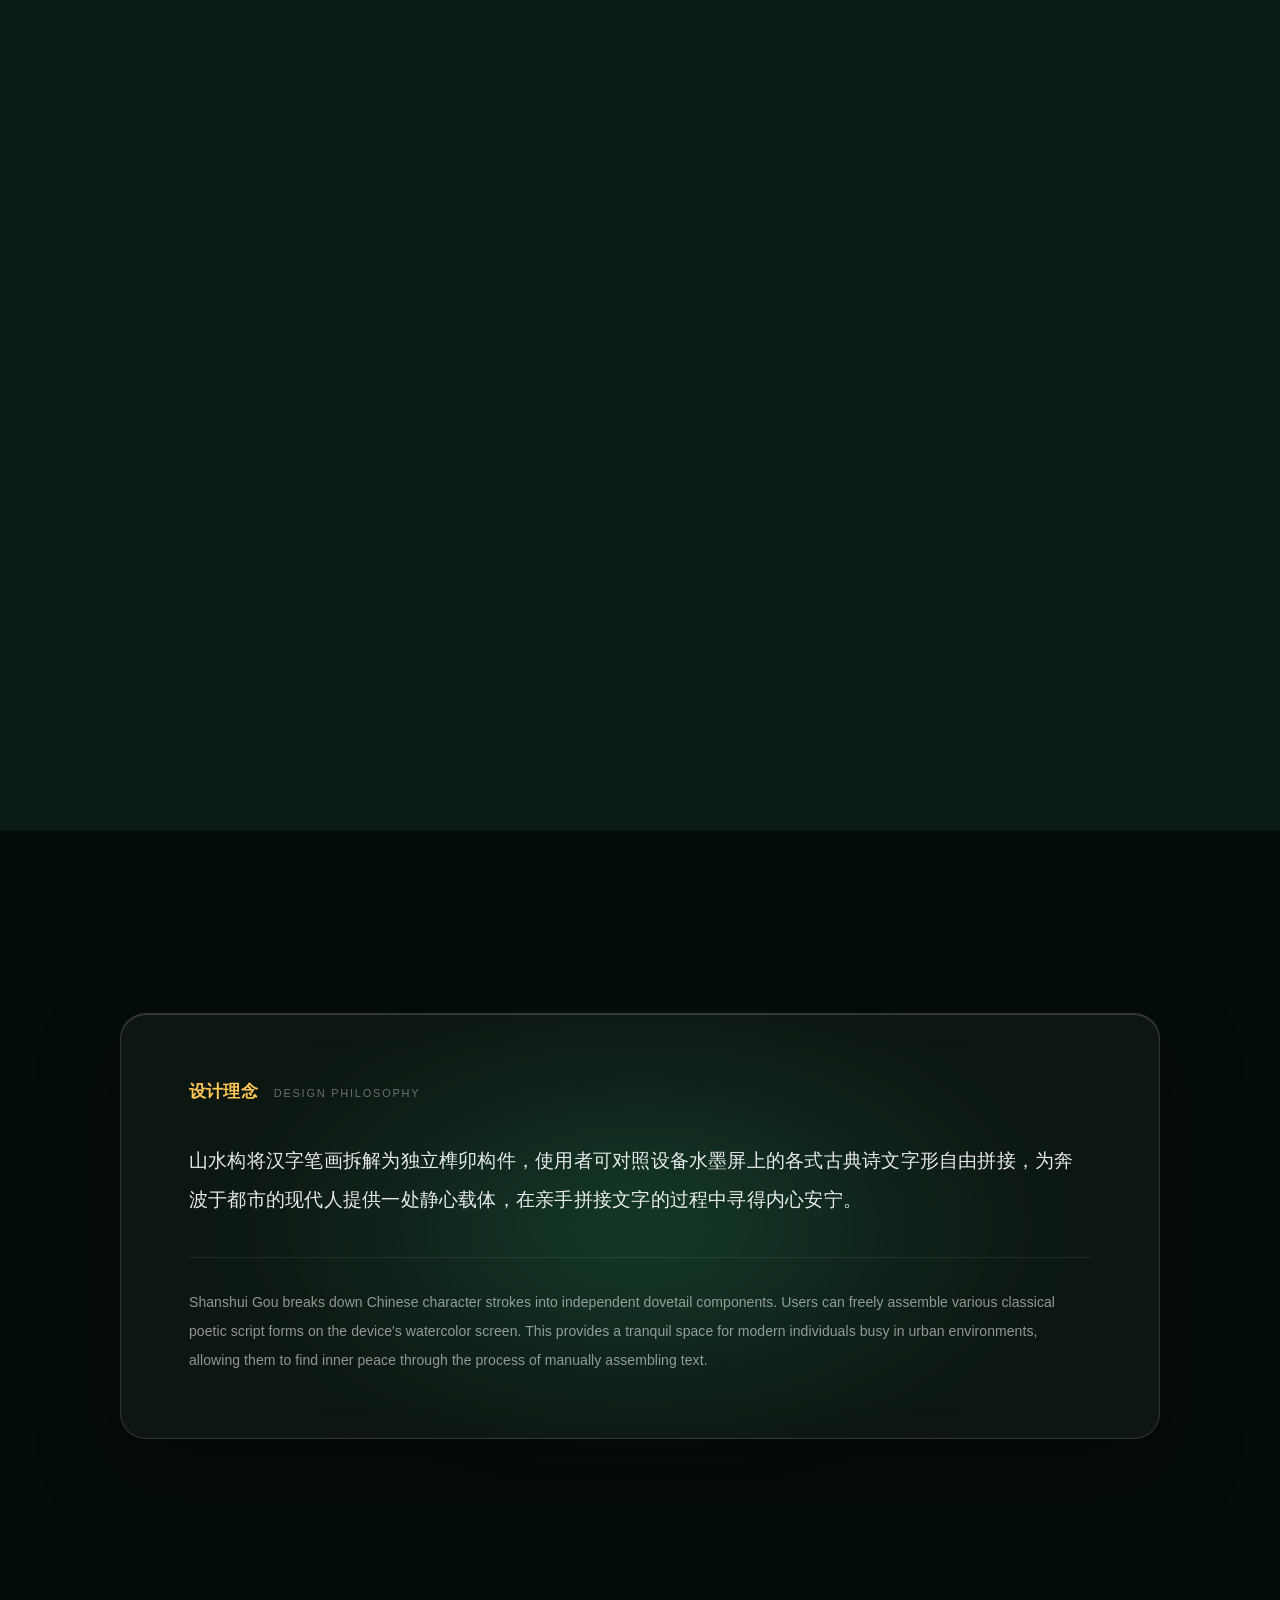
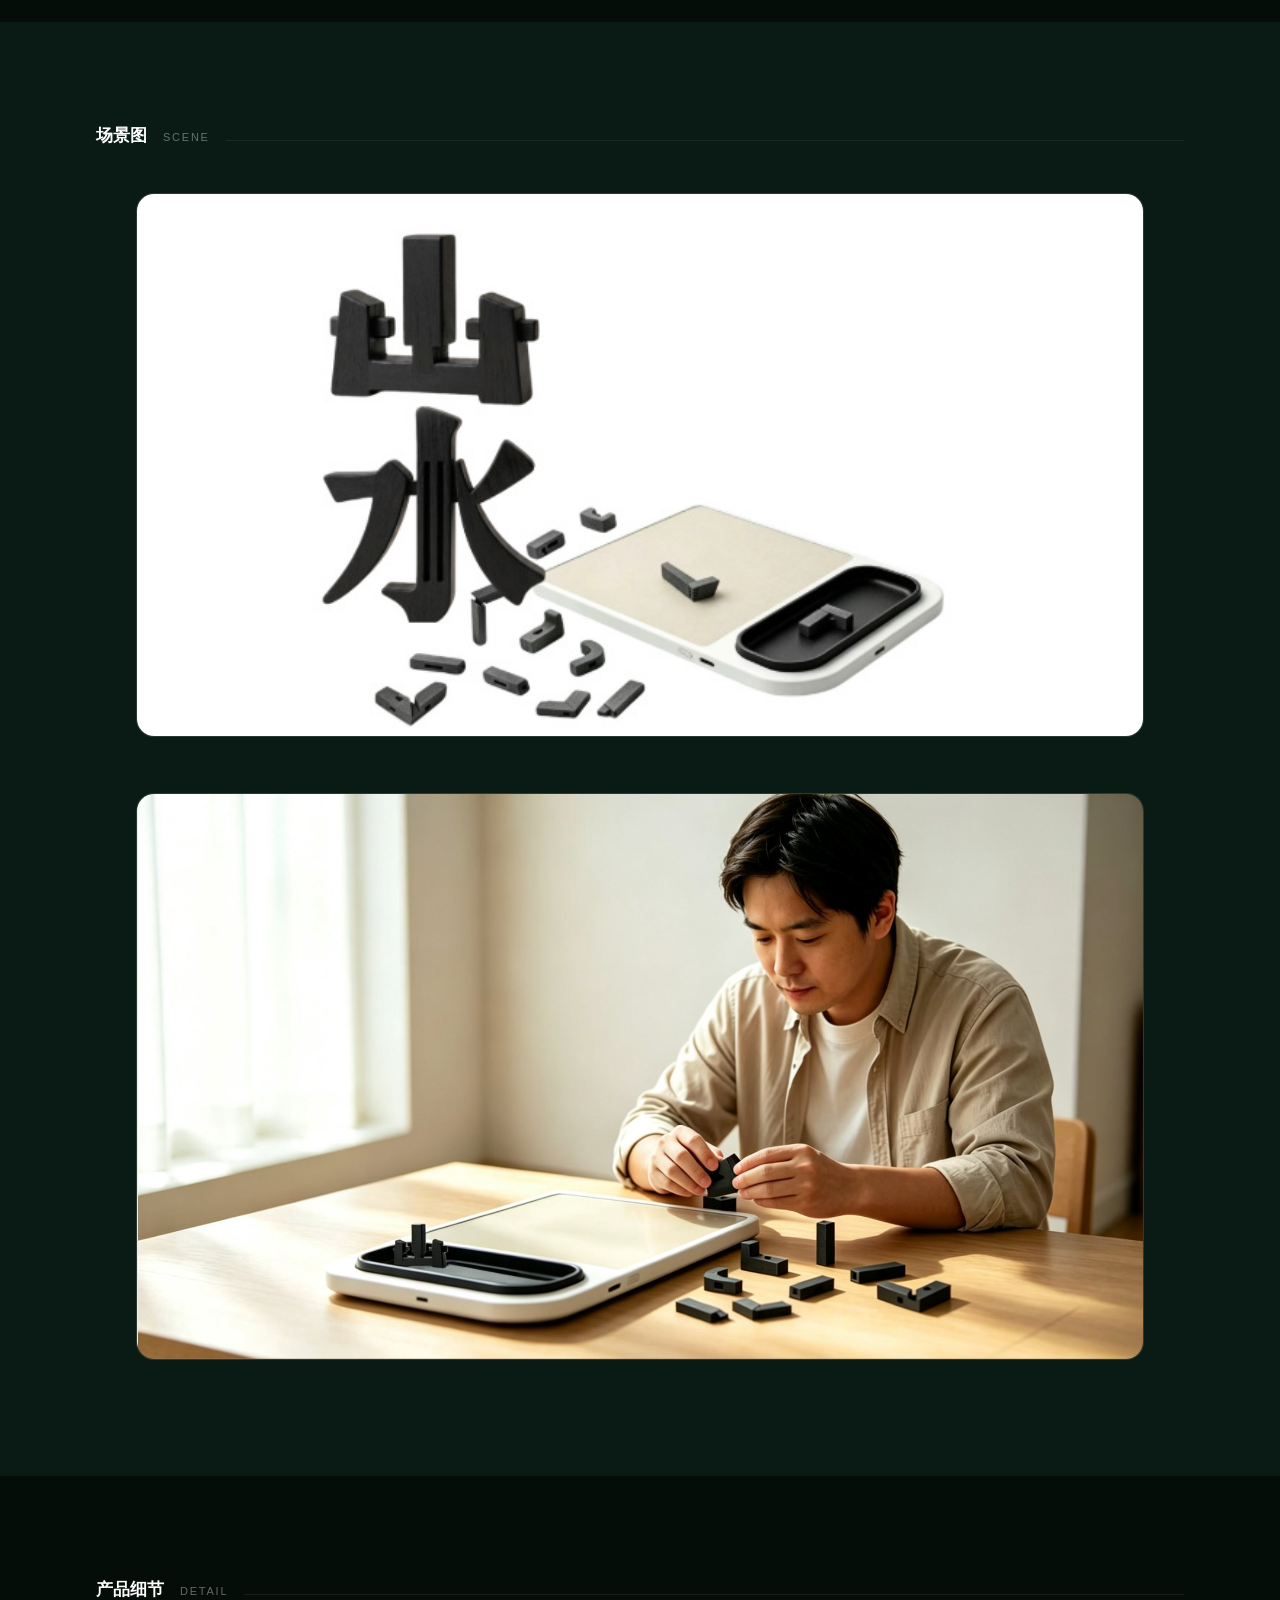
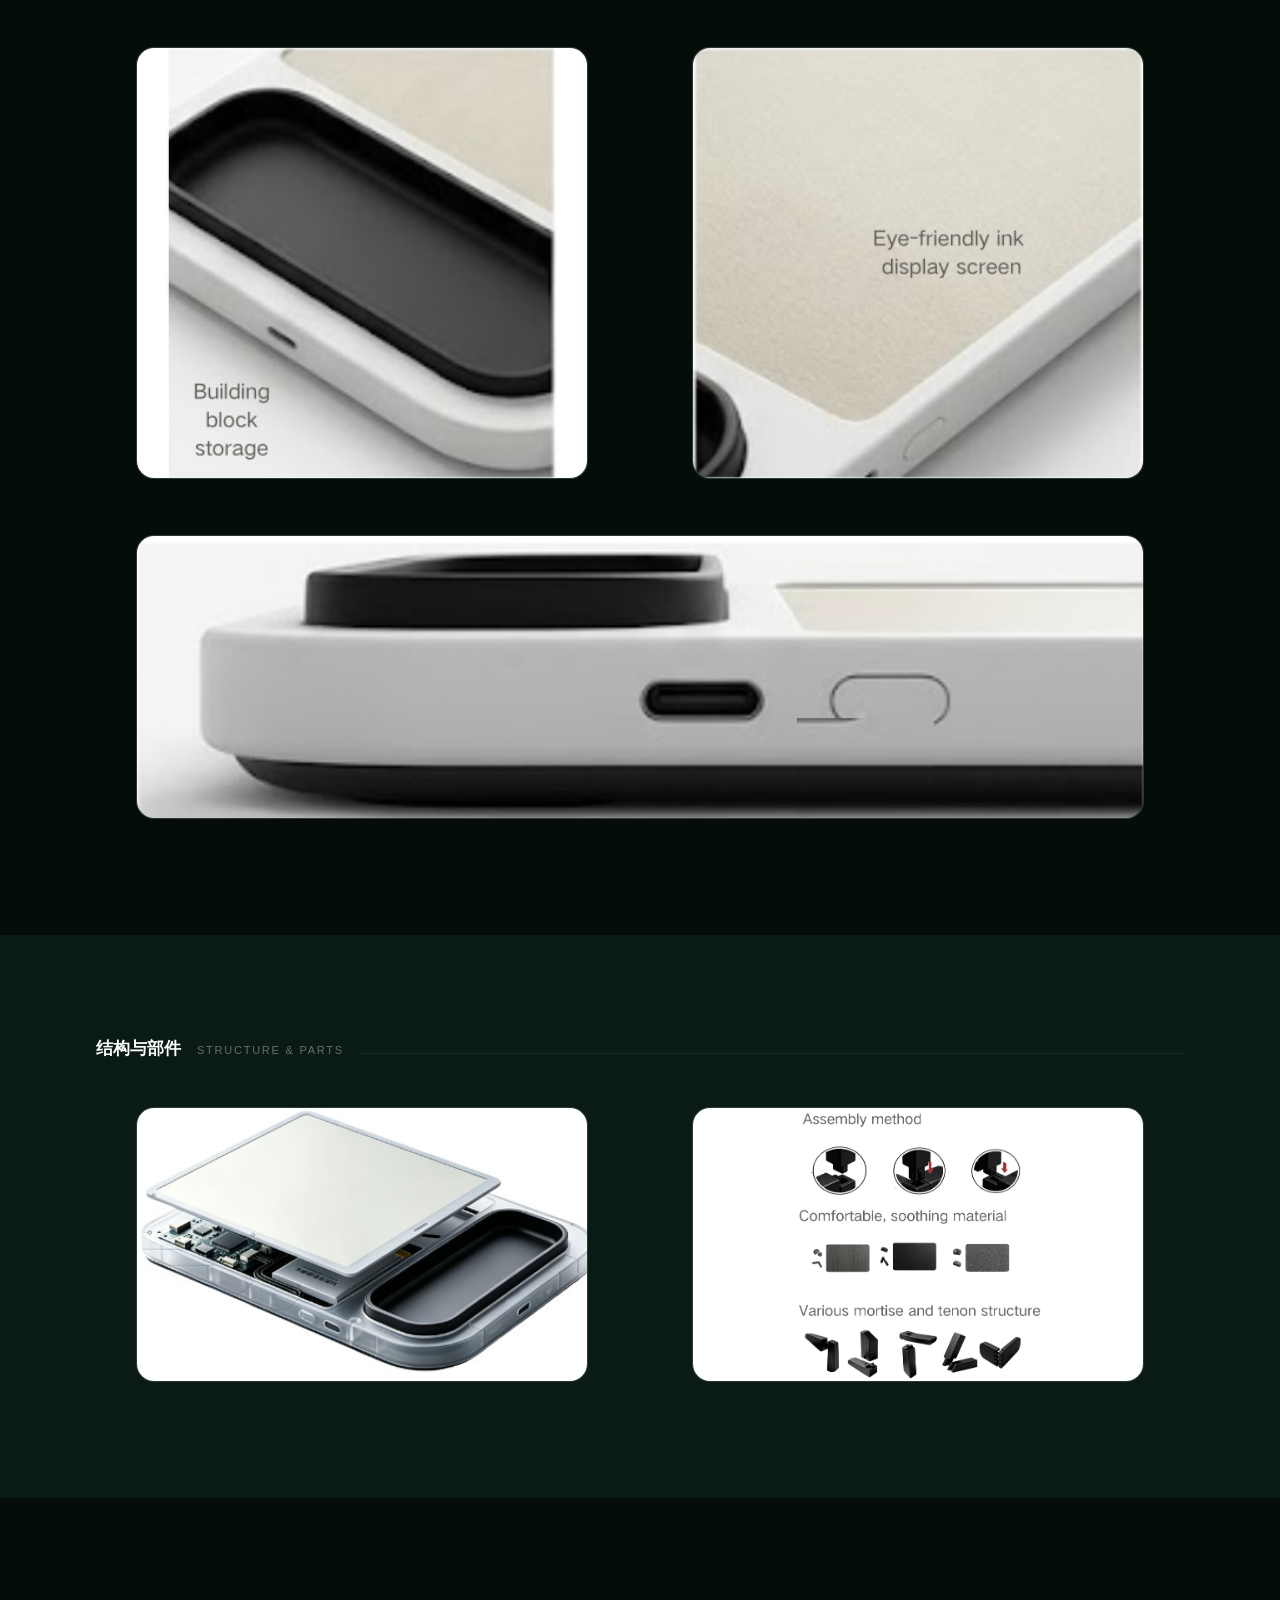
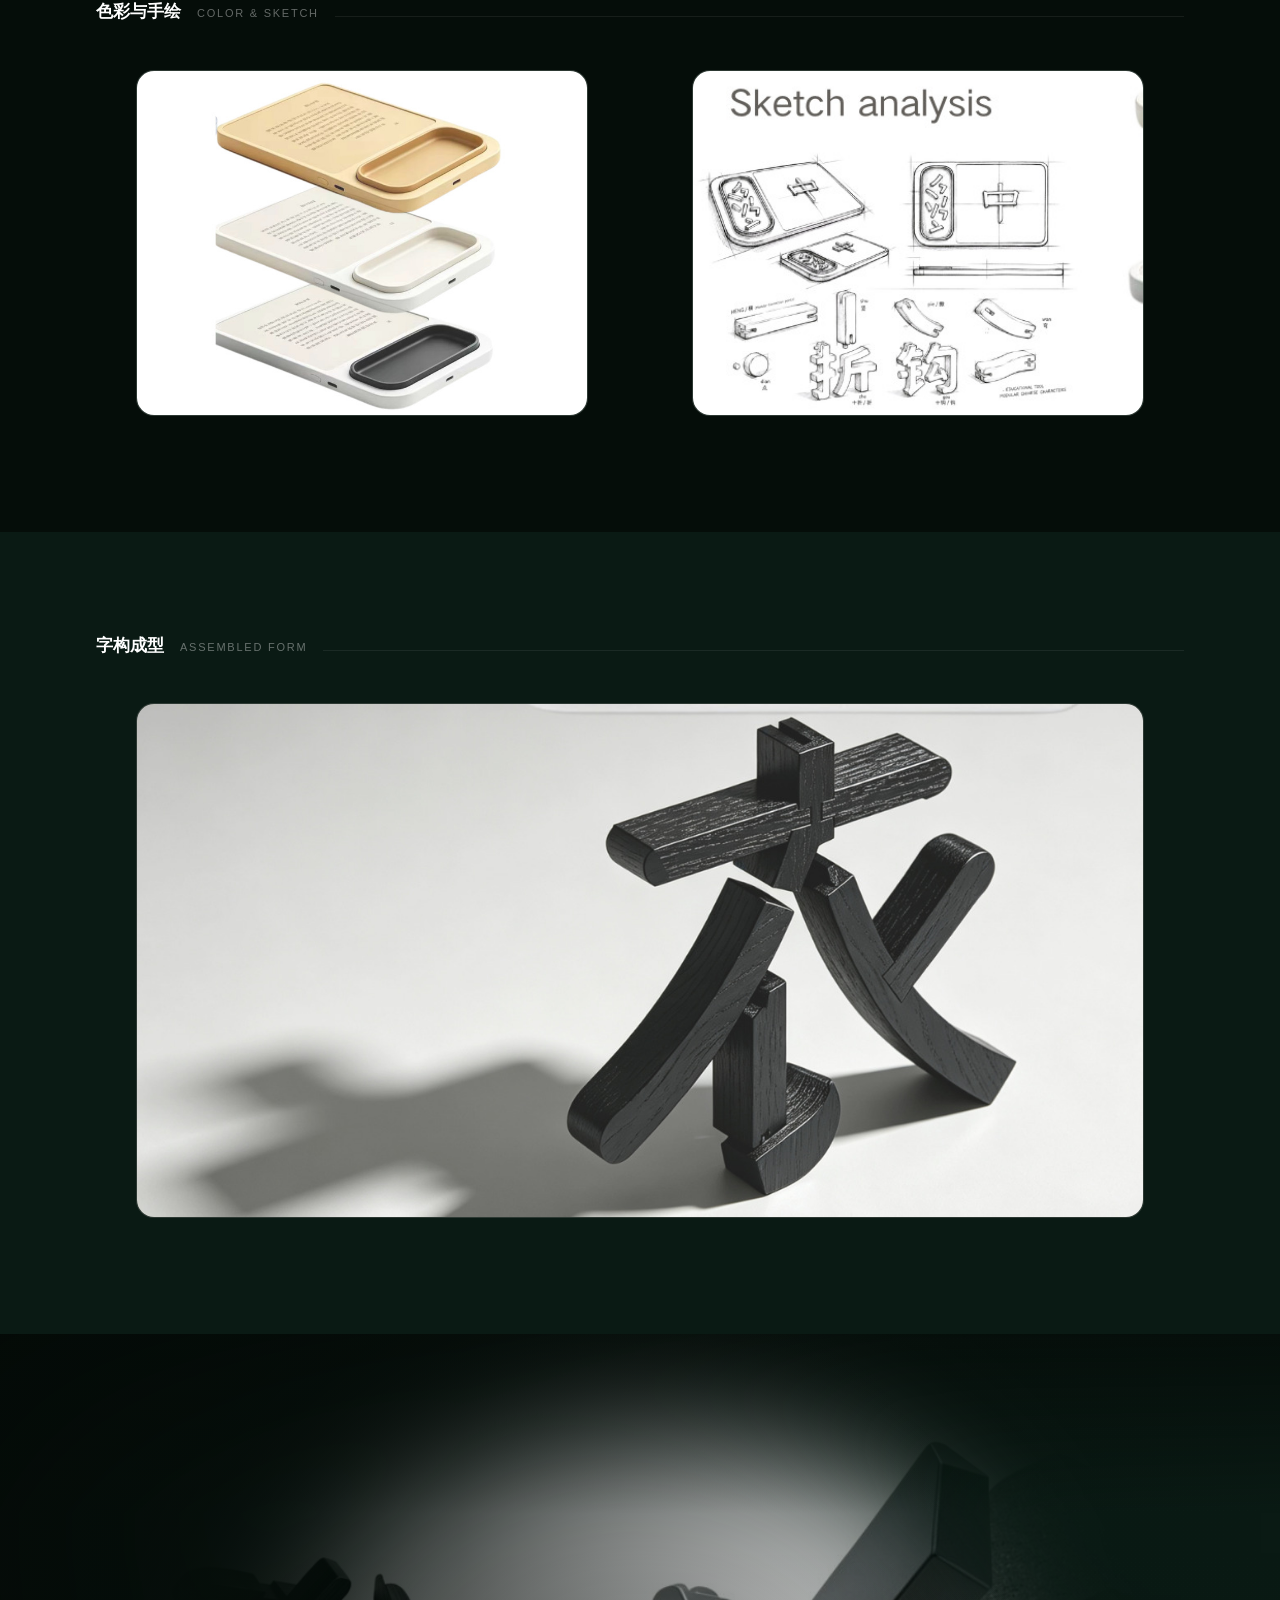
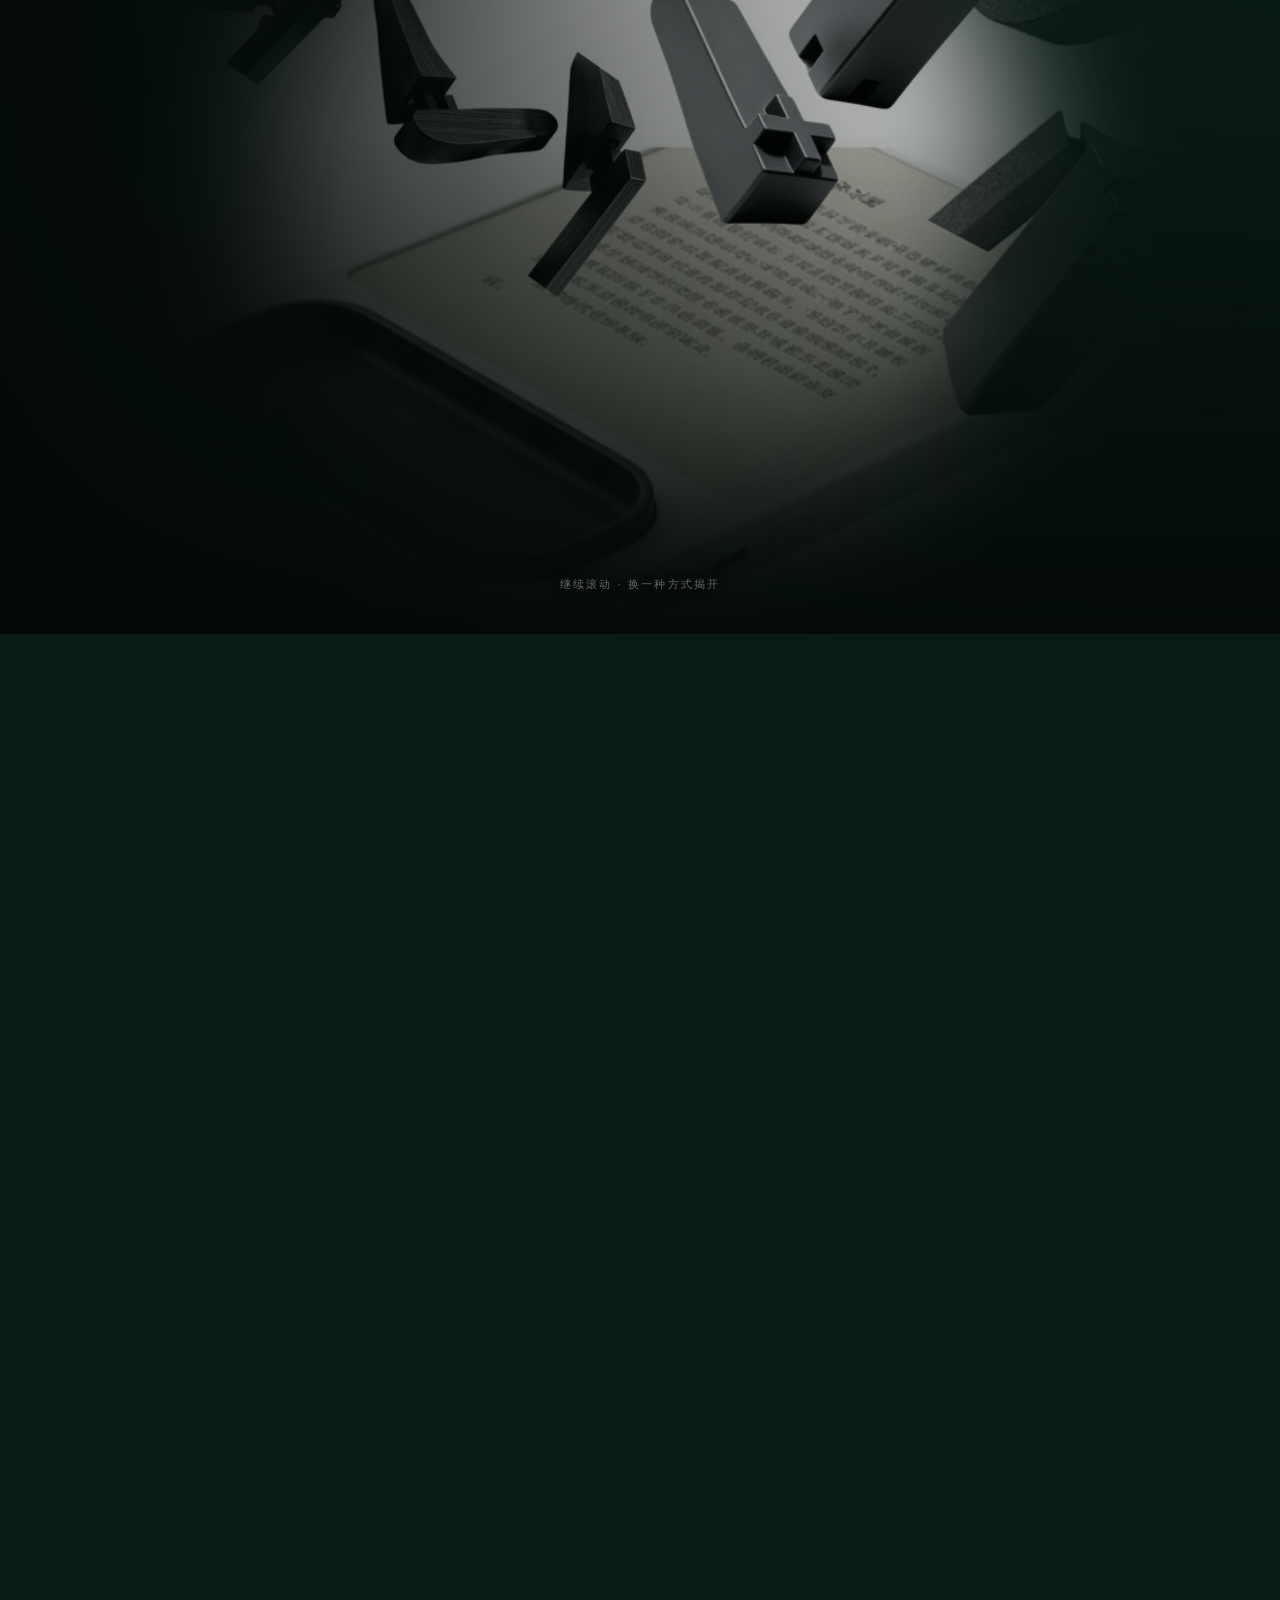
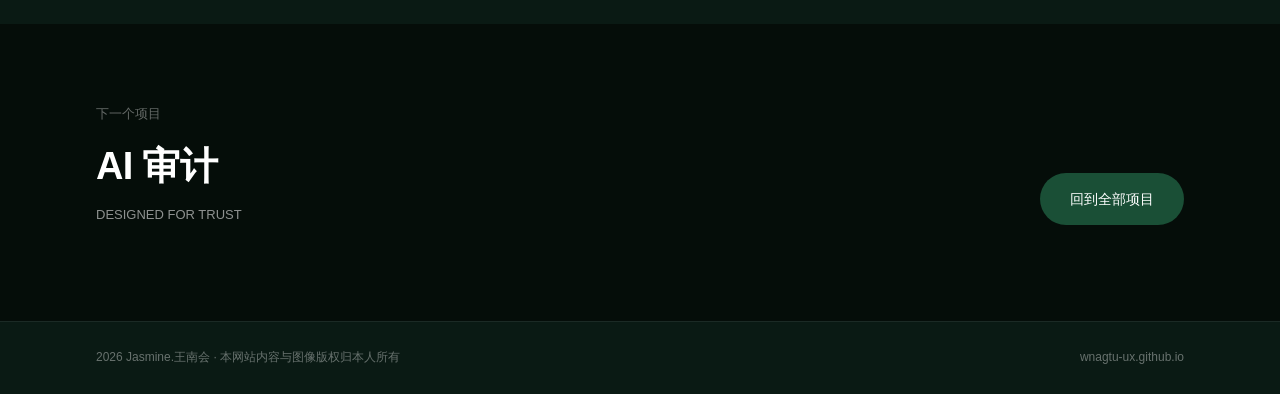
<file: work/05-culture.html>
<!DOCTYPE html>
<html lang="zh-CN">
<head>
<meta charset="UTF-8">
<meta name="viewport" content="width=device-width, initial-scale=1">
<title>文化静心载体 · Jasmine.王南会</title>
<meta name="description" content="以「衣」字的造型语言承载使用与收纳，让人有一处可以静下来的动作。">
<meta property="og:type" content="article">
<meta property="og:site_name" content="Jasmine.王南会 · AI 产品设计作品集">
<meta property="og:locale" content="zh_CN">
<meta property="og:title" content="文化静心载体 · Jasmine.王南会">
<meta property="og:description" content="以「衣」字的造型语言承载使用与收纳，让人有一处可以静下来的动作。">
<meta property="og:url" content="https://wnagtu-ux.github.io/work/05-culture.html">
<meta property="og:image" content="https://wnagtu-ux.github.io/assets/img/d05-02.jpg">
<meta property="og:image:width" content="1210">
<meta property="og:image:height" content="730">
<meta property="og:image:alt" content="文化静心载体 · 主视觉">
<meta name="twitter:card" content="summary_large_image">
<meta name="twitter:image" content="https://wnagtu-ux.github.io/assets/img/d05-02.jpg">
<link rel="icon" href="data:image/svg+xml,%3Csvg xmlns='http://www.w3.org/2000/svg' viewBox='0 0 32 32'%3E%3Crect width='32' height='32' rx='8' fill='%230A1A14'/%3E%3Cpath d='M6 10.5 10.5 22 16 13.5 21.5 22 26 10.5' fill='none' stroke='%23FFC857' stroke-width='2.6' stroke-linecap='round' stroke-linejoin='round'/%3E%3C/svg%3E">
<link rel="stylesheet" href="../assets/css/site.css">
<noscript><style>.rv{opacity:1 !important;transform:none !important}.smask__head{opacity:1 !important;transform:none !important}</style></noscript>
</head>
<body>

<header class="dnav" id="dnav">
  <a href="../index.html">←&nbsp;&nbsp;返回作品集</a>
  <a href="01-audit.html">AI 审计&nbsp;&nbsp;→</a>
</header>

<!-- ===== 揭示主视觉 · type ===== -->
<section class="smask" id="smaskTop" style="height:270vh"
         data-variant="type"
         data-src="../assets/img/d05-02.jpg"
         data-fit="cover"
         data-word="衣"
         data-columns="9"
         data-origin-x="50"
         data-origin-y="50"
         data-angle="108"
         data-zoom="1.14"
         data-feather="14"
         data-stagger="0.55"
         data-settle="0.84"
         data-smooth="0.14"
         data-overlay="0.30">
  <div class="smask__sticky">
    <canvas class="smask__canvas"></canvas>
    <div class="smask__scrim"></div>
    <div class="smask__head">
      <div class="smask__no">PROJECT 05 &nbsp;/&nbsp; DESIGNED FOR INNER PEACE</div>
      <h1 class="smask__t">文化静心载体</h1>
      <p class="smask__sub">以「衣」字的造型语言承载使用与收纳，让人有一处可以静下来的动作。</p>
      <p class="smask__meta">产品设计 · 独立项目</p>
    </div>
    <div class="smask__hint">滚动 · 揭开画面</div>
  </div>
</section>


<!-- ===== 设计理念 ===== -->
<section class="phil">
  <div class="wrap">
    <div class="phil__card rv">
      <div class="phil__label"><h3>设计理念</h3><span>DESIGN PHILOSOPHY</span></div>
      <p class="phil__cn">山水构将汉字笔画拆解为独立榫卯构件，使用者可对照设备水墨屏上的各式古典诗文字形自由拼接，为奔波于都市的现代人提供一处静心载体，在亲手拼接文字的过程中寻得内心安宁。</p>
      <div class="phil__rule"></div>
      <p class="phil__en">Shanshui Gou breaks down Chinese character strokes into independent dovetail components. Users can freely assemble various classical poetic script forms on the device's watercolor screen. This provides a tranquil space for modern individuals busy in urban environments, allowing them to find inner peace through the process of manually assembling text.</p>
    </div>
  </div>
</section>


<!-- 以下五节由展板原图逐块拆解，每张图只出现一次 -->
<section class="dsec">
  <div class="wrap">
    <div class="dlabel rv"><h3>场景图</h3><span>SCENE</span></div>
    <div class="dgal dgal--2">
      <figure class="dimg dimg--wide rv" style="aspect-ratio:692/373"><img src="../assets/img/d05-scene-1.jpg" alt="山水构 · 场景图：拆解为独立构件的汉字笔画与水墨屏设备"></figure>
      <figure class="dimg dimg--wide rv" style="aspect-ratio:1810/1019"><img src="../assets/img/d05-scene-2.jpg" alt="山水构 · 场景图：使用者对照水墨屏拼接汉字笔画构件"></figure>
    </div>
  </div>
</section>

<section class="dsec dsec--deep">
  <div class="wrap">
    <div class="dlabel rv"><h3>产品细节</h3><span>DETAIL</span></div>
    <div class="dgal dgal--2">
      <figure class="dimg rv" style="aspect-ratio:382/365"><img src="../assets/img/d05-detail-1.jpg" alt="细节 · 积木收纳空间"></figure>
      <figure class="dimg rv" style="aspect-ratio:382/365"><img src="../assets/img/d05-detail-2.jpg" alt="细节 · 护眼水墨屏"></figure>
      <figure class="dimg dimg--wide rv" style="aspect-ratio:808/228"><img src="../assets/img/d05-detail-3.jpg" alt="细节 · 充电接口"></figure>
    </div>
  </div>
</section>

<section class="dsec">
  <div class="wrap">
    <div class="dlabel rv"><h3>结构与部件</h3><span>STRUCTURE & PARTS</span></div>
    <div class="dgal dgal--2">
      <figure class="dimg rv" style="aspect-ratio:423/258"><img src="../assets/img/d05-explode.jpg" alt="爆炸结构图"></figure>
      <figure class="dimg rv" style="aspect-ratio:1079/658"><img src="../assets/img/d05-parts.jpg" alt="组装方式 · 材质 · 榫卯结构"></figure>
    </div>
  </div>
</section>

<section class="dsec dsec--deep">
  <div class="wrap">
    <div class="dlabel rv"><h3>色彩与手绘</h3><span>COLOR & SKETCH</span></div>
    <div class="dgal dgal--2">
      <figure class="dimg rv" style="aspect-ratio:773/592"><img src="../assets/img/d05-color.jpg" alt="三种配色方案"></figure>
      <figure class="dimg rv" style="aspect-ratio:436/334"><img src="../assets/img/d05-sketch.jpg" alt="手绘草图推敲"></figure>
    </div>
  </div>
</section>

<section class="dsec">
  <div class="wrap">
    <div class="dlabel rv"><h3>字构成型</h3><span>ASSEMBLED FORM</span></div>
    <div class="dgal dgal--2">
      <figure class="dimg dimg--wide rv" style="aspect-ratio:1220/623"><img src="../assets/img/d05-char.jpg" alt="拼装成型的「木」字构件"></figure>
    </div>
  </div>
</section>


<section class="smask" style="height:210vh"
         data-variant="iris"
         data-src="../assets/img/d05-01.jpg"
         data-fit="cover"
         data-word="SCROLL"
         data-columns="9"
         data-origin-x="50"
         data-origin-y="50"
         data-angle="108"
         data-zoom="1.16"
         data-feather="16"
         data-stagger="0.55"
         data-settle="0.84"
         data-smooth="0.16"
         data-overlay="0.26">
  <div class="smask__sticky">
    <canvas class="smask__canvas"></canvas>
    <div class="smask__scrim"></div>
    <div class="smask__hint">继续滚动 · 换一种方式揭开</div>
  </div>
</section>

<section class="dnext">
  <div class="wrap dnext__row">
    <div>
      <div class="dnext__l">下一个项目</div>
      <a href="01-audit.html">
        <h2 class="dnext__t">AI 审计</h2>
        <div class="dnext__sb">DESIGNED FOR TRUST</div>
      </a>
    </div>
    <a class="btn btn--solid" href="../index.html#work">回到全部项目</a>
  </div>
</section>

<footer class="dfoot">
  <div class="wrap">
    <span>2026 Jasmine.王南会 · 本网站内容与图像版权归本人所有</span>
    <a href="../index.html">wnagtu-ux.github.io</a>
  </div>
</footer>

<script src="../assets/js/scroll-mask.js"></script>
<script src="../assets/js/site.js"></script>
</body>
</html>
</file>
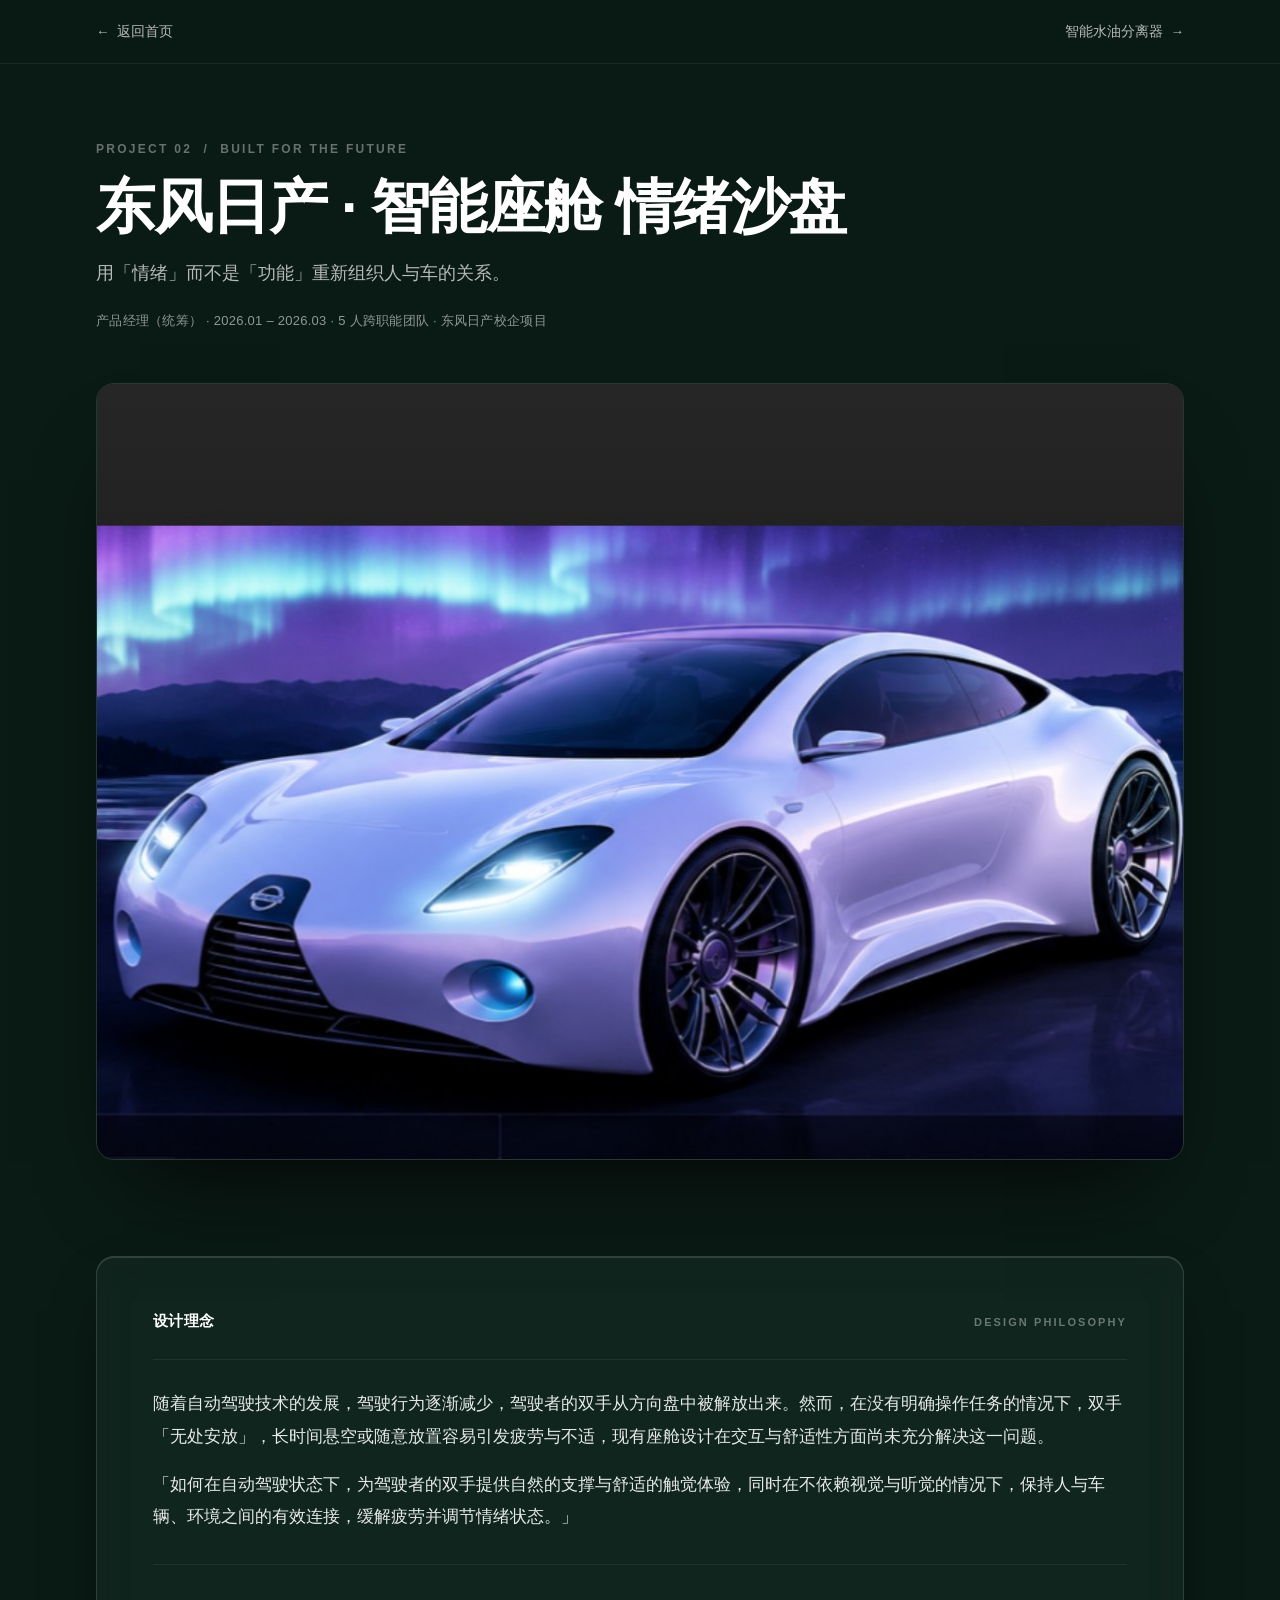
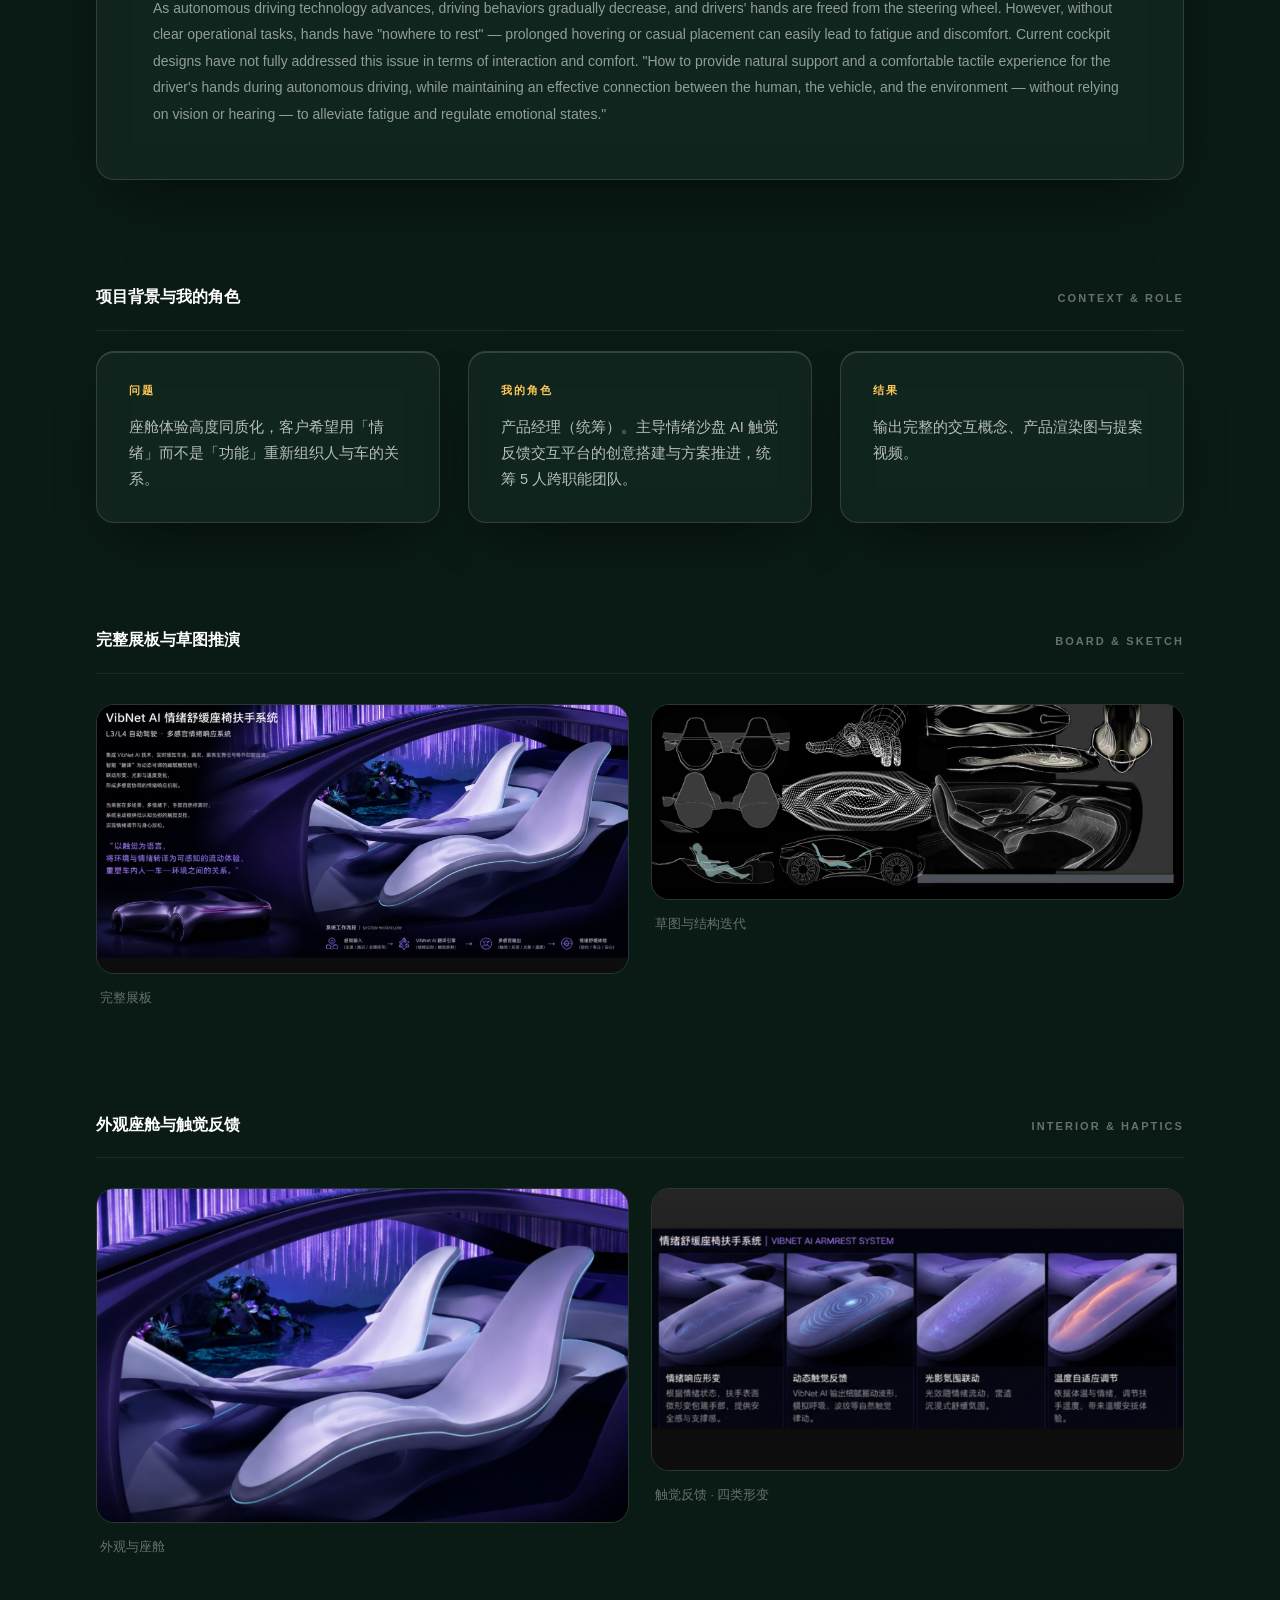
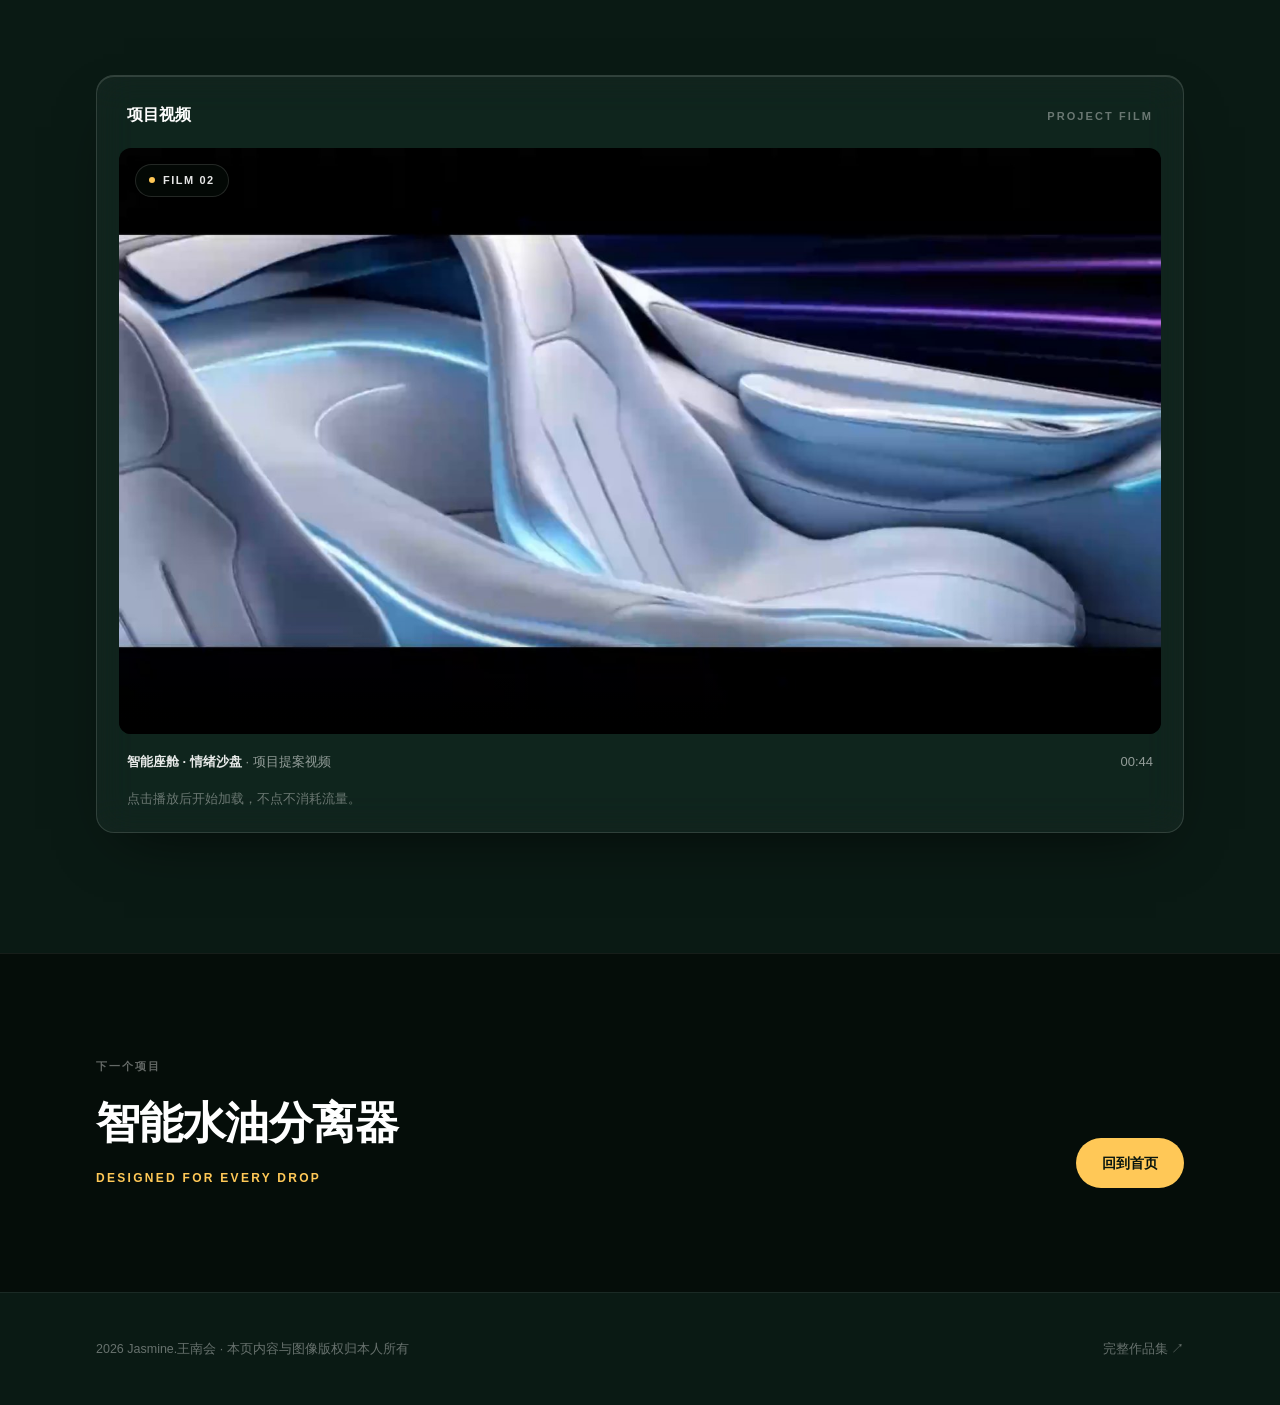
<file: projects/project/cockpit.html>
<!DOCTYPE html>
<html lang="zh-CN">
<head>
<meta charset="UTF-8">
<meta name="viewport" content="width=device-width, initial-scale=1">
<title>东风日产 · 智能座舱 情绪沙盘 · Jasmine.王南会</title>
<meta name="description" content="用「情绪」而不是「功能」重新组织人与车的关系。含项目提案视频。">
<meta property="og:type" content="article">
<meta property="og:site_name" content="Jasmine.王南会 · 三个项目">
<meta property="og:locale" content="zh_CN">
<meta property="og:title" content="东风日产 · 智能座舱 情绪沙盘 · Jasmine.王南会">
<meta property="og:description" content="用「情绪」而不是「功能」重新组织人与车的关系。含项目提案视频。">
<meta name="twitter:card" content="summary">
<meta name="twitter:title" content="东风日产 · 智能座舱 情绪沙盘 · Jasmine.王南会">
<meta name="twitter:description" content="用「情绪」而不是「功能」重新组织人与车的关系。">
<link rel="icon" href="data:image/svg+xml,%3Csvg xmlns='http://www.w3.org/2000/svg' viewBox='0 0 32 32'%3E%3Crect width='32' height='32' rx='8' fill='%230A1A14'/%3E%3Cpath d='M6 10.5 10.5 22 16 13.5 21.5 22 26 10.5' fill='none' stroke='%23FFC857' stroke-width='2.6' stroke-linecap='round' stroke-linejoin='round'/%3E%3C/svg%3E">
<link rel="stylesheet" href="../assets/css/site.css">
<noscript><style>.rv{opacity:1 !important;transform:none !important}</style></noscript>
</head>
<body>

<header class="dnav">
  <a href="../index.html">←&nbsp;&nbsp;返回首页</a>
  <a href="separator.html">智能水油分离器&nbsp;&nbsp;→</a>
</header>

<!-- ===================== Hero ===================== -->
<section class="dhero">
  <div class="wrap">
    <div class="dhero__no">PROJECT 02 &nbsp;/&nbsp; BUILT FOR THE FUTURE</div>
    <h1 class="dhero__t">东风日产 · 智能座舱 情绪沙盘</h1>
    <p class="dhero__sub">用「情绪」而不是「功能」重新组织人与车的关系。</p>
    <p class="dhero__meta">产品经理（统筹） · 2026.01 – 2026.03 · 5 人跨职能团队 · 东风日产校企项目</p>
  </div>
</section>
<div class="dhero__media">
  <img src="../assets/img/cover-02.jpg" alt="东风日产智能座舱情绪沙盘主视觉" width="1177" height="777">
</div>

<!-- ===================== 设计理念 ===================== -->
<section class="phil">
  <div class="wrap">
    <div class="phil__card glass rv">
      <div class="phil__label"><h3>设计理念</h3><span>Design Philosophy</span></div>
      <p class="phil__cn">随着自动驾驶技术的发展，驾驶行为逐渐减少，驾驶者的双手从方向盘中被解放出来。然而，在没有明确操作任务的情况下，双手「无处安放」，长时间悬空或随意放置容易引发疲劳与不适，现有座舱设计在交互与舒适性方面尚未充分解决这一问题。</p>
      <p class="phil__cn">「如何在自动驾驶状态下，为驾驶者的双手提供自然的支撑与舒适的触觉体验，同时在不依赖视觉与听觉的情况下，保持人与车辆、环境之间的有效连接，缓解疲劳并调节情绪状态。」</p>
      <div class="phil__rule"></div>
      <p class="phil__en">As autonomous driving technology advances, driving behaviors gradually decrease, and drivers' hands are freed from the steering wheel. However, without clear operational tasks, hands have "nowhere to rest" — prolonged hovering or casual placement can easily lead to fatigue and discomfort. Current cockpit designs have not fully addressed this issue in terms of interaction and comfort. "How to provide natural support and a comfortable tactile experience for the driver's hands during autonomous driving, while maintaining an effective connection between the human, the vehicle, and the environment — without relying on vision or hearing — to alleviate fatigue and regulate emotional states."</p>
    </div>
  </div>
</section>

<!-- ===================== 背景与角色 ===================== -->
<section class="dsec">
  <div class="wrap">
    <div class="dlabel rv"><h3>项目背景与我的角色</h3><span>Context &amp; Role</span></div>
    <dl class="facts">
      <div class="fact glass rv">
        <dt>问题</dt>
        <dd>座舱体验高度同质化，客户希望用「情绪」而不是「功能」重新组织人与车的关系。</dd>
      </div>
      <div class="fact glass rv">
        <dt>我的角色</dt>
        <dd>产品经理（统筹）。主导情绪沙盘 AI 触觉反馈交互平台的创意搭建与方案推进，统筹 5 人跨职能团队。</dd>
      </div>
      <div class="fact glass rv">
        <dt>结果</dt>
        <dd>输出完整的交互概念、产品渲染图与提案视频。</dd>
      </div>
    </dl>
  </div>
</section>

<!-- ===================== 图组 A ===================== -->
<section class="dsec">
  <div class="wrap">
    <div class="dlabel rv"><h3>完整展板与草图推演</h3><span>Board &amp; Sketch</span></div>
    <div class="gal gal--2 gal--c">
      <figure class="rv">
        <img src="../assets/img/d02-00-board.jpg" alt="项目完整展板">
        <figcaption>完整展板</figcaption>
      </figure>
      <figure class="rv">
        <img src="../assets/img/d02-01.jpg" alt="草图与结构迭代过程">
        <figcaption>草图与结构迭代</figcaption>
      </figure>
    </div>
  </div>
</section>

<!-- ===================== 图组 B ===================== -->
<section class="dsec">
  <div class="wrap">
    <div class="dlabel rv"><h3>外观座舱与触觉反馈</h3><span>Interior &amp; Haptics</span></div>
    <div class="gal gal--2 gal--c">
      <figure class="rv">
        <img src="../assets/img/d02-04.jpg" alt="座舱内外观与内饰方案">
        <figcaption>外观与座舱</figcaption>
      </figure>
      <figure class="rv">
        <img src="../assets/img/d02-12.jpg" alt="触觉反馈的四类形变">
        <figcaption>触觉反馈 · 四类形变</figcaption>
      </figure>
    </div>
  </div>
</section>

<!-- ===================== 项目视频（底部） ===================== -->
<section class="film" id="film">
  <div class="wrap">
    <div class="film__card glass rv">
      <div class="film__head">
        <h3>项目视频</h3>
        <span>Project Film</span>
      </div>
      <div class="film__frame">
        <span class="film__badge"><i></i>Film 02</span>
        <video controls playsinline preload="none"
               poster="../assets/img/poster-cockpit.jpg"
               width="1600" height="900">
          <source src="../assets/video/cockpit.mp4" type="video/mp4">
          你的浏览器不支持 HTML5 视频。可直接下载查看：<a href="../assets/video/cockpit.mp4">cockpit.mp4</a>
        </video>
      </div>
      <figcaption class="film__cap">
        <span><b>智能座舱 · 情绪沙盘</b> · 项目提案视频</span>
        <span>00:44</span>
      </figcaption>
      <p class="film__note">点击播放后开始加载，不点不消耗流量。</p>
    </div>
  </div>
</section>

<!-- ===================== 下一个项目 ===================== -->
<section class="dnext">
  <div class="wrap dnext__row">
    <div>
      <div class="dnext__l">下一个项目</div>
      <a href="separator.html">
        <h2 class="dnext__t">智能水油分离器</h2>
        <div class="dnext__sb">Designed for Every Drop</div>
      </a>
    </div>
    <a class="btn btn--solid" href="../index.html">回到首页</a>
  </div>
</section>

<footer class="foot">
  <div class="wrap foot__row">
    <span>2026 Jasmine.王南会 · 本页内容与图像版权归本人所有</span>
    <a href="https://wnagtu-ux.github.io/" target="_blank" rel="noopener">完整作品集 ↗</a>
  </div>
</footer>

<script src="../assets/js/site.js"></script>
</body>
</html>
</file>
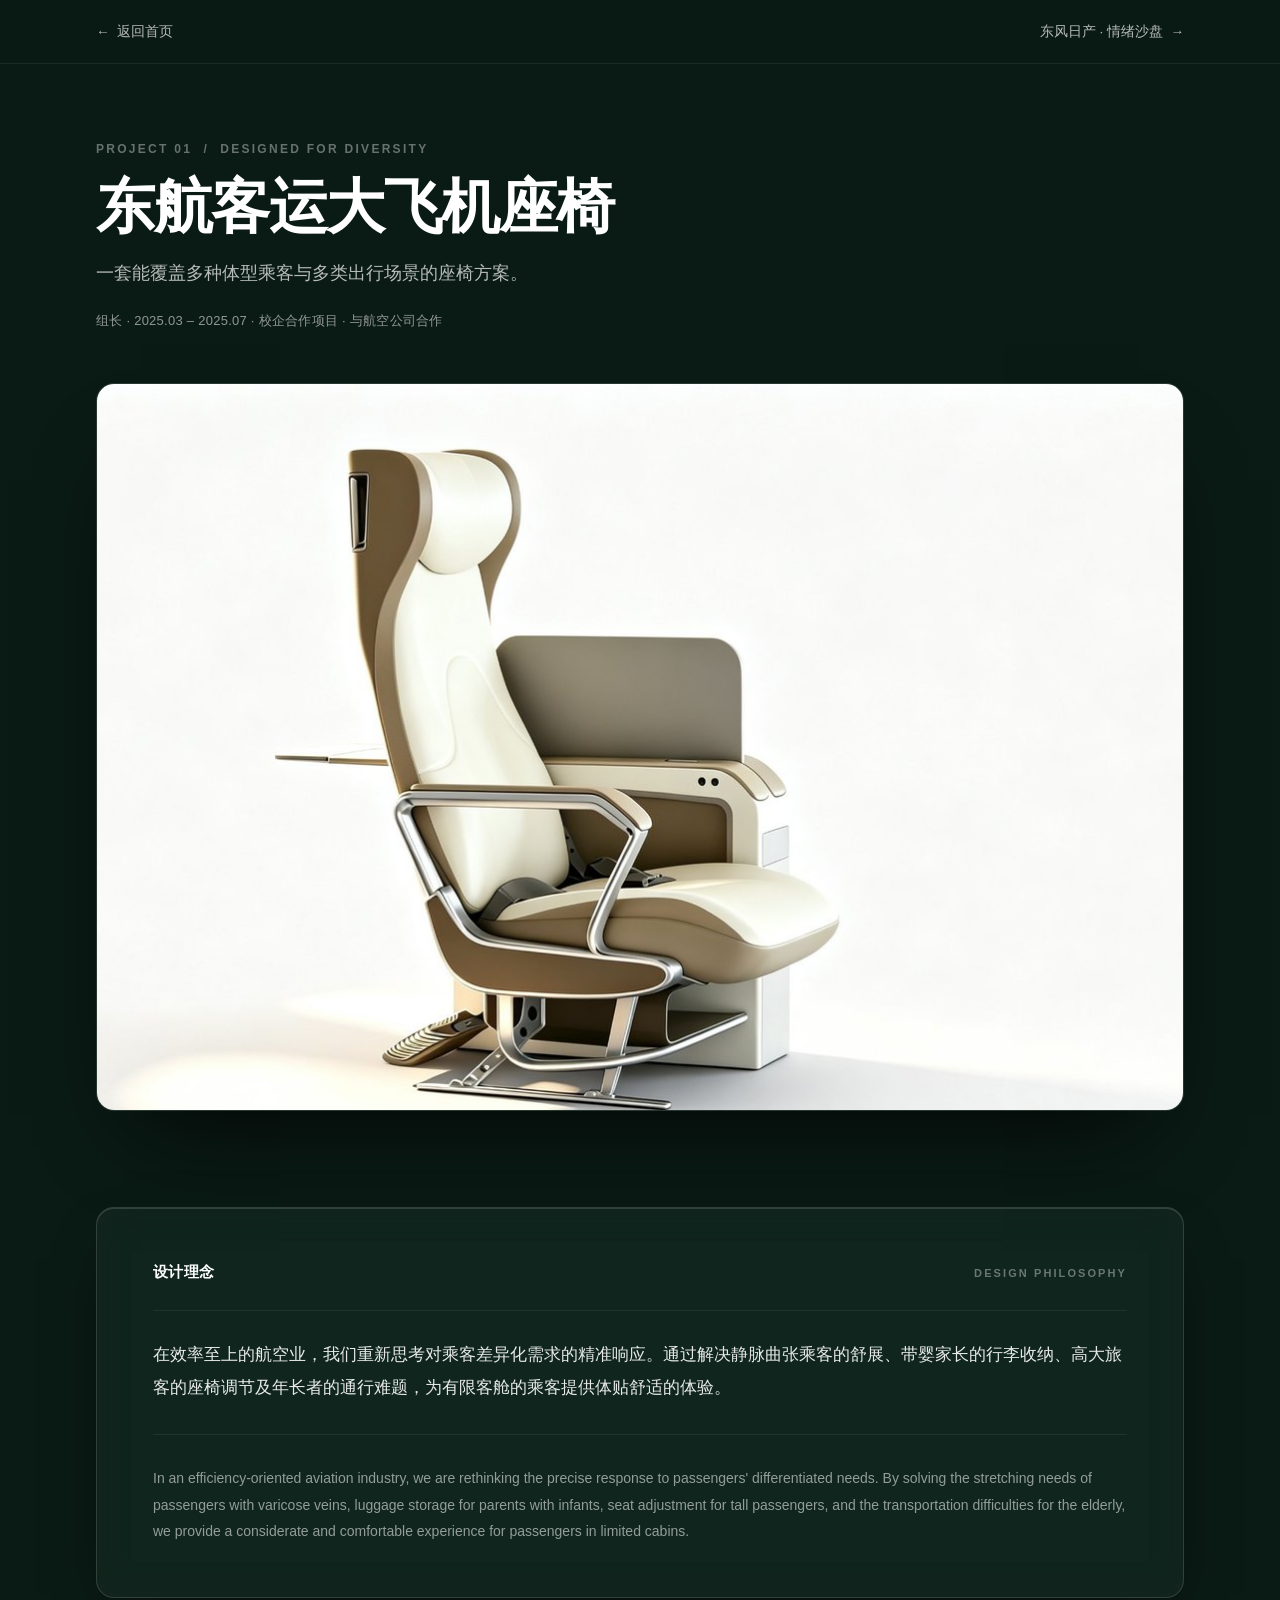
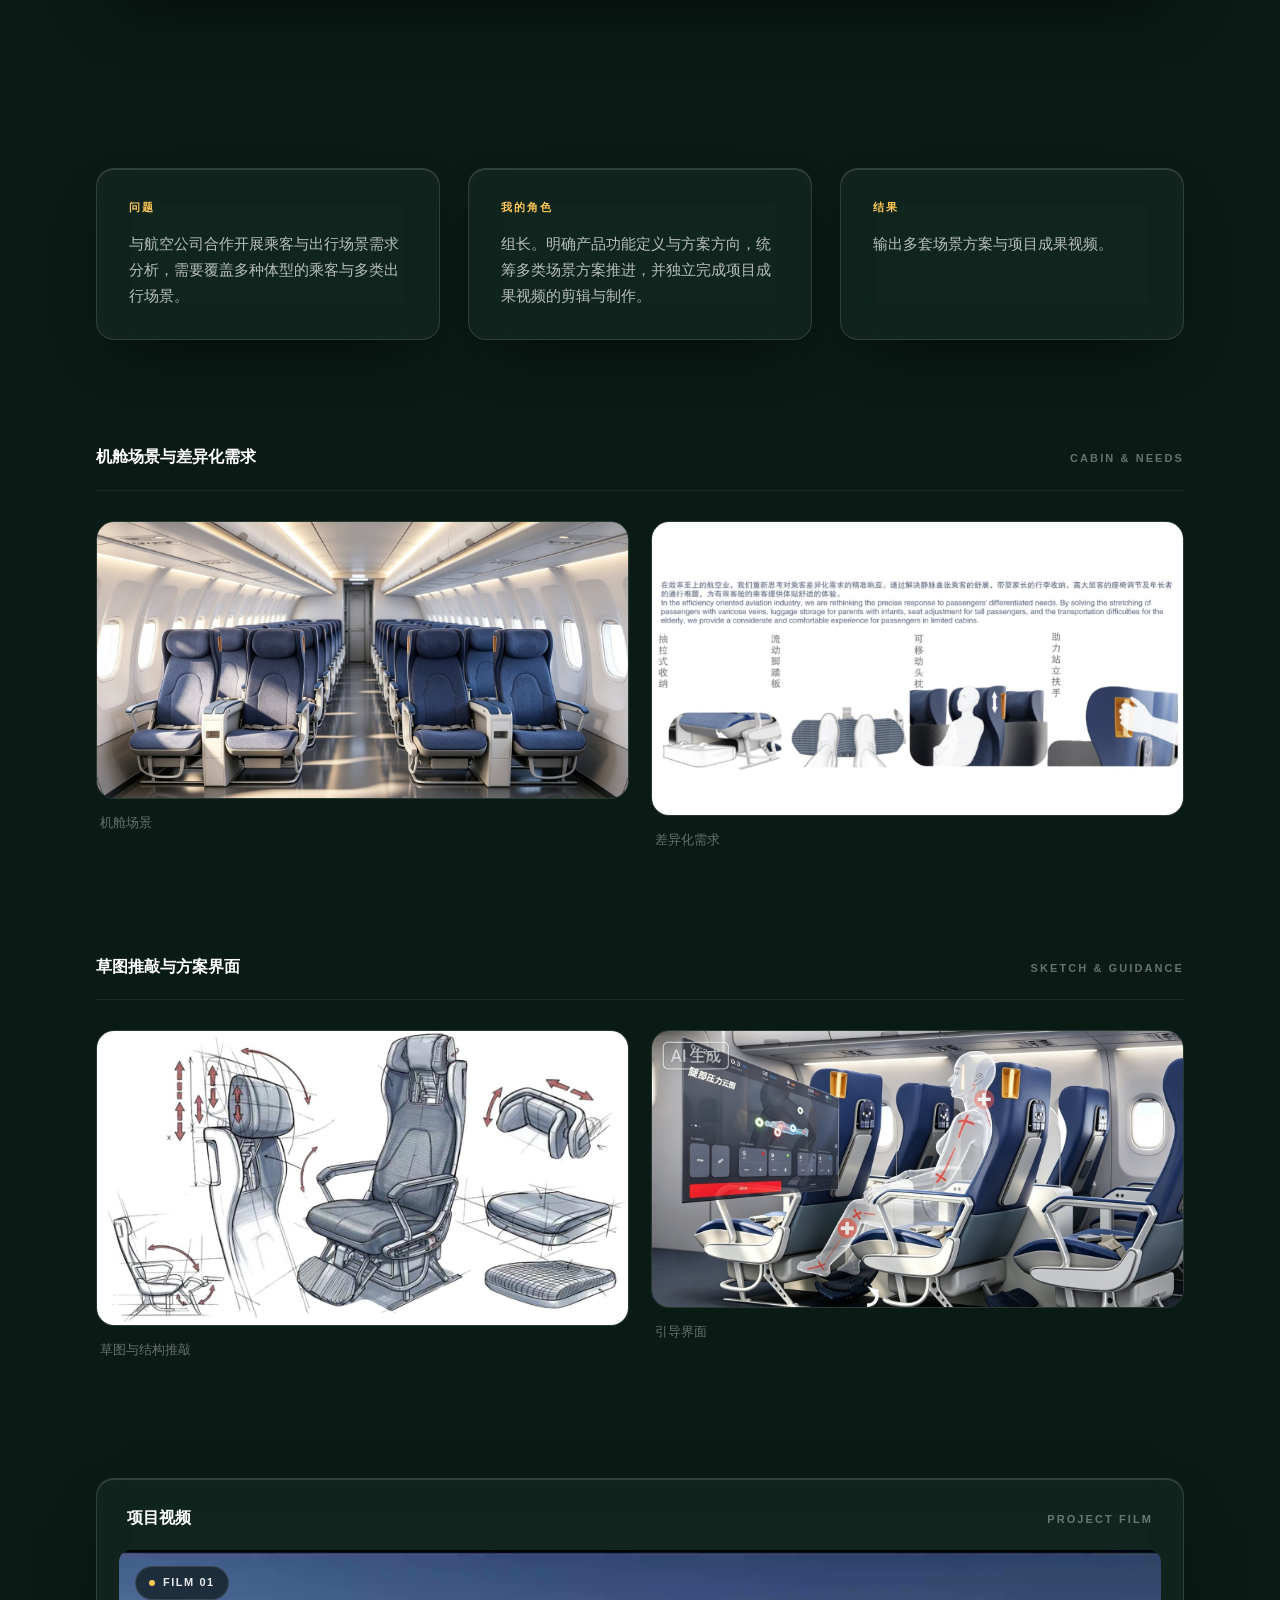
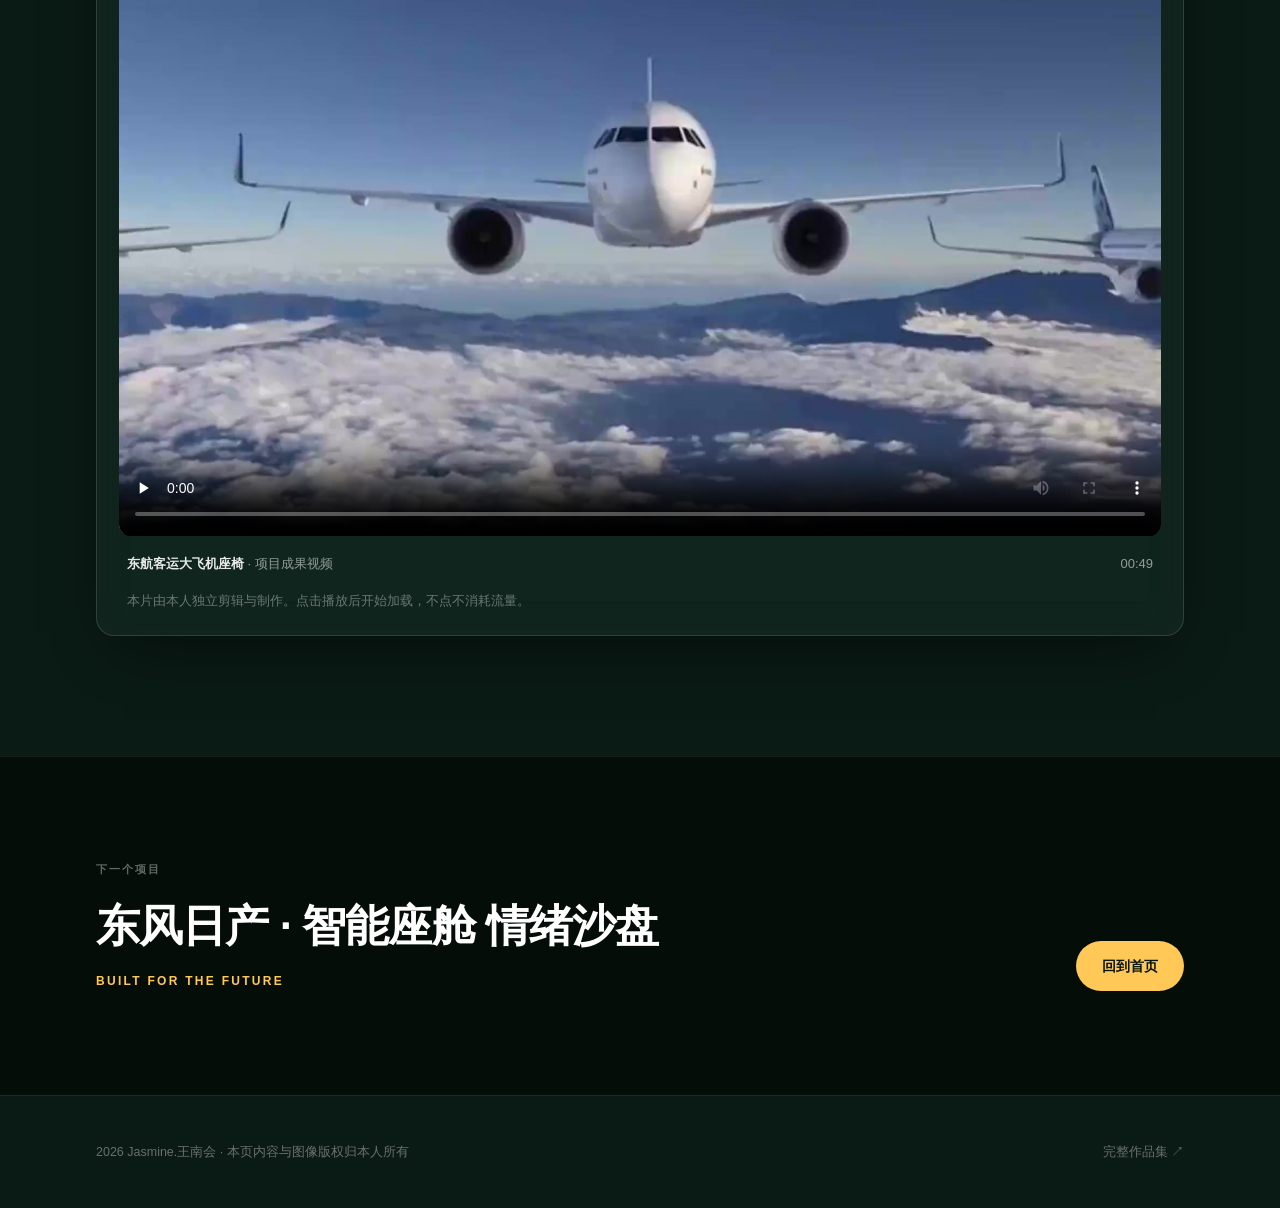
<file: projects/project/seat.html>
<!DOCTYPE html>
<html lang="zh-CN">
<head>
<meta charset="UTF-8">
<meta name="viewport" content="width=device-width, initial-scale=1">
<title>东航客运大飞机座椅 · Jasmine.王南会</title>
<meta name="description" content="一套能覆盖多种体型乘客与多类出行场景的座椅方案。含项目成果视频。">
<meta property="og:type" content="article">
<meta property="og:site_name" content="Jasmine.王南会 · 三个项目">
<meta property="og:locale" content="zh_CN">
<meta property="og:title" content="东航客运大飞机座椅 · Jasmine.王南会">
<meta property="og:description" content="一套能覆盖多种体型乘客与多类出行场景的座椅方案。含项目成果视频。">
<meta name="twitter:card" content="summary">
<meta name="twitter:title" content="东航客运大飞机座椅 · Jasmine.王南会">
<meta name="twitter:description" content="一套能覆盖多种体型乘客与多类出行场景的座椅方案。">
<link rel="icon" href="data:image/svg+xml,%3Csvg xmlns='http://www.w3.org/2000/svg' viewBox='0 0 32 32'%3E%3Crect width='32' height='32' rx='8' fill='%230A1A14'/%3E%3Cpath d='M6 10.5 10.5 22 16 13.5 21.5 22 26 10.5' fill='none' stroke='%23FFC857' stroke-width='2.6' stroke-linecap='round' stroke-linejoin='round'/%3E%3C/svg%3E">
<link rel="stylesheet" href="../assets/css/site.css">
<noscript><style>.rv{opacity:1 !important;transform:none !important}</style></noscript>
</head>
<body>

<header class="dnav">
  <a href="../index.html">←&nbsp;&nbsp;返回首页</a>
  <a href="cockpit.html">东风日产 · 情绪沙盘&nbsp;&nbsp;→</a>
</header>

<!-- ===================== Hero ===================== -->
<section class="dhero">
  <div class="wrap">
    <div class="dhero__no">PROJECT 01 &nbsp;/&nbsp; DESIGNED FOR DIVERSITY</div>
    <h1 class="dhero__t">东航客运大飞机座椅</h1>
    <p class="dhero__sub">一套能覆盖多种体型乘客与多类出行场景的座椅方案。</p>
    <p class="dhero__meta">组长 · 2025.03 – 2025.07 · 校企合作项目 · 与航空公司合作</p>
  </div>
</section>
<div class="dhero__media">
  <img src="../assets/img/cover-03.jpg" alt="东航客运大飞机座椅方案主视觉" width="1400" height="728">
</div>

<!-- ===================== 设计理念 ===================== -->
<section class="phil">
  <div class="wrap">
    <div class="phil__card glass rv">
      <div class="phil__label"><h3>设计理念</h3><span>Design Philosophy</span></div>
      <p class="phil__cn">在效率至上的航空业，我们重新思考对乘客差异化需求的精准响应。通过解决静脉曲张乘客的舒展、带婴家长的行李收纳、高大旅客的座椅调节及年长者的通行难题，为有限客舱的乘客提供体贴舒适的体验。</p>
      <div class="phil__rule"></div>
      <p class="phil__en">In an efficiency-oriented aviation industry, we are rethinking the precise response to passengers' differentiated needs. By solving the stretching needs of passengers with varicose veins, luggage storage for parents with infants, seat adjustment for tall passengers, and the transportation difficulties for the elderly, we provide a considerate and comfortable experience for passengers in limited cabins.</p>
    </div>
  </div>
</section>

<!-- ===================== 背景与角色 ===================== -->
<section class="dsec">
  <div class="wrap">
    <div class="dlabel rv"><h3>项目背景与我的角色</h3><span>Context &amp; Role</span></div>
    <dl class="facts">
      <div class="fact glass rv">
        <dt>问题</dt>
        <dd>与航空公司合作开展乘客与出行场景需求分析，需要覆盖多种体型的乘客与多类出行场景。</dd>
      </div>
      <div class="fact glass rv">
        <dt>我的角色</dt>
        <dd>组长。明确产品功能定义与方案方向，统筹多类场景方案推进，并独立完成项目成果视频的剪辑与制作。</dd>
      </div>
      <div class="fact glass rv">
        <dt>结果</dt>
        <dd>输出多套场景方案与项目成果视频。</dd>
      </div>
    </dl>
  </div>
</section>

<!-- ===================== 图组 A ===================== -->
<section class="dsec">
  <div class="wrap">
    <div class="dlabel rv"><h3>机舱场景与差异化需求</h3><span>Cabin &amp; Needs</span></div>
    <div class="gal gal--2 gal--c">
      <figure class="rv">
        <img src="../assets/img/d03-06.jpg" alt="机舱场景：座椅在真实客舱环境中的使用状态">
        <figcaption>机舱场景</figcaption>
      </figure>
      <figure class="rv">
        <img src="../assets/img/d03-04.jpg" alt="差异化需求：四类乘客群体的诉求梳理">
        <figcaption>差异化需求</figcaption>
      </figure>
    </div>
  </div>
</section>

<!-- ===================== 图组 B ===================== -->
<section class="dsec">
  <div class="wrap">
    <div class="dlabel rv"><h3>草图推敲与方案界面</h3><span>Sketch &amp; Guidance</span></div>
    <div class="gal gal--2 gal--c">
      <figure class="rv">
        <img src="../assets/img/d03-02.jpg" alt="草图与结构推敲过程">
        <figcaption>草图与结构推敲</figcaption>
      </figure>
      <figure class="rv">
        <img src="../assets/img/d03-05.jpg" alt="座椅操作引导界面设计">
        <figcaption>引导界面</figcaption>
      </figure>
    </div>
  </div>
</section>

<!-- ===================== 项目视频（底部） ===================== -->
<section class="film" id="film">
  <div class="wrap">
    <div class="film__card glass rv">
      <div class="film__head">
        <h3>项目视频</h3>
        <span>Project Film</span>
      </div>
      <div class="film__frame">
        <span class="film__badge"><i></i>Film 01</span>
        <video controls playsinline preload="none"
               poster="../assets/img/poster-seat.jpg"
               width="1920" height="1080">
          <source src="../assets/video/seat.mp4" type="video/mp4">
          你的浏览器不支持 HTML5 视频。可直接下载查看：<a href="../assets/video/seat.mp4">seat.mp4</a>
        </video>
      </div>
      <div class="film__cap">
        <span><b>东航客运大飞机座椅</b> · 项目成果视频</span>
        <span>00:49</span>
      </div>
      <p class="film__note">本片由本人独立剪辑与制作。点击播放后开始加载，不点不消耗流量。</p>
    </div>
  </div>
</section>

<!-- ===================== 下一个项目 ===================== -->
<section class="dnext">
  <div class="wrap dnext__row">
    <div>
      <div class="dnext__l">下一个项目</div>
      <a href="cockpit.html">
        <h2 class="dnext__t">东风日产 · 智能座舱 情绪沙盘</h2>
        <div class="dnext__sb">Built for the Future</div>
      </a>
    </div>
    <a class="btn btn--solid" href="../index.html">回到首页</a>
  </div>
</section>

<footer class="foot">
  <div class="wrap foot__row">
    <span>2026 Jasmine.王南会 · 本页内容与图像版权归本人所有</span>
    <a href="https://wnagtu-ux.github.io/" target="_blank" rel="noopener">完整作品集 ↗</a>
  </div>
</footer>

<script src="../assets/js/site.js"></script>
</body>
</html>
</file>
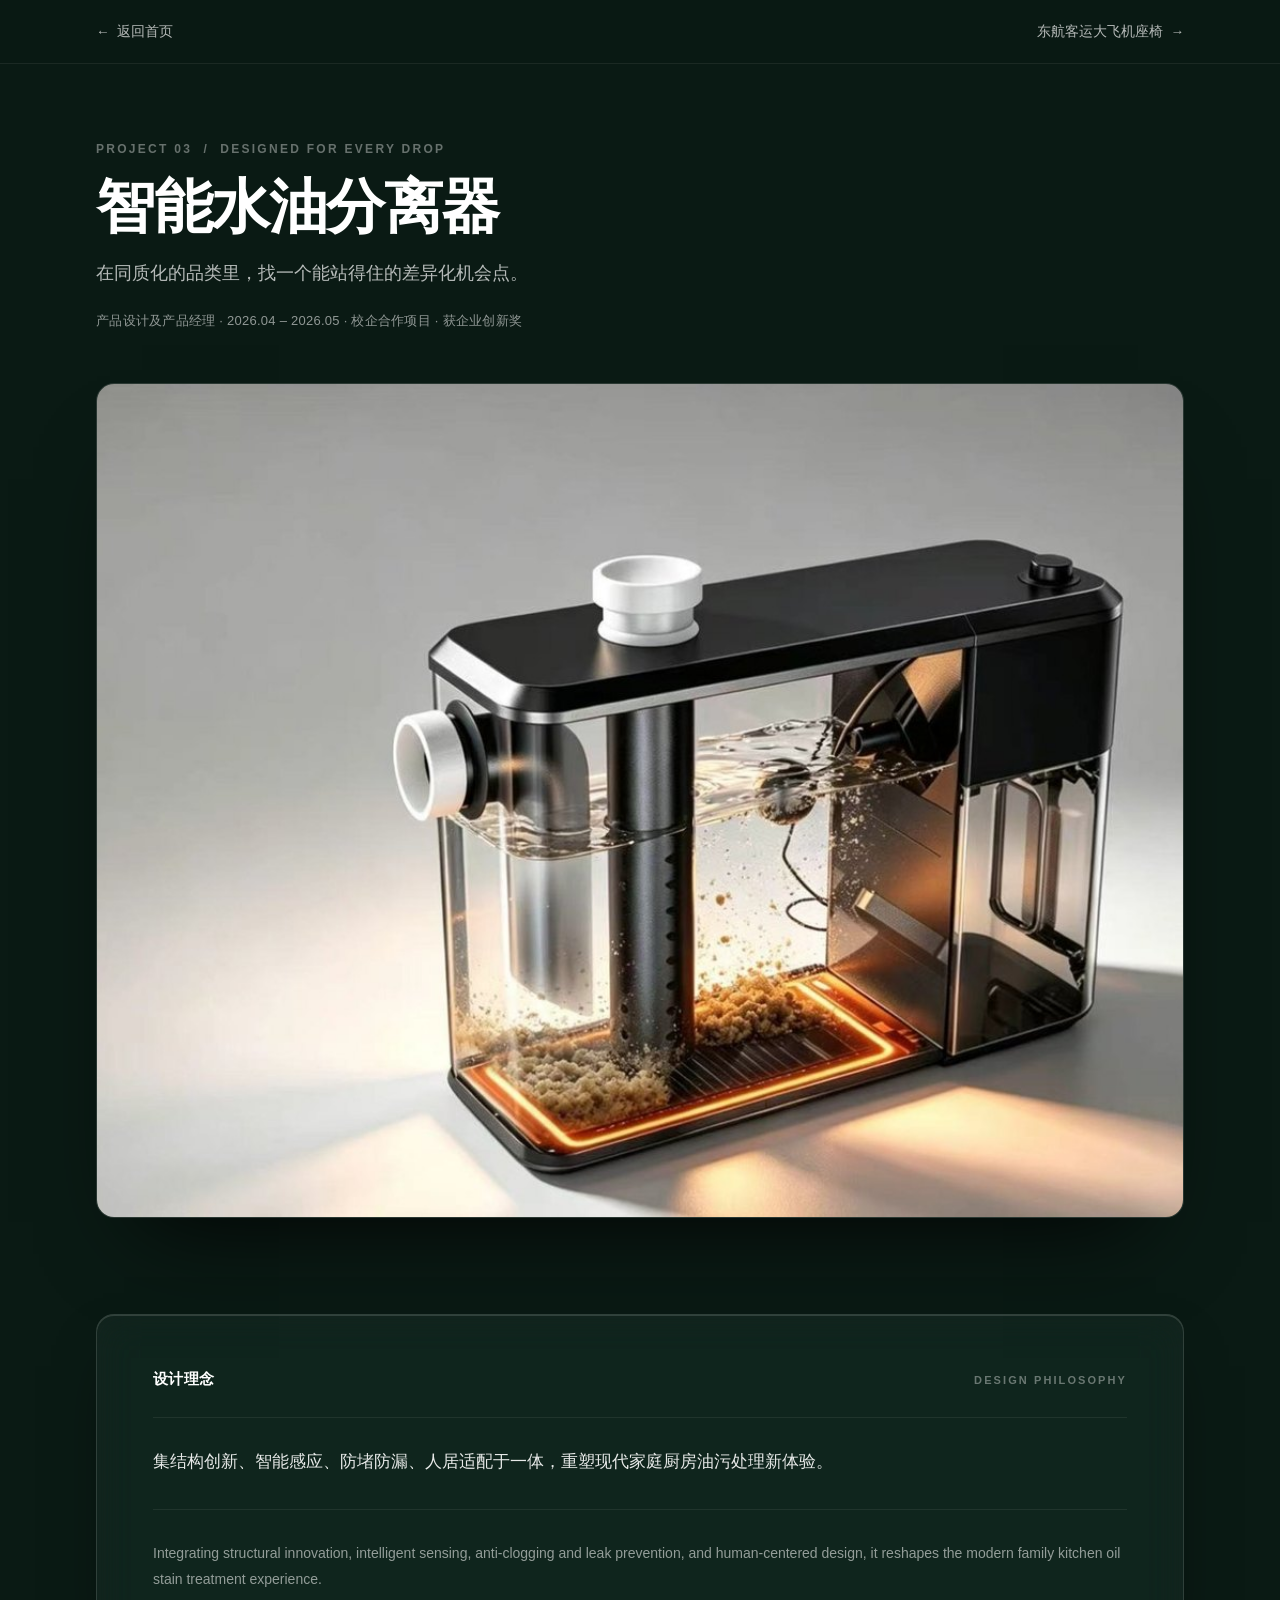
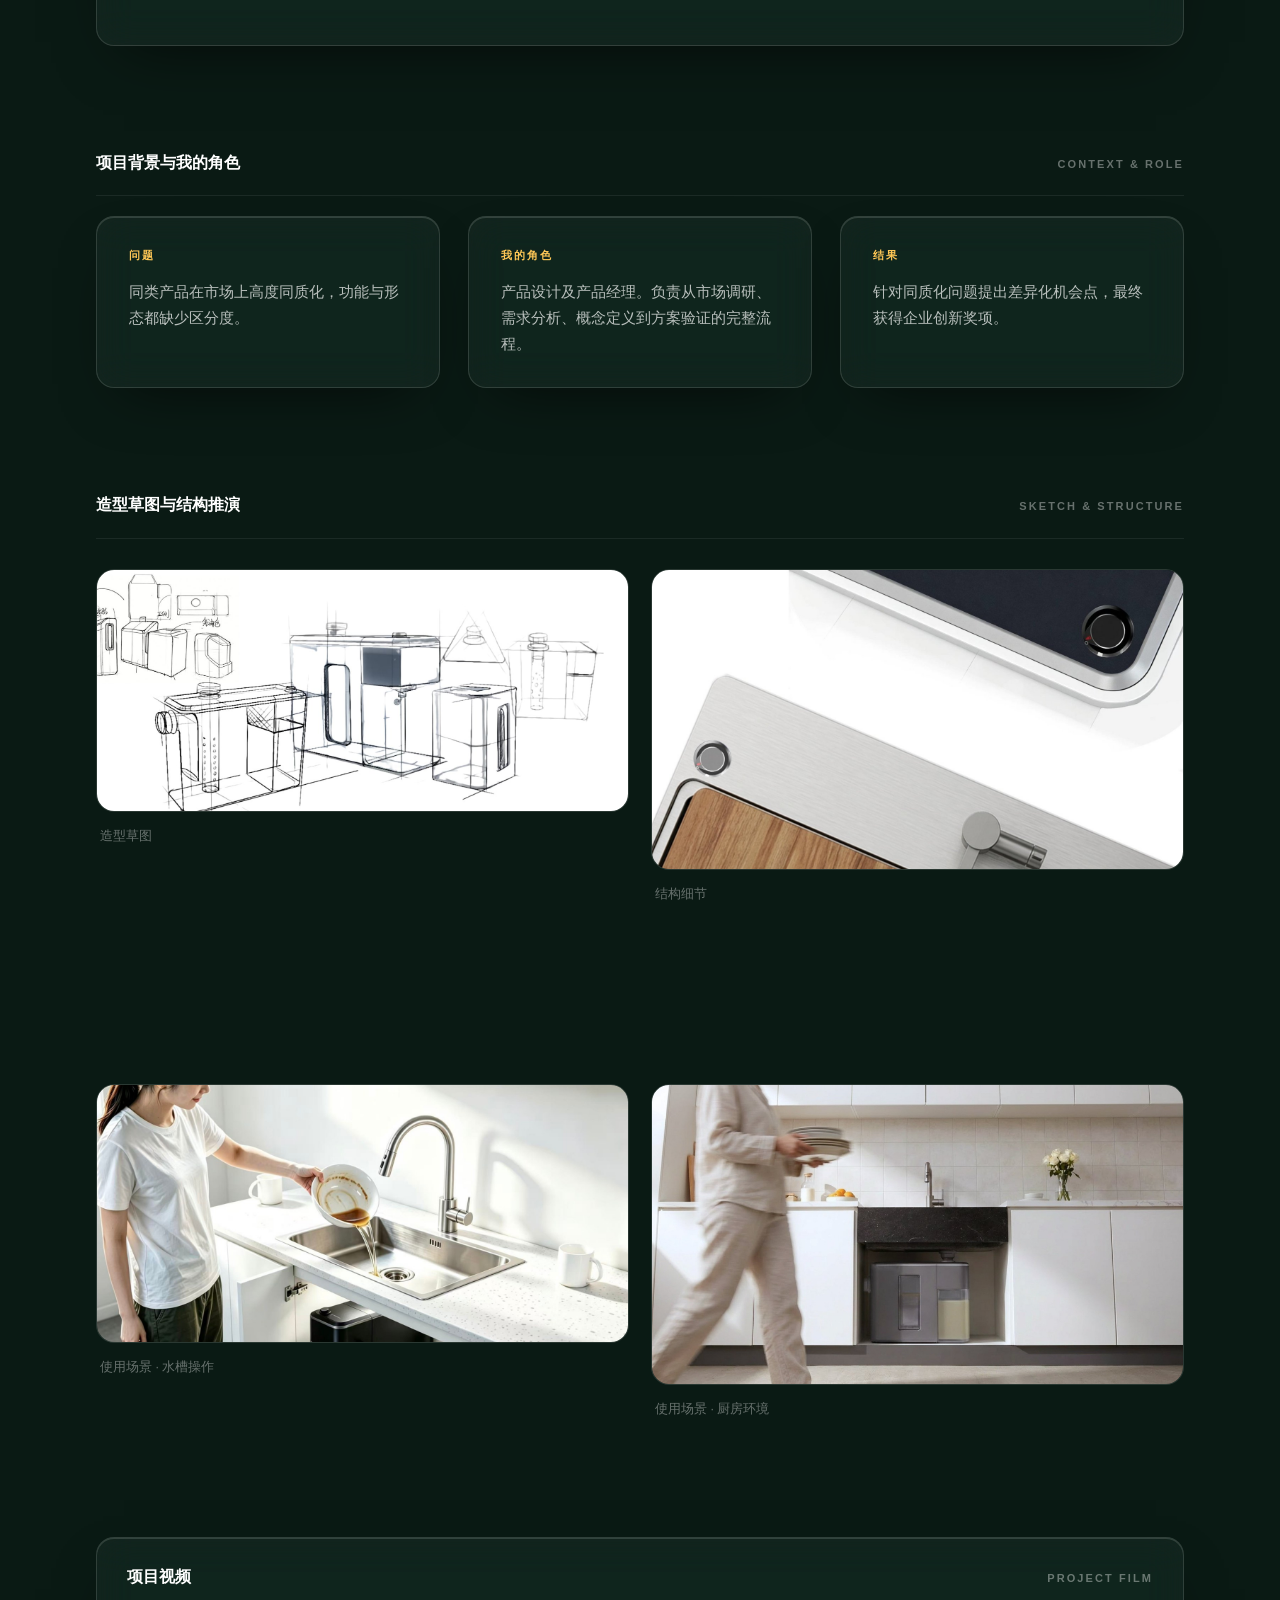
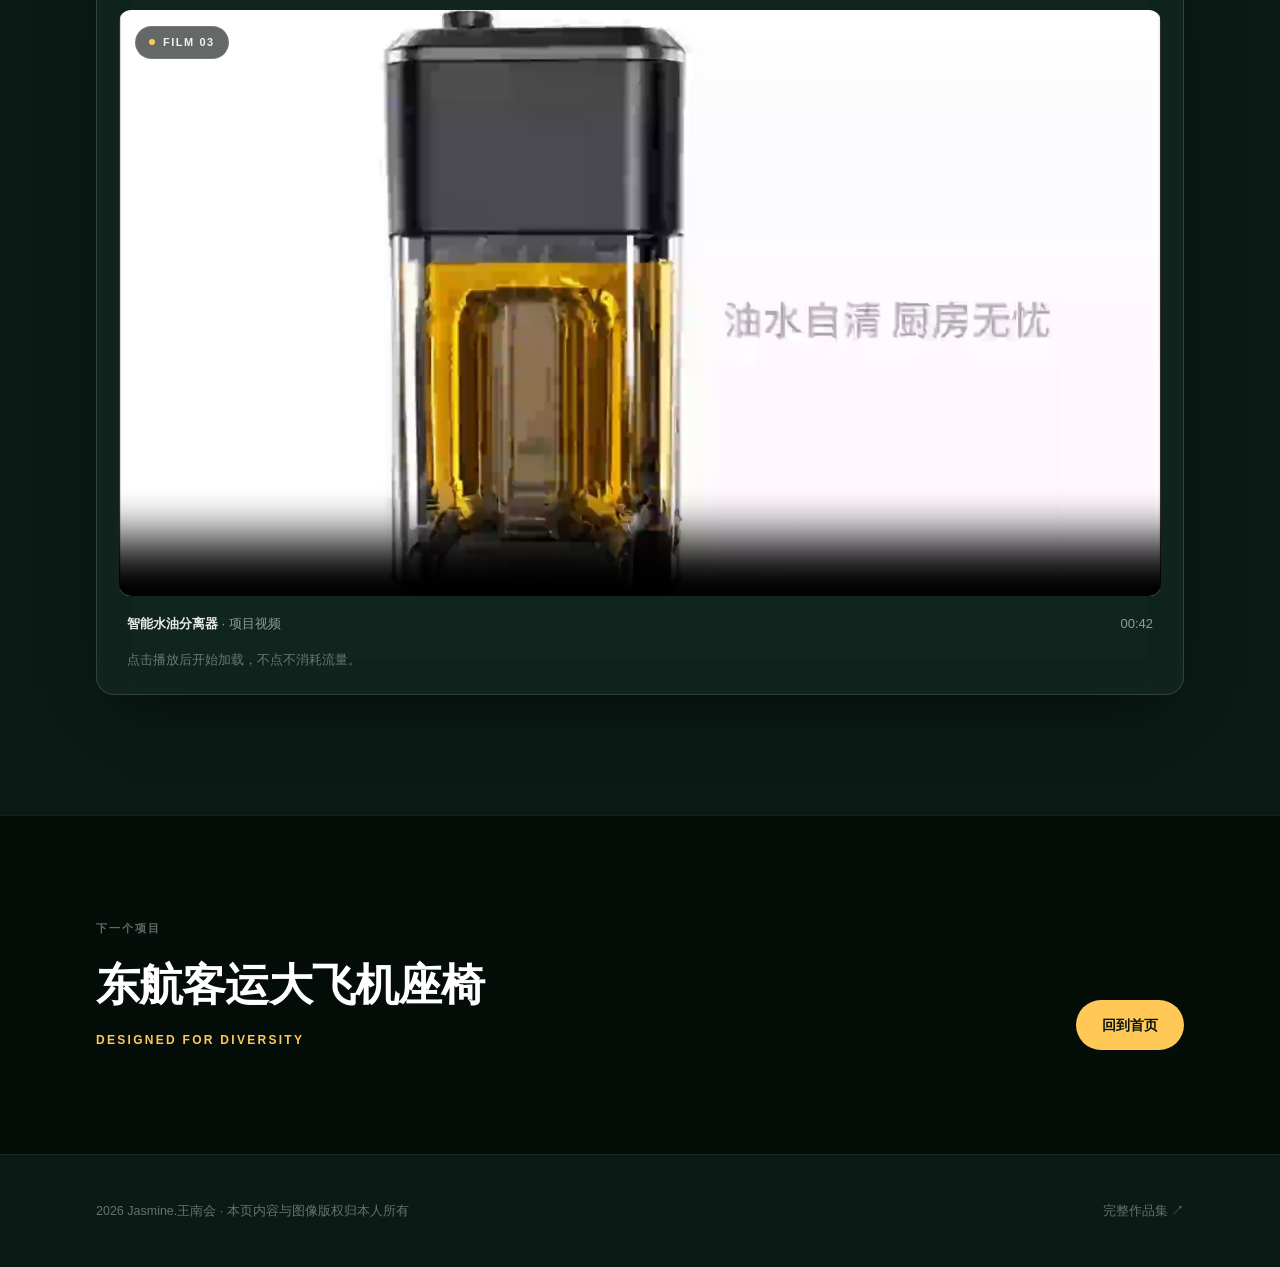
<file: projects/project/separator.html>
<!DOCTYPE html>
<html lang="zh-CN">
<head>
<meta charset="UTF-8">
<meta name="viewport" content="width=device-width, initial-scale=1">
<title>智能水油分离器 · Jasmine.王南会</title>
<meta name="description" content="在同质化的品类里，找一个能站得住的差异化机会点。含项目视频。">
<meta property="og:type" content="article">
<meta property="og:site_name" content="Jasmine.王南会 · 三个项目">
<meta property="og:locale" content="zh_CN">
<meta property="og:title" content="智能水油分离器 · Jasmine.王南会">
<meta property="og:description" content="在同质化的品类里，找一个能站得住的差异化机会点。含项目视频。">
<meta name="twitter:card" content="summary">
<meta name="twitter:title" content="智能水油分离器 · Jasmine.王南会">
<meta name="twitter:description" content="在同质化的品类里，找一个能站得住的差异化机会点。">
<link rel="icon" href="data:image/svg+xml,%3Csvg xmlns='http://www.w3.org/2000/svg' viewBox='0 0 32 32'%3E%3Crect width='32' height='32' rx='8' fill='%230A1A14'/%3E%3Cpath d='M6 10.5 10.5 22 16 13.5 21.5 22 26 10.5' fill='none' stroke='%23FFC857' stroke-width='2.6' stroke-linecap='round' stroke-linejoin='round'/%3E%3C/svg%3E">
<link rel="stylesheet" href="../assets/css/site.css">
<noscript><style>.rv{opacity:1 !important;transform:none !important}</style></noscript>
</head>
<body>

<header class="dnav">
  <a href="../index.html">←&nbsp;&nbsp;返回首页</a>
  <a href="seat.html">东航客运大飞机座椅&nbsp;&nbsp;→</a>
</header>

<!-- ===================== Hero ===================== -->
<section class="dhero">
  <div class="wrap">
    <div class="dhero__no">PROJECT 03 &nbsp;/&nbsp; DESIGNED FOR EVERY DROP</div>
    <h1 class="dhero__t">智能水油分离器</h1>
    <p class="dhero__sub">在同质化的品类里，找一个能站得住的差异化机会点。</p>
    <p class="dhero__meta">产品设计及产品经理 · 2026.04 – 2026.05 · 校企合作项目 · 获企业创新奖</p>
  </div>
</section>
<div class="dhero__media">
  <img src="../assets/img/cover-04.jpg" alt="智能水油分离器产品主视觉" width="1500" height="835">
</div>

<!-- ===================== 设计理念 ===================== -->
<section class="phil">
  <div class="wrap">
    <div class="phil__card glass rv">
      <div class="phil__label"><h3>设计理念</h3><span>Design Philosophy</span></div>
      <p class="phil__cn">集结构创新、智能感应、防堵防漏、人居适配于一体，重塑现代家庭厨房油污处理新体验。</p>
      <div class="phil__rule"></div>
      <p class="phil__en">Integrating structural innovation, intelligent sensing, anti-clogging and leak prevention, and human-centered design, it reshapes the modern family kitchen oil stain treatment experience.</p>
    </div>
  </div>
</section>

<!-- ===================== 背景与角色 ===================== -->
<section class="dsec">
  <div class="wrap">
    <div class="dlabel rv"><h3>项目背景与我的角色</h3><span>Context &amp; Role</span></div>
    <dl class="facts">
      <div class="fact glass rv">
        <dt>问题</dt>
        <dd>同类产品在市场上高度同质化，功能与形态都缺少区分度。</dd>
      </div>
      <div class="fact glass rv">
        <dt>我的角色</dt>
        <dd>产品设计及产品经理。负责从市场调研、需求分析、概念定义到方案验证的完整流程。</dd>
      </div>
      <div class="fact glass rv">
        <dt>结果</dt>
        <dd>针对同质化问题提出差异化机会点，最终获得企业创新奖项。</dd>
      </div>
    </dl>
  </div>
</section>

<!-- ===================== 图组 A ===================== -->
<section class="dsec">
  <div class="wrap">
    <div class="dlabel rv"><h3>造型草图与结构推演</h3><span>Sketch &amp; Structure</span></div>
    <div class="gal gal--2 gal--c">
      <figure class="rv">
        <img src="../assets/img/d04-03.jpg" alt="产品造型草图推演">
        <figcaption>造型草图</figcaption>
      </figure>
      <figure class="rv">
        <img src="../assets/img/d04-01.jpg" alt="产品结构与材质细节">
        <figcaption>结构细节</figcaption>
      </figure>
    </div>
  </div>
</section>

<!-- ===================== 图组 B ===================== -->
<section class="dsec">
  <div class="wrap">
    <div class="dlabel rv"><h3>使用场景</h3><span>In Use</span></div>
    <div class="gal gal--2 gal--c">
      <figure class="rv">
        <img src="../assets/img/d04-05.jpg" alt="水槽操作使用场景">
        <figcaption>使用场景 · 水槽操作</figcaption>
      </figure>
      <figure class="rv">
        <img src="../assets/img/d04-11.jpg" alt="厨房整体环境中的产品位置">
        <figcaption>使用场景 · 厨房环境</figcaption>
      </figure>
    </div>
  </div>
</section>

<!-- ===================== 项目视频（底部） ===================== -->
<section class="film" id="film">
  <div class="wrap">
    <div class="film__card glass rv">
      <div class="film__head">
        <h3>项目视频</h3>
        <span>Project Film</span>
      </div>
      <div class="film__frame">
        <span class="film__badge"><i></i>Film 03</span>
        <video controls playsinline preload="none"
               poster="../assets/img/poster-separator.jpg"
               width="1600" height="897">
          <source src="../assets/video/separator.mp4" type="video/mp4">
          你的浏览器不支持 HTML5 视频。可直接下载查看：<a href="../assets/video/separator.mp4">separator.mp4</a>
        </video>
      </div>
      <figcaption class="film__cap">
        <span><b>智能水油分离器</b> · 项目视频</span>
        <span>00:42</span>
      </figcaption>
      <p class="film__note">点击播放后开始加载，不点不消耗流量。</p>
    </div>
  </div>
</section>

<!-- ===================== 下一个项目 ===================== -->
<section class="dnext">
  <div class="wrap dnext__row">
    <div>
      <div class="dnext__l">下一个项目</div>
      <a href="seat.html">
        <h2 class="dnext__t">东航客运大飞机座椅</h2>
        <div class="dnext__sb">Designed for Diversity</div>
      </a>
    </div>
    <a class="btn btn--solid" href="../index.html">回到首页</a>
  </div>
</section>

<footer class="foot">
  <div class="wrap foot__row">
    <span>2026 Jasmine.王南会 · 本页内容与图像版权归本人所有</span>
    <a href="https://wnagtu-ux.github.io/" target="_blank" rel="noopener">完整作品集 ↗</a>
  </div>
</footer>

<script src="../assets/js/site.js"></script>
</body>
</html>
</file>
<file: assets/css/site.css>
/* ==========================================================================
   Jasmine.王南会 · 个人作品集
   视觉系统：深林绿 / 翠绿 / 金黄  ·  Wanderly 基调
   ========================================================================== */

/* ---------- 1. Tokens ---------- */
:root{
  --bg:            #0A1A14;
  --bg-deep:       #050D09;
  --bg-panel:      #0E1B15;
  --brand:         #1A4F36;
  --brand-lite:    #226244;
  --gold:          #FFC857;
  --ink:           #FFFFFF;
  --ink-90:        rgba(255,255,255,.90);
  --ink-70:        rgba(255,255,255,.70);
  --ink-55:        rgba(255,255,255,.55);
  --ink-38:        rgba(255,255,255,.38);
  --ink-22:        rgba(255,255,255,.22);
  --line:          rgba(255,255,255,.12);
  --line-soft:     rgba(255,255,255,.07);
  --edge:          rgba(255,255,255,.13);   /* 图片内描边 */

  --pad:           96px;                     /* 版心左右留白 */
  --wrap:          1312px;                   /* 版心宽度 */
  --r-card:        18px;
  --r-sm:          12px;

  --dur-fast:      180ms;
  --dur-base:      420ms;
  --dur-cinema:    760ms;
  --ease:          cubic-bezier(.16,1,.3,1);

  --font-cn: "Inter","Source Han Sans CN","Noto Sans SC","PingFang SC","Hiragino Sans GB","Microsoft YaHei",sans-serif;
}

/* ---------- 2. Reset ---------- */
*,*::before,*::after{ box-sizing:border-box; }
html{ scroll-behavior:smooth; -webkit-text-size-adjust:100%; }
body{
  margin:0; background:var(--bg); color:var(--ink);
  font-family:var(--font-cn); font-size:16px; line-height:1.6;
  font-feature-settings:"kern" 1,"liga" 1;
  -webkit-font-smoothing:antialiased; text-rendering:optimizeLegibility;
  overflow-x:hidden;
}
img{ display:block; max-width:100%; }
a{ color:inherit; text-decoration:none; }
button{ font:inherit; color:inherit; background:none; border:0; cursor:pointer; }
h1,h2,h3,h4,p{ margin:0; }
ul{ margin:0; padding:0; list-style:none; }
::selection{ background:var(--gold); color:#08150F; }

/* 滚动条 */
::-webkit-scrollbar{ width:10px; }
::-webkit-scrollbar-track{ background:var(--bg-deep); }
::-webkit-scrollbar-thumb{ background:rgba(255,255,255,.14); border-radius:99px; }
::-webkit-scrollbar-thumb:hover{ background:rgba(255,255,255,.24); }

/* ---------- 3. Layout ---------- */
.wrap{ width:100%; max-width:var(--wrap); margin-inline:auto; padding-inline:0; }
.section{ padding:132px var(--pad); position:relative; }
.section--tight{ padding-top:0; }

.eyebrow{
  font-size:12px; letter-spacing:.19em; text-transform:uppercase;
  color:var(--gold); font-weight:600;
}
.h2{
  font-size:clamp(28px,3.4vw,46px); line-height:1.24; font-weight:700;
  letter-spacing:-.015em; margin-top:18px; max-width:1020px;
}
.lead{
  margin-top:20px; font-size:16.5px; line-height:1.85;
  color:var(--ink-70); max-width:960px;
}
.hairline{ height:1px; background:var(--line-soft); }

/* 玻璃态：全站统一配方 */
.glass{
  background:rgba(255,255,255,.045);
  backdrop-filter:blur(18px) saturate(1.25);
  -webkit-backdrop-filter:blur(18px) saturate(1.25);
  border:1px solid rgba(255,255,255,.15);
  box-shadow:inset 0 1px 0 rgba(255,255,255,.14);
}

/* 进入动效 · 叙事层 */
.rv{ opacity:0; transform:translateY(28px);
     transition:opacity var(--dur-base) var(--ease), transform var(--dur-base) var(--ease); }
.rv.in{ opacity:1; transform:none; }

/* ---------- 4. Nav ---------- */
.nav{
  position:fixed; inset:0 0 auto 0; z-index:80; height:78px;
  display:flex; align-items:center; padding-inline:var(--pad);
  transition:background var(--dur-base) var(--ease), backdrop-filter var(--dur-base), border-color var(--dur-base);
  border-bottom:1px solid transparent;
}
.nav.solid{
  background:rgba(10,26,20,.82);
  backdrop-filter:blur(20px) saturate(1.3);
  -webkit-backdrop-filter:blur(20px) saturate(1.3);
  border-bottom-color:var(--line-soft);
}
.nav__in{ width:100%; max-width:var(--wrap); margin-inline:auto;
          display:flex; align-items:center; justify-content:space-between; gap:32px; }
.nav__brand{ display:flex; align-items:center; gap:10px; font-weight:700; font-size:16px; letter-spacing:.01em; }
.nav__dot{ width:5px; height:5px; border-radius:50%; background:var(--gold); }
.nav__tag{ font-size:11px; letter-spacing:.14em; color:var(--ink-38); text-transform:uppercase; }
.nav__links{ display:flex; gap:30px; }
.nav__link{ font-size:13.5px; color:var(--ink-55); transition:color var(--dur-fast); position:relative; }
.nav__link::after{
  content:''; position:absolute; left:0; right:0; bottom:-6px; height:1px;
  background:var(--gold); transform:scaleX(0); transform-origin:left;
  transition:transform var(--dur-base) var(--ease);
}
.nav__link:hover{ color:var(--ink); }
.nav__link:hover::after{ transform:scaleX(1); }
.nav__acts{ display:flex; gap:10px; }
.pill{
  display:inline-flex; align-items:center; gap:8px;
  padding:9px 18px; border-radius:999px; font-size:12.5px;
  border:1px solid var(--line); color:var(--ink-70);
  transition:all var(--dur-fast) var(--ease);
}
.pill:hover{ border-color:rgba(255,255,255,.34); color:var(--ink); background:rgba(255,255,255,.06); }
.pill--solid{ background:var(--brand); border-color:transparent; color:#fff; }
.pill--solid:hover{ background:var(--brand-lite); }

.nav__burger{ display:none; width:40px; height:40px; position:relative; }
.nav__burger i{ position:absolute; left:10px; right:10px; height:1.5px; background:var(--ink); transition:transform var(--dur-fast); }
.nav__burger i:nth-child(1){ top:16px; } .nav__burger i:nth-child(2){ top:23px; }

/* ---------- 5. Hero + Shader Reveal ---------- */
.hero{
  position:relative; min-height:100vh; min-height:100svh;
  display:flex; flex-direction:column; justify-content:flex-end;
  overflow:hidden; background:var(--bg-deep);
}
.hero__stage{ position:absolute; inset:0; z-index:0; }
/* 底层静态图：WebGL 不可用时它就是全部 */
.hero__base{
  position:absolute; inset:0; width:100%; height:100%;
  object-fit:cover; object-position:50% 46%;
  transform:scale(1.04);
}
.hero__canvas{ position:absolute; inset:0; width:100%; height:100%; display:block; opacity:0;
  transition:opacity 900ms var(--ease); }
.hero__canvas.live{ opacity:1; }
/* 暗场：让文字永远可读 */
.hero__scrim{
  position:absolute; inset:0; z-index:1; pointer-events:none;
  background:
    linear-gradient(90deg, rgba(4,10,7,.92) 0%, rgba(4,10,7,.60) 38%, rgba(4,10,7,.10) 72%, rgba(4,10,7,0) 100%),
    linear-gradient(0deg, rgba(4,10,7,.94) 0%, rgba(4,10,7,.34) 32%, rgba(4,10,7,0) 62%),
    linear-gradient(180deg, rgba(4,10,7,.80) 0%, rgba(4,10,7,0) 26%);
}
/* 顶部墨绿基调罩：把外部影像统一进品牌色 */
.hero__tint{
  position:absolute; inset:0; z-index:2; pointer-events:none;
  background:radial-gradient(120% 88% at 22% 74%, rgba(10,26,20,.62) 0%, rgba(4,10,7,.12) 58%, rgba(4,10,7,0) 100%);
  mix-blend-mode:multiply;
}

.hero__grade{
  position:absolute; inset:0; z-index:3; pointer-events:none;
  box-shadow:inset 0 0 150px 34px rgba(4,10,7,.58);
}
/* 静态兜底：着色器不可用（低端设备 / 无 WebGL / 减少动态）时加强暗场，
   让静态影像本身站得住，而不是「等着被揭示」的样子 */
.hero--static .hero__scrim{
  background:
    linear-gradient(90deg, rgba(4,10,7,.96) 0%, rgba(4,10,7,.80) 40%, rgba(4,10,7,.32) 74%, rgba(4,10,7,.16) 100%),
    linear-gradient(0deg, rgba(4,10,7,.96) 0%, rgba(4,10,7,.54) 34%, rgba(4,10,7,.12) 68%),
    linear-gradient(180deg, rgba(4,10,7,.86) 0%, rgba(4,10,7,.06) 28%);
}
.hero--static .hero__base{ filter:saturate(.92) contrast(1.03); }
.hero--static .hero__grade{ box-shadow:inset 0 0 190px 46px rgba(4,10,7,.74); }
/* 液态揭示会把亮部带上来，给文字留一层阴影兜底 */
.hero__eyebrow,.hero__name,.hero__claim,.hero__meta{
  text-shadow:0 2px 26px rgba(4,10,7,.78), 0 1px 3px rgba(4,10,7,.62);
}

.hero__body{
  position:relative; z-index:5; padding:0 var(--pad) 40px;
}
.hero__inner{ width:100%; max-width:var(--wrap); margin-inline:auto; }
.hero__eyebrow{ font-size:12.5px; letter-spacing:.2em; color:var(--gold); font-weight:600; text-transform:uppercase; }
.hero__name{
  font-size:clamp(52px,7.4vw,96px); line-height:1.02; font-weight:800;
  letter-spacing:-.03em; margin-top:18px;
}
.hero__name span{ display:inline-block; }
.hero__claim{
  margin-top:22px; font-size:clamp(17px,1.7vw,24px); line-height:1.62;
  color:var(--ink-90); max-width:640px; font-weight:400;
}
.hero__meta{ margin-top:18px; font-size:13.5px; color:var(--ink-55); }
.hero__btns{ margin-top:34px; display:flex; gap:14px; flex-wrap:wrap; }
.btn{
  display:inline-flex; align-items:center; gap:10px;
  padding:15px 30px; border-radius:999px; font-size:14px; font-weight:500;
  transition:all var(--dur-fast) var(--ease);
}
.btn--solid{ background:var(--brand); color:#fff; }
.btn--solid:hover{ background:var(--brand-lite); transform:translateY(-2px); box-shadow:0 14px 34px rgba(26,79,54,.5); }
.btn--ghost{ background:rgba(255,255,255,.10); border:1px solid var(--line); color:#fff; }
.btn--ghost:hover{ background:rgba(255,255,255,.18); transform:translateY(-2px); }

.hero__foot{
  position:relative; z-index:5; padding:0 var(--pad) 34px;
  display:flex; align-items:flex-end; justify-content:space-between; gap:24px;
}
.hero__foot .wrap{ display:flex; align-items:flex-end; justify-content:space-between; gap:24px; }

.scrollcue{ display:flex; flex-direction:column; align-items:center; gap:10px; margin-inline:auto; }
.scrollcue span{ font-size:10px; letter-spacing:.24em; color:var(--ink-38); }
.scrollcue i{ display:block; width:1px; height:28px; background:linear-gradient(180deg,var(--ink-38),transparent); animation:cue 2.4s infinite; }
@keyframes cue{ 0%,100%{ opacity:.25; transform:translateY(0);} 50%{ opacity:1; transform:translateY(6px);} }
.hint-drag{
  font-size:11.5px; color:var(--ink-38); margin-inline-end:auto;
  display:flex; align-items:center; gap:8px;
}
.hint-drag b{ font-weight:500; color:var(--ink-55); }

/* ---------- 6. 音乐坞 · Shader Card ---------- */
.dock{
  position:relative; z-index:6; width:372px; max-width:100%;
  border-radius:20px; overflow:hidden; isolation:isolate;
  border:1px solid rgba(255,255,255,.16);
  box-shadow:0 28px 70px rgba(0,0,0,.55), inset 0 1px 0 rgba(255,255,255,.13);
  transition:box-shadow var(--dur-base) var(--ease);
}
.dock__shader{ position:absolute; inset:0; z-index:0; }
.dock__shader canvas{ width:100%; height:100%; display:block; }
.dock__glow{
  position:absolute; inset:0; z-index:1; pointer-events:none;
  background:linear-gradient(180deg, rgba(4,10,7,.42) 0%, rgba(4,10,7,.72) 58%, rgba(4,10,7,.88) 100%);
}
.dock__ui{ position:relative; z-index:2; }
.dock__bar{ display:flex; align-items:center; gap:14px; padding:16px; min-height:76px; }
.dock__play{
  width:44px; height:44px; flex:0 0 44px; border-radius:50%;
  background:var(--brand); display:grid; place-items:center;
  transition:transform var(--dur-fast) var(--ease), background var(--dur-fast);
}
.dock__play:hover{ transform:scale(1.07); background:var(--brand-lite); }
.dock__play svg{ width:14px; height:14px; fill:#fff; }
.dock__info{ flex:1; min-width:0; }
.dock__row{ display:flex; align-items:baseline; justify-content:space-between; gap:12px; }
.dock__title{ font-size:13.5px; font-weight:600; white-space:nowrap; overflow:hidden; text-overflow:ellipsis; }
.dock__artist{ font-size:11px; color:var(--ink-55); white-space:nowrap; }
.dock__bar-track{ margin-top:9px; height:3px; border-radius:99px; background:rgba(255,255,255,.20); position:relative; overflow:hidden; }
.dock__bar-fill{ position:absolute; inset:0 auto 0 0; width:0%; border-radius:99px; background:var(--gold); transition:width 240ms linear; }
.dock__eq{ display:flex; align-items:flex-end; gap:3px; height:20px; }
.dock__eq i{ width:3px; border-radius:99px; background:var(--gold); height:20%; transition:height 140ms var(--ease); }
.dock__toggle{ width:22px; height:22px; display:grid; place-items:center; color:var(--ink-55); border-radius:50%; transition:all var(--dur-fast); }
.dock__toggle:hover{ color:#fff; background:rgba(255,255,255,.10); }
.dock__toggle svg{ width:11px; height:11px; stroke:currentColor; fill:none; stroke-width:1.6; }
.dock__toggle svg{ transition:transform var(--dur-base) var(--ease); }
.dock.open .dock__toggle svg{ transform:rotate(180deg); }

.dock__panel{
  display:grid; grid-template-rows:0fr; transition:grid-template-rows var(--dur-base) var(--ease);
}
.dock.open .dock__panel{ grid-template-rows:1fr; }
.dock__panel > div{ overflow:hidden; }
.dock__panel-in{ padding:0 16px 16px; }
.wave{ display:flex; align-items:flex-end; gap:3px; height:48px; margin-bottom:16px; }
.wave i{ flex:1; border-radius:99px; background:var(--gold); opacity:.34; height:20%;
         transition:height var(--dur-fast) var(--ease), opacity var(--dur-base); }
.wave i.on{ opacity:1; }
.dock__vol{ display:flex; align-items:center; gap:10px; height:16px; }
.dock__vol svg{ width:14px; height:14px; stroke:var(--ink-70); fill:none; stroke-width:1.5; flex:0 0 14px; }
.dock__vol-track{ flex:1; height:3px; border-radius:99px; background:rgba(255,255,255,.20); position:relative; cursor:pointer; }
.dock__vol-fill{ position:absolute; inset:0 auto 0 0; width:60%; border-radius:99px; background:rgba(255,255,255,.78); }
.dock__vol-num{ font-size:10px; color:var(--ink-55); width:18px; text-align:right; }
.dock__div{ height:1px; background:rgba(255,255,255,.12); margin:14px 0; }
.dock__plist{ display:flex; flex-direction:column; gap:2px; }
.dock__track{
  display:flex; align-items:center; gap:10px; padding:6px 8px; border-radius:8px;
  font-size:12px; color:var(--ink-55); cursor:pointer; transition:all var(--dur-fast);
}
.dock__track:hover{ background:rgba(255,255,255,.07); color:var(--ink-90); }
.dock__track.cur{ color:var(--gold); }
.dock__track b{ font-weight:400; flex:1; white-space:nowrap; overflow:hidden; text-overflow:ellipsis; }
.dock__track time{ font-size:10.5px; opacity:.6; font-variant-numeric:tabular-nums; }

/* ---------- 7. 关于我 ---------- */
.about__row{ display:grid; grid-template-columns:1fr 400px; gap:56px; align-items:stretch; }
.about__body p{ font-size:16px; line-height:1.92; color:var(--ink-70); }
.about__body p + p{ margin-top:20px; }
.about__q{ margin-top:34px; padding-left:20px; border-left:2px solid var(--gold); }
.about__q p{ font-size:19px; line-height:1.75; color:var(--ink); font-weight:500; }
.about__facts{ margin-top:34px; display:grid; grid-template-columns:repeat(2,1fr); gap:1px;
               background:var(--line-soft); border:1px solid var(--line-soft); border-radius:14px; overflow:hidden; }
.about__fact{ background:var(--bg); padding:20px 22px; }
.about__fact dt{ font-size:10.5px; letter-spacing:.14em; color:var(--ink-38); text-transform:uppercase; }
.about__fact dd{ margin:8px 0 0; font-size:14.5px; color:var(--ink-90); line-height:1.6; }
.about__photo{ position:relative; border-radius:var(--r-card); overflow:hidden; border:1px solid var(--edge); }
.about__photo img{ width:100%; height:100%; object-fit:cover; }
.about__photo figcaption{
  position:absolute; left:0; right:0; bottom:0; padding:18px 20px;
  background:linear-gradient(0deg, rgba(4,10,7,.92), transparent);
  font-size:11.5px; color:var(--ink-55);
}

.timeline{ margin-top:64px; display:grid; grid-template-columns:repeat(4,1fr); gap:32px; }
.tl{ position:relative; padding-top:22px; border-top:1px solid var(--line); }
.tl::before{ content:''; position:absolute; top:-3px; left:0; width:5px; height:5px; border-radius:50%; background:var(--gold); }
.tl__yr{ font-size:12.5px; color:var(--gold); font-weight:600; letter-spacing:.06em; }
.tl__t{ margin-top:10px; font-size:15px; font-weight:600; }
.tl__d{ margin-top:8px; font-size:13px; line-height:1.7; color:var(--ink-55); }

/* ---------- 9. 项目作品 Bento ---------- */
.hintbar{
  margin-top:26px; display:inline-flex; align-items:center; gap:10px;
  padding:11px 18px; border-radius:999px; font-size:12.5px; color:var(--ink-55);
  background:rgba(255,255,255,.05); border:1px solid var(--line-soft);
}
.hintbar i{ width:5px; height:5px; border-radius:50%; background:var(--gold); }

.bento{ margin-top:48px; display:grid; grid-template-columns:repeat(2,1fr); gap:24px; }
.bento__wide{ grid-column:1 / -1; position:relative; height:440px; border-radius:22px; overflow:hidden; border:1px solid var(--edge); }
.bento__cover{ position:absolute; inset:0; }
.bento__cover img{ width:100%; height:100%; object-fit:cover; transition:transform 1.1s var(--ease); }
.bento__wide:hover .bento__cover img{ transform:scale(1.035); }
.bento__ov{
  position:absolute; inset:0;
  background:linear-gradient(90deg, rgba(4,10,7,.95) 0%, rgba(4,10,7,.72) 42%, rgba(4,10,7,.15) 78%, rgba(4,10,7,.05) 100%);
}
.bento__body{ position:absolute; left:48px; bottom:44px; max-width:660px; }
.bento__row{ display:flex; align-items:center; gap:16px; font-size:11px; letter-spacing:.14em; font-weight:600; }
.bento__claim{ color:var(--gold); }
.bento__depth{ color:var(--ink-38); }
.bento__title{ margin-top:14px; font-size:clamp(26px,2.6vw,34px); font-weight:700; letter-spacing:-.02em; }
.bento__meta{ margin-top:12px; font-size:13px; color:var(--ink-55); }
.bento__desc{ margin-top:14px; font-size:13.5px; line-height:1.82; color:var(--ink-70); }
.bento__shot{
  position:absolute; right:40px; top:40px; width:376px; height:290px;
  border-radius:16px; overflow:hidden; border:1px solid var(--edge);
  box-shadow:0 26px 60px rgba(0,0,0,.5);
}
.bento__shot img{ width:100%; height:100%; object-fit:cover; object-position:top center; }

.bento__sm{ position:relative; height:380px; border-radius:20px; overflow:hidden; border:1px solid var(--edge); }
.bento__sm .bento__cover img{ transition:transform .9s var(--ease); }
.bento__sm:hover .bento__cover img{ transform:scale(1.05); }
.bento__sm .bento__ov{ background:linear-gradient(0deg, rgba(4,10,7,.96) 0%, rgba(4,10,7,.62) 44%, rgba(4,10,7,.06) 100%); }
.bento__sm .bento__body{ left:32px; right:32px; bottom:30px; max-width:none; }
.bento__sm .bento__title{ font-size:23px; }
.bento__sm .bento__desc{ font-size:12.5px; margin-top:10px; }
.bento__go{
  position:absolute; right:24px; bottom:24px; display:inline-flex; align-items:center; gap:8px;
  padding:12px 20px; border-radius:999px; font-size:12.5px; font-weight:500;
  background:var(--brand); color:#fff; transition:all var(--dur-fast) var(--ease);
}
.bento__sm:hover .bento__go, .bento__wide:hover .bento__go{ background:var(--brand-lite); transform:translateX(3px); }
.bento__wide .bento__go{ right:48px; bottom:44px; }

/* ---------- 10. 案例摘要 ---------- */
.case{ padding:76px var(--pad) 0; }
.case__band{
  position:relative; padding:30px 0 26px; border-top:1px solid var(--line-soft);
  display:flex; align-items:flex-start; justify-content:space-between; gap:24px;
}
.case__no{ font-size:11px; letter-spacing:.18em; color:var(--gold); font-weight:600; padding-top:34px; flex:0 0 auto; }
.case__claims{ text-align:right; flex:1; }
.case__en{ font-size:clamp(26px,3.4vw,44px); font-weight:800; letter-spacing:-.02em; line-height:1.14; }
.case__cn{ margin-top:10px; font-size:14px; color:var(--ink-55); letter-spacing:.02em; }

.case__row{ display:grid; grid-template-columns:560px 1fr; gap:48px; align-items:center;
            max-width:var(--wrap); margin:26px auto 0; }
.case__media{ height:380px; border-radius:20px; overflow:hidden; border:1px solid var(--edge); background:var(--bg-panel); }
.case__media img{ width:100%; height:100%; object-fit:cover; transition:transform .9s var(--ease); }
.case__row:hover .case__media img{ transform:scale(1.045); }
.case__sum{ height:380px; display:flex; flex-direction:column; justify-content:space-between; }
.case__meta{ font-size:13px; color:var(--ink-55); }
.case__facts{ margin-top:20px; display:flex; flex-direction:column; gap:20px; }
.case__fact{ display:grid; grid-template-columns:76px 1fr; gap:16px; align-items:start; }
.case__fact dt{ font-size:11px; letter-spacing:.08em; color:var(--ink-38); font-weight:600; padding-top:3px; }
.case__fact dd{ margin:0; font-size:14px; line-height:1.86; color:var(--ink-70); }
.case__go{
  align-self:flex-start; display:inline-flex; align-items:center; gap:8px;
  padding:14px 24px; border-radius:999px; font-size:13px; font-weight:500;
  background:var(--brand); color:#fff; transition:all var(--dur-fast) var(--ease);
}
.case__go:hover{ background:var(--brand-lite); transform:translateX(4px); }
.footnote{ margin-top:26px; font-size:11.5px; line-height:1.7; color:var(--ink-38); }

/* ---------- 12. 摄影与绘画 · Parallax Carousel ---------- */
.photo{ background:var(--bg-deep); padding:120px 0 104px; }
.photo__head{ padding-inline:var(--pad); }
.photo__head .wrap{ }
.carousel{ position:relative; margin-top:48px; height:520px; overflow:hidden; cursor:grab; }
.carousel.dragging{ cursor:grabbing; }
.carousel__track{ position:absolute; inset:0 auto 0 0; display:flex; gap:32px; align-items:center;
                  padding-inline:calc(50vw - 180px); will-change:transform; }
.plane{
  position:relative; flex:0 0 360px; width:360px; height:480px; border-radius:16px;
  overflow:hidden; border:1px solid var(--edge); background:var(--bg-panel);
}
.plane__img{ position:absolute; top:0; left:-14%; width:128%; height:100%; object-fit:cover; will-change:transform; }
.plane__cap{
  position:absolute; left:0; right:0; bottom:0; padding:34px 18px 16px;
  background:linear-gradient(0deg, rgba(4,10,7,.9), transparent);
  font-size:11.5px; color:rgba(255,255,255,.78);
  opacity:0; transform:translateY(8px); transition:all var(--dur-base) var(--ease);
}
.plane:hover .plane__cap{ opacity:1; transform:none; }
.carousel__fade{ position:absolute; top:0; bottom:0; width:220px; z-index:3; pointer-events:none; }
.carousel__fade--l{ left:0; background:linear-gradient(90deg, var(--bg-deep) 0%, rgba(5,13,9,.52) 46%, rgba(5,13,9,0) 100%); }
.carousel__fade--r{ right:0; background:linear-gradient(270deg, var(--bg-deep) 0%, rgba(5,13,9,.52) 46%, rgba(5,13,9,0) 100%); }
.carousel__rail{ position:absolute; left:50%; bottom:22px; transform:translateX(-50%);
                 width:240px; height:3px; border-radius:99px; background:rgba(255,255,255,.14); z-index:4; }
.carousel__fill{ position:absolute; inset:0 auto 0 0; width:24%; border-radius:99px; background:var(--gold); }
.photo__foot{ padding-inline:var(--pad); margin-top:34px; }
.photo__foot .wrap{ display:flex; flex-direction:column; gap:14px; }
.photo__row{ display:flex; align-items:center; justify-content:space-between; gap:20px; font-size:12.5px; color:var(--ink-55); }
.lightbox{
  position:fixed; inset:0; z-index:200; display:none; place-items:center;
  background:rgba(2,6,4,.96); backdrop-filter:blur(10px); padding:48px;
}
.lightbox.on{ display:grid; }
.lightbox img{ max-width:min(90vw,1300px); max-height:82vh; border-radius:12px; box-shadow:0 40px 100px rgba(0,0,0,.7); }
.lightbox__cap{ margin-top:20px; text-align:center; font-size:13px; color:var(--ink-55); }
.lightbox__x{ position:absolute; top:28px; right:32px; width:44px; height:44px; border-radius:50%;
              display:grid; place-items:center; border:1px solid var(--line); color:var(--ink-70); }
.lightbox__x:hover{ background:rgba(255,255,255,.1); color:#fff; }

/* ---------- 13. 联系 ---------- */
.contact__row{ margin-top:52px; display:grid; grid-template-columns:480px 1fr; gap:32px; align-items:start; }
.contact__list{ display:flex; flex-direction:column; gap:2px; }
.contact__item{ padding:22px 0; border-bottom:1px solid var(--line-soft); }
.contact__item:first-child{ border-top:1px solid var(--line-soft); }
.contact__label{ font-size:10.5px; letter-spacing:.14em; color:var(--ink-38); text-transform:uppercase; }
.contact__val{ margin-top:8px; font-size:16px; color:var(--ink-90); }
.contact__val a{
  color:inherit; text-decoration:none; cursor:pointer;
  border-bottom:1px solid rgba(255,200,87,.26); padding-bottom:2px;
  transition:color var(--dur-fast) var(--ease), border-color var(--dur-fast) var(--ease);
}
.contact__val a:hover{ color:var(--gold); border-color:var(--gold); }
.contact__card{ border-radius:20px; padding:34px 34px 36px; }
.contact__card h3{ font-size:17px; font-weight:600; }
.contact__card p{ margin-top:10px; font-size:13px; color:var(--ink-55); line-height:1.8; }
.contact__form{ margin-top:24px; display:flex; flex-direction:column; gap:14px; }
.field{ display:flex; flex-direction:column; gap:8px; }
.field label{ font-size:11px; color:var(--ink-38); letter-spacing:.08em; }
.field input,.field textarea{
  background:rgba(255,255,255,.05); border:1px solid var(--line); border-radius:10px;
  padding:13px 15px; color:#fff; font:inherit; font-size:13.5px; outline:none;
  transition:border-color var(--dur-fast), background var(--dur-fast);
}
.field input:focus,.field textarea:focus{ border-color:rgba(255,200,87,.55); background:rgba(255,255,255,.08); }
.field textarea{ min-height:104px; resize:vertical; }
.contact__form .btn{ justify-content:center; margin-top:6px; }
.contact__ok{ font-size:12.5px; color:#5FD3A0; display:none; }
.contact__ok.on{ display:block; }

/* ---------- 14. 页脚 ---------- */
.footer{ padding:76px var(--pad) 44px; background:var(--bg-deep); }
.footer__top{ display:grid; grid-template-columns:1.1fr 1fr; gap:56px; }
.footer__brand h3{ font-size:22px; font-weight:700; }
.footer__brand p{ margin-top:14px; font-size:13px; line-height:1.85; color:var(--ink-55); max-width:420px; }
.footer__slogan{ margin-top:18px; max-width:420px; font-size:19px; line-height:1.55; font-weight:600;
                letter-spacing:.01em; color:var(--ink-90); }
.footer__cols{ display:grid; grid-template-columns:repeat(2,1fr); gap:32px; }
.footer__col h4{ font-size:11px; letter-spacing:.14em; color:var(--ink-38); text-transform:uppercase; }
.footer__col ul{ margin-top:16px; display:flex; flex-direction:column; gap:11px; }
.footer__col a{ font-size:13px; color:var(--ink-70); transition:color var(--dur-fast); }
.footer__col a:hover{ color:var(--gold); }
.footer__div{ height:1px; background:var(--line-soft); margin:44px 0 22px; }
.footer__bot{ display:flex; align-items:center; justify-content:space-between; gap:20px; flex-wrap:wrap;
              font-size:12px; color:var(--ink-38); }

/* ---------- 15. 详情页 ---------- */
.dnav{
  position:fixed; inset:0 0 auto 0; z-index:80; height:72px; padding-inline:var(--pad);
  display:flex; align-items:center; justify-content:space-between;
  transition:background var(--dur-base) var(--ease), border-color var(--dur-base);
  border-bottom:1px solid transparent;
}
.dnav.solid{ background:rgba(10,26,20,.82); backdrop-filter:blur(18px); border-bottom-color:var(--line-soft); }
.dnav a{ font-size:14px; color:var(--ink-70); transition:color var(--dur-fast); display:inline-flex; align-items:center; gap:8px; }
.dnav a:hover{ color:#fff; }

.smask{ position:relative; }
.smask__sticky{ position:sticky; top:0; height:100vh; height:100svh; overflow:hidden; }
.smask__canvas{ position:absolute; inset:0; width:100%; height:100%; display:block; }
/* 兜底暗场：不依赖主视觉本身的明暗。有些主视觉是浅色界面截图，
   白字直接压上去会读不出来，所以文字区永远有一层独立暗场。 */
.smask__scrim{
  position:absolute; inset:0; z-index:2; pointer-events:none;
  background:
    linear-gradient(90deg, rgba(4,10,7,.90) 0%, rgba(4,10,7,.56) 36%, rgba(4,10,7,.04) 70%, rgba(4,10,7,0) 100%),
    linear-gradient(0deg, rgba(4,10,7,.95) 0%, rgba(4,10,7,.60) 26%, rgba(4,10,7,.10) 56%, rgba(4,10,7,0) 76%),
    linear-gradient(180deg, rgba(4,10,7,.70) 0%, rgba(4,10,7,0) 20%);
}
.smask__hint{
  position:absolute; left:0; right:0; bottom:40px; text-align:center; z-index:3;
  font-size:11px; letter-spacing:.2em; color:var(--ink-38); text-transform:uppercase;
  transition:opacity var(--dur-base);
  text-shadow:0 2px 12px rgba(4,10,7,.9);
}
.smask__head{
  position:absolute; left:var(--pad); right:var(--pad); bottom:70px; z-index:4;
  max-width:var(--wrap); margin-inline:auto;
  opacity:0; transform:translateY(20px);
  transition:opacity 700ms var(--ease) 120ms, transform 700ms var(--ease) 120ms;
}
.smask__head.in{ opacity:1; transform:none; }
.smask__no{ font-size:12px; letter-spacing:.2em; color:var(--gold); font-weight:600;
  text-shadow:0 2px 18px rgba(4,10,7,.9); }
.smask__t{ margin-top:14px; font-size:clamp(38px,5vw,68px); font-weight:800; letter-spacing:-.03em; line-height:1.06;
  text-shadow:0 3px 36px rgba(4,10,7,.92), 0 1px 4px rgba(4,10,7,.72); }
.smask__sub{ margin-top:16px; font-size:15px; color:var(--ink-70); max-width:720px; line-height:1.8;
  text-shadow:0 2px 16px rgba(4,10,7,.92); }
.smask__meta{ margin-top:18px; font-size:12.5px; color:var(--ink-38);
  text-shadow:0 2px 14px rgba(4,10,7,.92); }

.dsec{ padding:100px var(--pad); }
.dsec--deep{ background:var(--bg-deep); }
.dlabel{ display:flex; align-items:baseline; gap:16px; }
.dlabel h3{ font-size:17px; font-weight:600; }
.dlabel span{ font-size:11px; letter-spacing:.16em; color:var(--ink-38); text-transform:uppercase; }
.dlabel::after{ content:''; flex:1; height:1px; background:var(--line-soft); }
.dgal{ margin-top:28px; display:grid; gap:24px; }
.dgal--2{ grid-template-columns:repeat(2,1fr); }
.dgal--3{ grid-template-columns:repeat(3,1fr); }
.dgal--4{ grid-template-columns:repeat(4,1fr); }
.dimg{ border-radius:var(--r-card); overflow:hidden; border:1px solid var(--edge); background:var(--bg-panel); }
.dimg img{ width:100%; height:100%; object-fit:cover; transition:transform 1s var(--ease); }
.dimg:hover img{ transform:scale(1.035); }
.dimg--wide{ grid-column:1 / -1; aspect-ratio:16/9; }
.dimg--tall{ aspect-ratio:3/4; }
.dimg--sq{ aspect-ratio:1/1; }
.dtext{ margin-top:22px; font-size:14px; line-height:1.9; color:var(--ink-55); max-width:900px; }

.dnext{ padding:80px var(--pad) 96px; background:var(--bg-deep); }
.dnext__row{ display:flex; align-items:flex-end; justify-content:space-between; gap:24px; }
.dnext__l{ font-size:12.5px; color:var(--ink-38); }
.dnext__t{ margin-top:12px; font-size:clamp(24px,3vw,38px); font-weight:700; letter-spacing:-.02em; transition:color var(--dur-fast); }
.dnext a:hover .dnext__t{ color:var(--gold); }
.dnext__sb{ margin-top:8px; font-size:13px; color:var(--ink-55); }
.dfoot{ padding:26px var(--pad); border-top:1px solid var(--line-soft); font-size:12px; color:var(--ink-38); }
.dfoot .wrap{ display:flex; align-items:center; justify-content:space-between; gap:20px; flex-wrap:wrap; }

/* ---------- 15b. 详情页 · 设计理念卡片 ---------- */
.phil{ position:relative; padding:120px var(--pad); min-height:88vh;
       display:flex; align-items:center; overflow:hidden; background:var(--bg-deep); }
.phil .wrap{ width:100%; }
.phil__card{
  position:relative; max-width:1040px; margin-inline:auto;
  padding:64px 68px;
  border-radius:26px; border:1px solid rgba(255,255,255,.14);
  background:rgba(255,255,255,.045);
  backdrop-filter:blur(18px) saturate(1.25);
  -webkit-backdrop-filter:blur(18px) saturate(1.25);
  box-shadow:inset 0 1px 0 rgba(255,255,255,.16), 0 30px 80px rgba(0,0,0,.34);
}
/* 卡片背后的一层极淡光晕，避免深底上显得单薄 */
.phil::before{
  content:''; position:absolute; left:50%; top:50%; transform:translate(-50%,-50%);
  width:min(1100px,92vw); aspect-ratio:16/9; border-radius:50%;
  background:radial-gradient(closest-side, rgba(26,79,54,.55), transparent 72%);
  filter:blur(30px); pointer-events:none;
}
.phil__label{ display:flex; align-items:baseline; gap:16px; margin-bottom:36px; }
.phil__label h3{ font-size:17px; font-weight:600; letter-spacing:.01em; color:var(--gold); }
.phil__label span{ font-size:11px; letter-spacing:.16em; text-transform:uppercase; color:var(--ink-38); }
.phil__cn{ font-size:clamp(17px,1.5vw,21px); line-height:2.05; letter-spacing:.012em; color:var(--ink-90); }
.phil__cn + .phil__cn{ margin-top:24px; }
.phil__rule{ height:1px; background:var(--line-soft); margin:38px 0 30px; }
.phil__en{ font-size:14px; line-height:2.05; letter-spacing:.005em; color:var(--ink-55); }
@media (max-width:900px){
  .phil{ padding:88px var(--pad); min-height:0; }
  .phil__card{ padding:42px 30px; border-radius:20px; }
  .phil__label{ margin-bottom:26px; }
}
@media (max-width:768px){
  .phil__card{ backdrop-filter:none; -webkit-backdrop-filter:none; background:rgba(255,255,255,.05); }
}

/* ---------- 15c. 详情页 · 项目视频（页面底部） ---------- */
.film{ padding:104px var(--pad) 116px; }
.film__card{
  border-radius:var(--r-card); padding:22px; overflow:hidden;
}
.film__head{
  display:flex; align-items:baseline; justify-content:space-between; gap:20px;
  padding:4px 8px 20px;
}
.film__head h3{ font-size:16px; font-weight:600; }
.film__head span{ font-size:11px; letter-spacing:.19em; text-transform:uppercase; color:var(--ink-38); font-weight:600; }
.film__frame{ position:relative; border-radius:var(--r-sm); overflow:hidden; background:#000; }
.film__frame video{
  display:block; width:100%; height:auto; aspect-ratio:16/9; object-fit:cover;
  background:#000;
}
.film__badge{
  position:absolute; top:16px; left:16px; z-index:2;
  display:inline-flex; align-items:center; gap:8px;
  padding:7px 13px; border-radius:99px;
  font-size:11px; letter-spacing:.06em;
  background:rgba(10,26,20,.55);
  backdrop-filter:blur(10px); -webkit-backdrop-filter:blur(10px);
  border:1px solid rgba(255,255,255,.18);
  color:var(--ink-90); font-weight:600; pointer-events:none;
  transition:opacity var(--dur-base) var(--ease);
}
.film__badge i{ width:6px; height:6px; border-radius:99px; background:var(--gold); font-style:normal; }
.film__frame.is-playing .film__badge{ opacity:0; }
.film__cap{
  display:flex; align-items:baseline; justify-content:space-between; gap:20px;
  padding:18px 8px 2px; font-size:13px; color:var(--ink-55);
}
.film__cap b{ color:var(--ink-90); font-weight:600; }
.film__fallback{ padding:14px 8px 0; font-size:12.5px; line-height:1.7; color:var(--ink-38); }
.film__fallback a{ color:var(--gold); text-decoration:underline; text-underline-offset:3px; }
@media (max-width:1200px){
  .film{ padding:92px var(--pad) 104px; }
}
@media (max-width:980px){
  .film{ padding:76px var(--pad) 88px; }
  .film__card{ padding:14px; }
  .film__badge{ top:10px; left:10px; padding:5px 10px; font-size:10px; }
}
@media (max-width:768px){
  .film__card{ backdrop-filter:none; -webkit-backdrop-filter:none; background:rgba(255,255,255,.05); }
}

/* ---------- 16. 响应式 ---------- */
@media (max-width:1200px){
  :root{ --pad:56px; }
  .about__row{ grid-template-columns:1fr 330px; gap:40px; }
  .case__row{ grid-template-columns:440px 1fr; gap:36px; }
  .bento__shot{ width:300px; height:232px; }
}
@media (max-width:980px){
  :root{ --pad:28px; }
  .nav__links{ display:none; }
  .nav__burger{ display:block; }
  .about__row{ grid-template-columns:1fr; }
  .about__photo{ height:440px; }
  .timeline{ grid-template-columns:repeat(2,1fr); gap:24px; }
    .bento{ grid-template-columns:1fr; }
  .bento__wide{ height:400px; }
  .bento__shot{ display:none; }
  .bento__body{ left:28px; right:28px; bottom:28px; }
  .bento__wide .bento__go{ right:28px; bottom:96px; }
  .case__row{ grid-template-columns:1fr; gap:26px; }
  .case__sum{ height:auto; gap:26px; }
  .case__media{ height:280px; }
  .case__claims{ text-align:left; }
  .contact__row{ grid-template-columns:1fr; }
  .footer__top{ grid-template-columns:1fr; gap:36px; }
  .dgal--3,.dgal--4{ grid-template-columns:repeat(2,1fr); }
  .hero{ min-height:auto; padding-top:120px; }
  .hero__foot{ flex-direction:column; align-items:stretch; }
  .hint-drag{ display:none; }
  .dock{ width:100%; }
  .section{ padding:84px var(--pad); }
  .photo{ padding:84px 0 72px; }
}
@media (max-width:620px){
  .timeline{ grid-template-columns:1fr; }
  .about__facts{ grid-template-columns:1fr; }
  .dgal--2,.dgal--3,.dgal--4{ grid-template-columns:1fr; }
  .case__band{ flex-direction:column; gap:6px; }
  .case__no{ padding-top:0; }
  .hero__name{ font-size:52px; }
}

/* ---------- 17. 降低动效偏好 ---------- */
@media (prefers-reduced-motion:reduce){
  html{ scroll-behavior:auto; }
  *,*::before,*::after{ animation-duration:.001ms !important; animation-iteration-count:1 !important;
                        transition-duration:.001ms !important; }
  .rv{ opacity:1; transform:none; }
  .hero__canvas{ display:none; }
}
</file>
<file: projects/assets/css/site.css>
/* ==========================================================================
   Jasmine.王南会 · 三项目作品页
   视觉系统沿用个人站：深林绿 / 翠绿 / 金黄 · 玻璃态
   结构：首页（3 个项目入口） + 3 个结构一致的详情页（底部嵌项目视频）
   ========================================================================== */

/* ---------- 1. Tokens ---------- */
:root{
  --bg:            #0A1A14;
  --bg-deep:       #050D09;
  --bg-panel:      #0E1B15;
  --brand:         #1A4F36;
  --brand-lite:    #226244;
  --gold:          #FFC857;
  --ink:           #FFFFFF;
  --ink-90:        rgba(255,255,255,.90);
  --ink-70:        rgba(255,255,255,.70);
  --ink-55:        rgba(255,255,255,.55);
  --ink-38:        rgba(255,255,255,.38);
  --line:          rgba(255,255,255,.12);
  --line-soft:     rgba(255,255,255,.07);
  --edge:          rgba(255,255,255,.13);   /* 图片内描边 */

  --pad:           96px;
  --wrap:          1312px;
  --r-card:        18px;
  --r-sm:          12px;

  --dur-fast:      180ms;
  --dur-base:      420ms;
  --dur-cinema:    760ms;
  --ease:          cubic-bezier(.16,1,.3,1);

  --font-cn: "Inter","Source Han Sans CN","Noto Sans SC","PingFang SC","Hiragino Sans GB","Microsoft YaHei",sans-serif;
}

/* ---------- 2. Reset ---------- */
*,*::before,*::after{ box-sizing:border-box; }
html{ scroll-behavior:smooth; -webkit-text-size-adjust:100%; }
body{
  margin:0; background:var(--bg); color:var(--ink);
  font-family:var(--font-cn); font-size:16px; line-height:1.6;
  font-feature-settings:"kern" 1,"liga" 1;
  -webkit-font-smoothing:antialiased; text-rendering:optimizeLegibility;
  overflow-x:hidden;
}
img{ display:block; max-width:100%; }
a{ color:inherit; text-decoration:none; }
button{ font:inherit; color:inherit; background:none; border:0; cursor:pointer; }
h1,h2,h3,h4,p,figure,figcaption,dl,dd,dt{ margin:0; }
::selection{ background:var(--gold); color:#08150F; }

::-webkit-scrollbar{ width:10px; }
::-webkit-scrollbar-track{ background:var(--bg-deep); }
::-webkit-scrollbar-thumb{ background:rgba(255,255,255,.14); border-radius:99px; }
::-webkit-scrollbar-thumb:hover{ background:rgba(255,255,255,.24); }

/* ---------- 3. Layout ---------- */
.wrap{ width:100%; max-width:var(--wrap); margin-inline:auto; }
.section{ padding:132px var(--pad); position:relative; }

.eyebrow{
  font-size:12px; letter-spacing:.19em; text-transform:uppercase;
  color:var(--gold); font-weight:600;
}
.h1{
  font-size:clamp(38px,6vw,84px); line-height:1.06; font-weight:700;
  letter-spacing:-.025em;
}
.h2{
  font-size:clamp(28px,3.4vw,46px); line-height:1.24; font-weight:700;
  letter-spacing:-.015em; max-width:1020px;
}
.lead{ font-size:16.5px; line-height:1.85; color:var(--ink-70); max-width:960px; }

/* 玻璃态统一配方 */
.glass{
  background:rgba(255,255,255,.045);
  -webkit-backdrop-filter:blur(18px) saturate(140%);
  backdrop-filter:blur(18px) saturate(140%);
  border:1px solid var(--edge);
  box-shadow:inset 0 1px 0 rgba(255,255,255,.14), 0 24px 60px -28px rgba(0,0,0,.7);
}

/* 滚动揭示 */
.rv{ opacity:0; transform:translateY(26px); transition:opacity var(--dur-cinema) var(--ease), transform var(--dur-cinema) var(--ease); }
.rv.is-in{ opacity:1; transform:none; }

/* ---------- 4. 顶部导航 ---------- */
.nav{
  position:sticky; top:0; z-index:60;
  display:flex; align-items:center; justify-content:space-between; gap:24px;
  padding:0 var(--pad); height:74px;
  background:rgba(10,26,20,.72);
  -webkit-backdrop-filter:blur(16px); backdrop-filter:blur(16px);
  border-bottom:1px solid var(--line-soft);
}
.nav__brand{ display:flex; align-items:baseline; gap:10px; font-weight:700; letter-spacing:-.01em; }
.nav__brand b{ font-size:16px; }
.nav__brand span{ font-size:11px; letter-spacing:.18em; text-transform:uppercase; color:var(--ink-38); font-weight:600; }
.nav__links{ display:flex; align-items:center; gap:30px; }
.nav__links a{
  font-size:13.5px; color:var(--ink-70); letter-spacing:.01em;
  transition:color var(--dur-fast) var(--ease);
}
.nav__links a:hover{ color:var(--gold); }

/* ---------- 5. 首页 Hero ---------- */
.hero{ padding:112px var(--pad) 84px; border-bottom:1px solid var(--line-soft); }
.hero__meta{
  display:flex; flex-wrap:wrap; gap:10px 22px; margin-top:34px;
  font-size:13px; color:var(--ink-55); letter-spacing:.02em;
}
.hero__meta i{ display:inline-block; width:5px; height:5px; border-radius:99px; background:var(--gold); margin-right:8px; vertical-align:middle; font-style:normal; }
.hero__thesis{
  margin-top:38px; padding-left:22px; border-left:2px solid var(--gold);
  font-size:clamp(18px,2.1vw,26px); line-height:1.6; font-weight:500; max-width:820px;
}

/* ---------- 6. 首页 · 项目入口 ---------- */
.entries{ padding:0 var(--pad) 40px; }
.entry{
  display:grid; grid-template-columns:1.55fr 1fr; gap:52px; align-items:center;
  padding:74px 0; border-bottom:1px solid var(--line-soft);
  transition:transform var(--dur-base) var(--ease);
}
.entry:hover{ transform:translateY(-4px); }
.entry__media{
  position:relative; border-radius:var(--r-card); overflow:hidden;
  background:var(--bg-panel);
  box-shadow:0 40px 80px -40px rgba(0,0,0,.85);
}
.entry__media img{
  width:100%; aspect-ratio:16/10; object-fit:cover;
  border:1px solid var(--edge); border-radius:var(--r-card);
  transition:transform var(--dur-cinema) var(--ease), filter var(--dur-base) var(--ease);
}
.entry:hover .entry__media img{ transform:scale(1.035); }
.entry__no{
  font-size:12px; letter-spacing:.19em; color:var(--ink-38); font-weight:600;
}
.entry__en{
  margin-top:16px; font-size:12px; letter-spacing:.19em; text-transform:uppercase;
  color:var(--gold); font-weight:600;
}
.entry__t{ margin-top:12px; font-size:clamp(26px,2.9vw,40px); line-height:1.2; font-weight:700; letter-spacing:-.02em; }
.entry__d{ margin-top:16px; font-size:15.5px; line-height:1.8; color:var(--ink-70); max-width:460px; }
.entry__meta{ margin-top:22px; font-size:12.5px; color:var(--ink-38); letter-spacing:.02em; }
.entry__go{
  display:inline-flex; align-items:center; gap:10px; margin-top:28px;
  font-size:14px; font-weight:600; color:var(--gold);
}
.entry__go s{ text-decoration:none; transition:transform var(--dur-fast) var(--ease); }
.entry:hover .entry__go s{ transform:translateX(5px); }

/* ---------- 7. 详情页 · 导航 ---------- */
.dnav{
  position:sticky; top:0; z-index:60;
  display:flex; align-items:center; justify-content:space-between;
  padding:0 var(--pad); height:64px;
  background:rgba(10,26,20,.72);
  -webkit-backdrop-filter:blur(16px); backdrop-filter:blur(16px);
  border-bottom:1px solid var(--line-soft);
  font-size:13.5px; color:var(--ink-70);
}
.dnav a{ transition:color var(--dur-fast) var(--ease); }
.dnav a:hover{ color:var(--gold); }

/* ---------- 8. 详情页 · Hero ---------- */
.dhero{ padding:76px var(--pad) 0; }
.dhero__no{ font-size:12px; letter-spacing:.19em; color:var(--ink-38); font-weight:600; }
.dhero__t{ margin-top:16px; font-size:clamp(32px,4.6vw,64px); line-height:1.1; font-weight:700; letter-spacing:-.025em; }
.dhero__sub{ margin-top:18px; font-size:clamp(15px,1.5vw,18px); line-height:1.7; color:var(--ink-70); max-width:760px; }
.dhero__meta{ margin-top:22px; font-size:13px; color:var(--ink-55); letter-spacing:.02em; }
.dhero__media{ margin:52px var(--pad) 0; }
.dhero__media img{
  width:100%; aspect-ratio:16/8; object-fit:cover;
  border:1px solid var(--edge); border-radius:var(--r-card);
  box-shadow:0 50px 90px -46px rgba(0,0,0,.9);
}

/* ---------- 9. 理念卡（玻璃） ---------- */
.phil{ padding:96px var(--pad) 0; }
.phil__card{ border-radius:var(--r-card); padding:52px 56px; }
.phil__label{ display:flex; align-items:baseline; justify-content:space-between; gap:20px; padding-bottom:26px; border-bottom:1px solid var(--line-soft); }
.phil__label h3{ font-size:15px; font-weight:600; letter-spacing:.02em; }
.phil__label span{ font-size:11px; letter-spacing:.19em; text-transform:uppercase; color:var(--ink-38); font-weight:600; }
.phil__cn{ margin-top:28px; font-size:17px; line-height:1.9; color:var(--ink-90); }
.phil__cn + .phil__cn{ margin-top:16px; }
.phil__rule{ height:1px; background:var(--line-soft); margin:30px 0; }
.phil__en{ font-size:14px; line-height:1.9; color:var(--ink-55); }

/* ---------- 10. 事实三栏 ---------- */
.facts{ display:grid; grid-template-columns:repeat(3,1fr); gap:28px; margin-top:20px; }
.fact{ border-radius:var(--r-card); padding:30px 32px; }
.fact dt{ font-size:11px; letter-spacing:.19em; text-transform:uppercase; color:var(--gold); font-weight:600; }
.fact dd{ margin:14px 0 0; font-size:14.5px; line-height:1.8; color:var(--ink-70); }

/* ---------- 11. 图组 ---------- */
.dsec{ padding:104px var(--pad) 0; }
.dlabel{ display:flex; align-items:baseline; justify-content:space-between; gap:20px; padding-bottom:20px; border-bottom:1px solid var(--line-soft); }
.dlabel h3{ font-size:16px; font-weight:600; }
.dlabel span{ font-size:11px; letter-spacing:.19em; text-transform:uppercase; color:var(--ink-38); font-weight:600; }
.gal{ display:grid; gap:22px; margin-top:30px; }
.gal--2{ grid-template-columns:repeat(2,1fr); }
.gal figure{ border-radius:var(--r-card); overflow:hidden; }
.gal img{ width:100%; border:1px solid var(--edge); border-radius:var(--r-card); }
.gal--c figcaption{ padding:14px 4px 0; font-size:12.5px; color:var(--ink-38); }

/* ---------- 12. 项目视频（底部） ---------- */
.film{ padding:118px var(--pad) 120px; }
.film__card{
  border-radius:var(--r-card); padding:22px; overflow:hidden;
}
.film__head{
  display:flex; align-items:baseline; justify-content:space-between; gap:20px;
  padding:4px 8px 20px;
}
.film__head h3{ font-size:16px; font-weight:600; }
.film__head span{ font-size:11px; letter-spacing:.19em; text-transform:uppercase; color:var(--ink-38); font-weight:600; }
.film__frame{ position:relative; border-radius:var(--r-sm); overflow:hidden; background:#000; }
.film__frame video{
  display:block; width:100%; height:auto; aspect-ratio:16/9; object-fit:cover;
  background:#000;
}
.film__badge{
  position:absolute; top:16px; left:16px; z-index:2;
  display:inline-flex; align-items:center; gap:8px;
  padding:7px 13px; border-radius:99px;
  background:rgba(5,13,9,.62);
  -webkit-backdrop-filter:blur(10px); backdrop-filter:blur(10px);
  border:1px solid var(--edge);
  font-size:11px; letter-spacing:.14em; text-transform:uppercase;
  color:var(--ink-90); font-weight:600; pointer-events:none;
  transition:opacity var(--dur-base) var(--ease);
}
.film__badge i{ width:6px; height:6px; border-radius:99px; background:var(--gold); font-style:normal; }
.film__frame.is-playing .film__badge{ opacity:0; }
.film__cap{
  display:flex; align-items:baseline; justify-content:space-between; gap:20px;
  padding:18px 8px 2px; font-size:13px; color:var(--ink-55);
}
.film__cap b{ color:var(--ink-90); font-weight:600; }
.film__note{ padding:14px 8px 0; font-size:12.5px; line-height:1.7; color:var(--ink-38); }

/* ---------- 13. 下一个项目 ---------- */
.dnext{ padding:104px var(--pad); border-top:1px solid var(--line-soft); background:var(--bg-deep); }
.dnext__l{ font-size:11px; letter-spacing:.19em; text-transform:uppercase; color:var(--ink-38); font-weight:600; }
.dnext__t{ margin-top:14px; font-size:clamp(26px,3.4vw,44px); font-weight:700; letter-spacing:-.02em; transition:color var(--dur-fast) var(--ease); }
.dnext a:hover .dnext__t{ color:var(--gold); }
.dnext__sb{ margin-top:10px; font-size:12px; letter-spacing:.19em; text-transform:uppercase; color:var(--gold); font-weight:600; }
.dnext__row{ display:flex; align-items:flex-end; justify-content:space-between; gap:40px; flex-wrap:wrap; }
.btn{
  display:inline-flex; align-items:center; gap:10px;
  padding:14px 26px; border-radius:99px; font-size:14px; font-weight:600;
  transition:transform var(--dur-fast) var(--ease), background var(--dur-fast) var(--ease), color var(--dur-fast) var(--ease);
}
.btn--solid{ background:var(--gold); color:#08150F; }
.btn--solid:hover{ transform:translateY(-2px); background:#FFD47A; }

/* ---------- 14. 页脚 ---------- */
.foot{ padding:46px var(--pad); border-top:1px solid var(--line-soft); }
.foot__row{ display:flex; align-items:center; justify-content:space-between; gap:24px; flex-wrap:wrap; font-size:12.5px; color:var(--ink-38); }
.foot__row a:hover{ color:var(--gold); }

/* ---------- 15. 响应式 ---------- */
@media (max-width:1200px){
  :root{ --pad:64px; }
  .entry{ gap:40px; }
}
@media (max-width:1000px){
  .entry{ grid-template-columns:1fr; gap:26px; padding:56px 0; }
  .entry__d{ max-width:none; }
  .facts{ grid-template-columns:1fr; }
  .dhero__media{ margin-inline:0; }
}
@media (max-width:760px){
  :root{ --pad:22px; }
  .section{ padding:84px var(--pad); }
  .hero{ padding:76px var(--pad) 56px; }
  .nav__links{ display:none; }
  .gal--2{ grid-template-columns:1fr; }
  .phil__card{ padding:34px 26px; }
  .film{ padding:84px var(--pad); }
  .film__card{ padding:12px; }
  .film__badge{ top:10px; left:10px; padding:5px 10px; font-size:10px; }
  .dnext{ padding:76px var(--pad); }
}

/* ---------- 16. 无障碍 / 降级 ---------- */
@media (prefers-reduced-motion:reduce){
  html{ scroll-behavior:auto; }
  .rv{ opacity:1 !important; transform:none !important; transition:none !important; }
  *{ animation-duration:.001ms !important; transition-duration:.001ms !important; }
}
:focus-visible{ outline:2px solid var(--gold); outline-offset:3px; border-radius:6px; }
</file>
